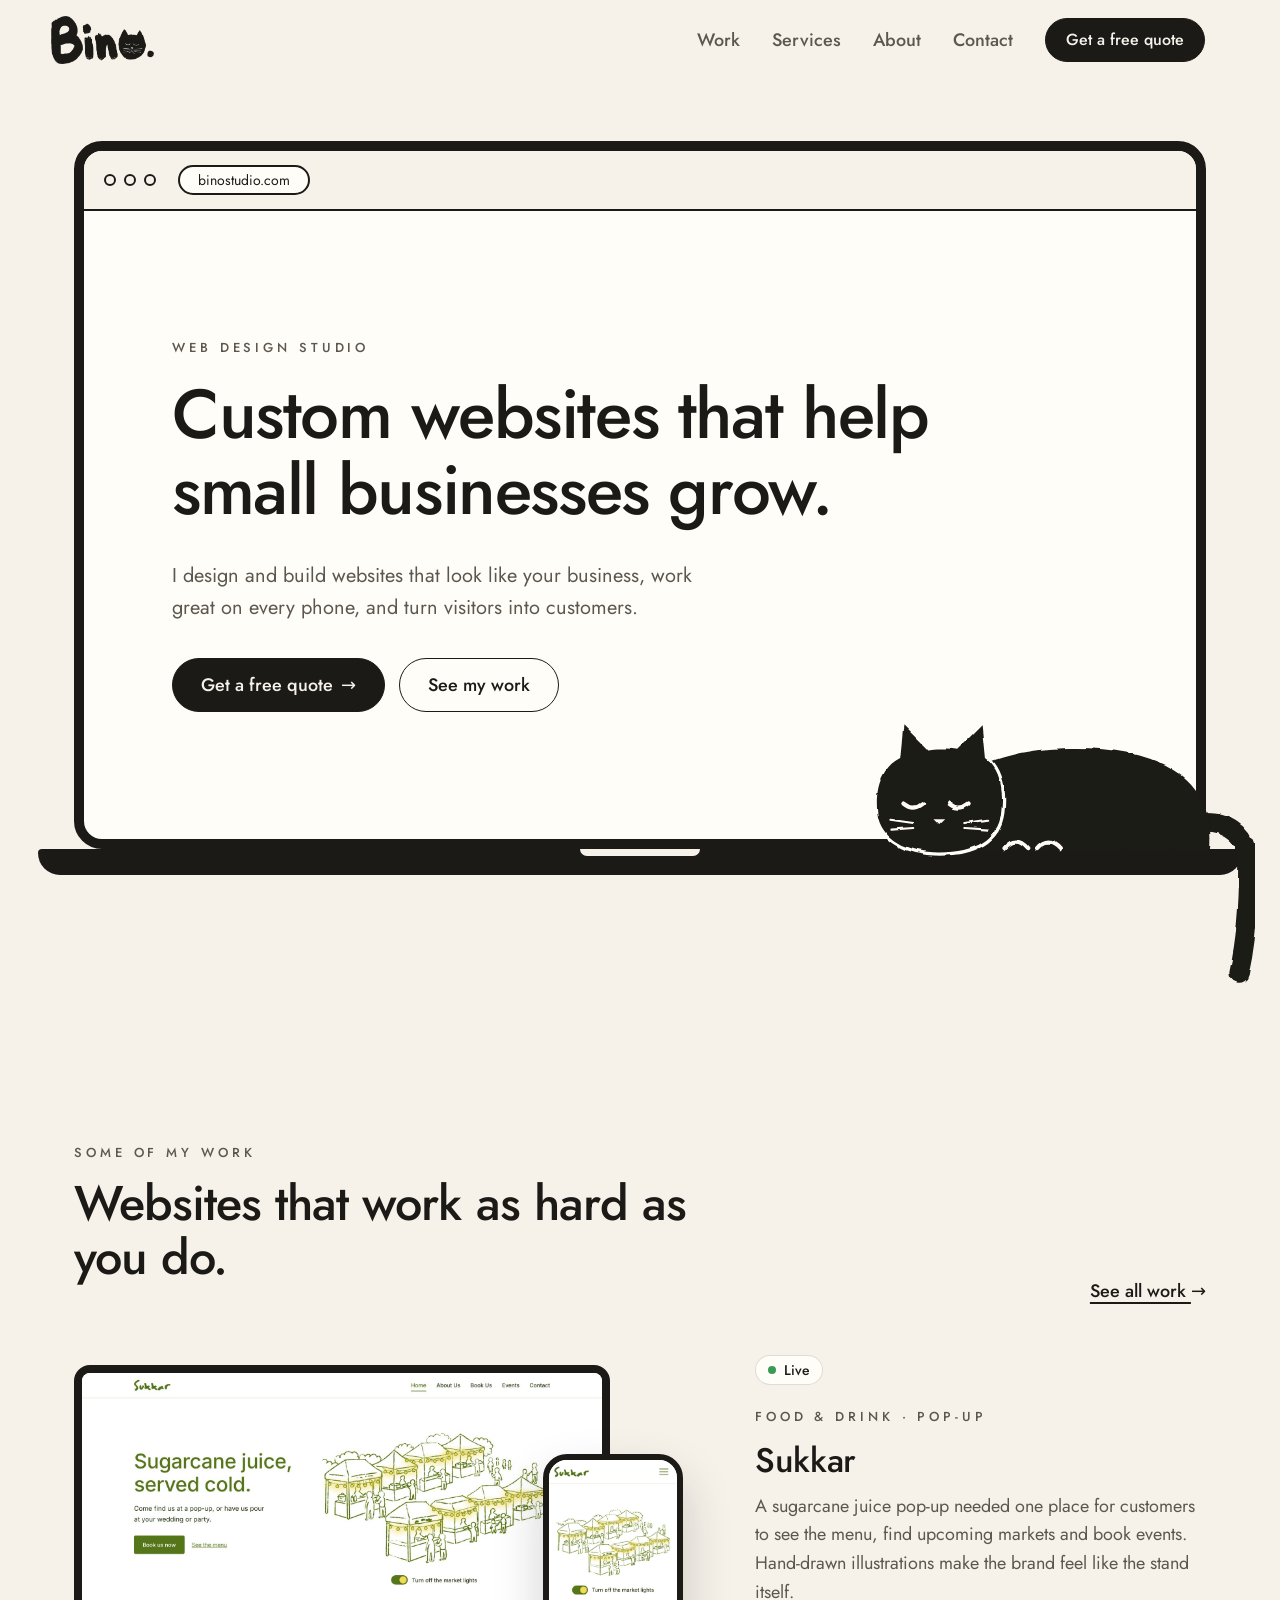
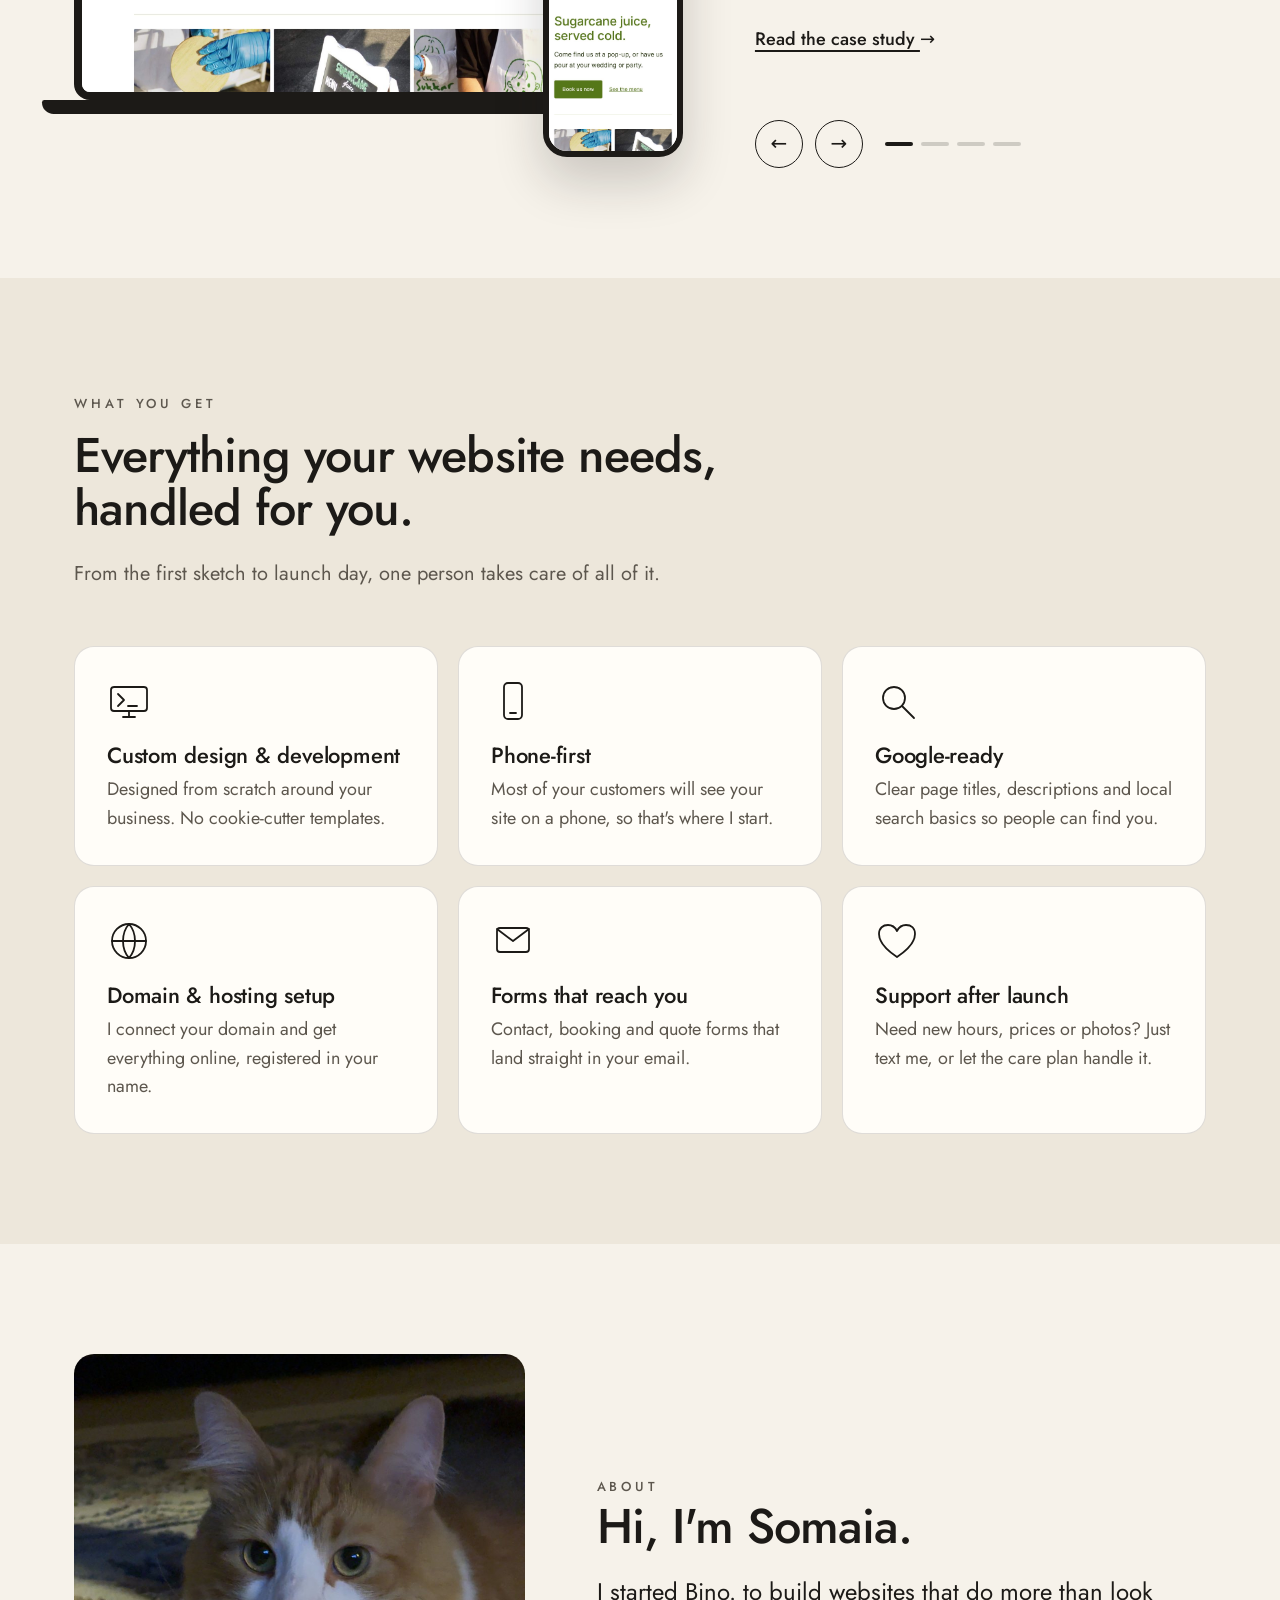
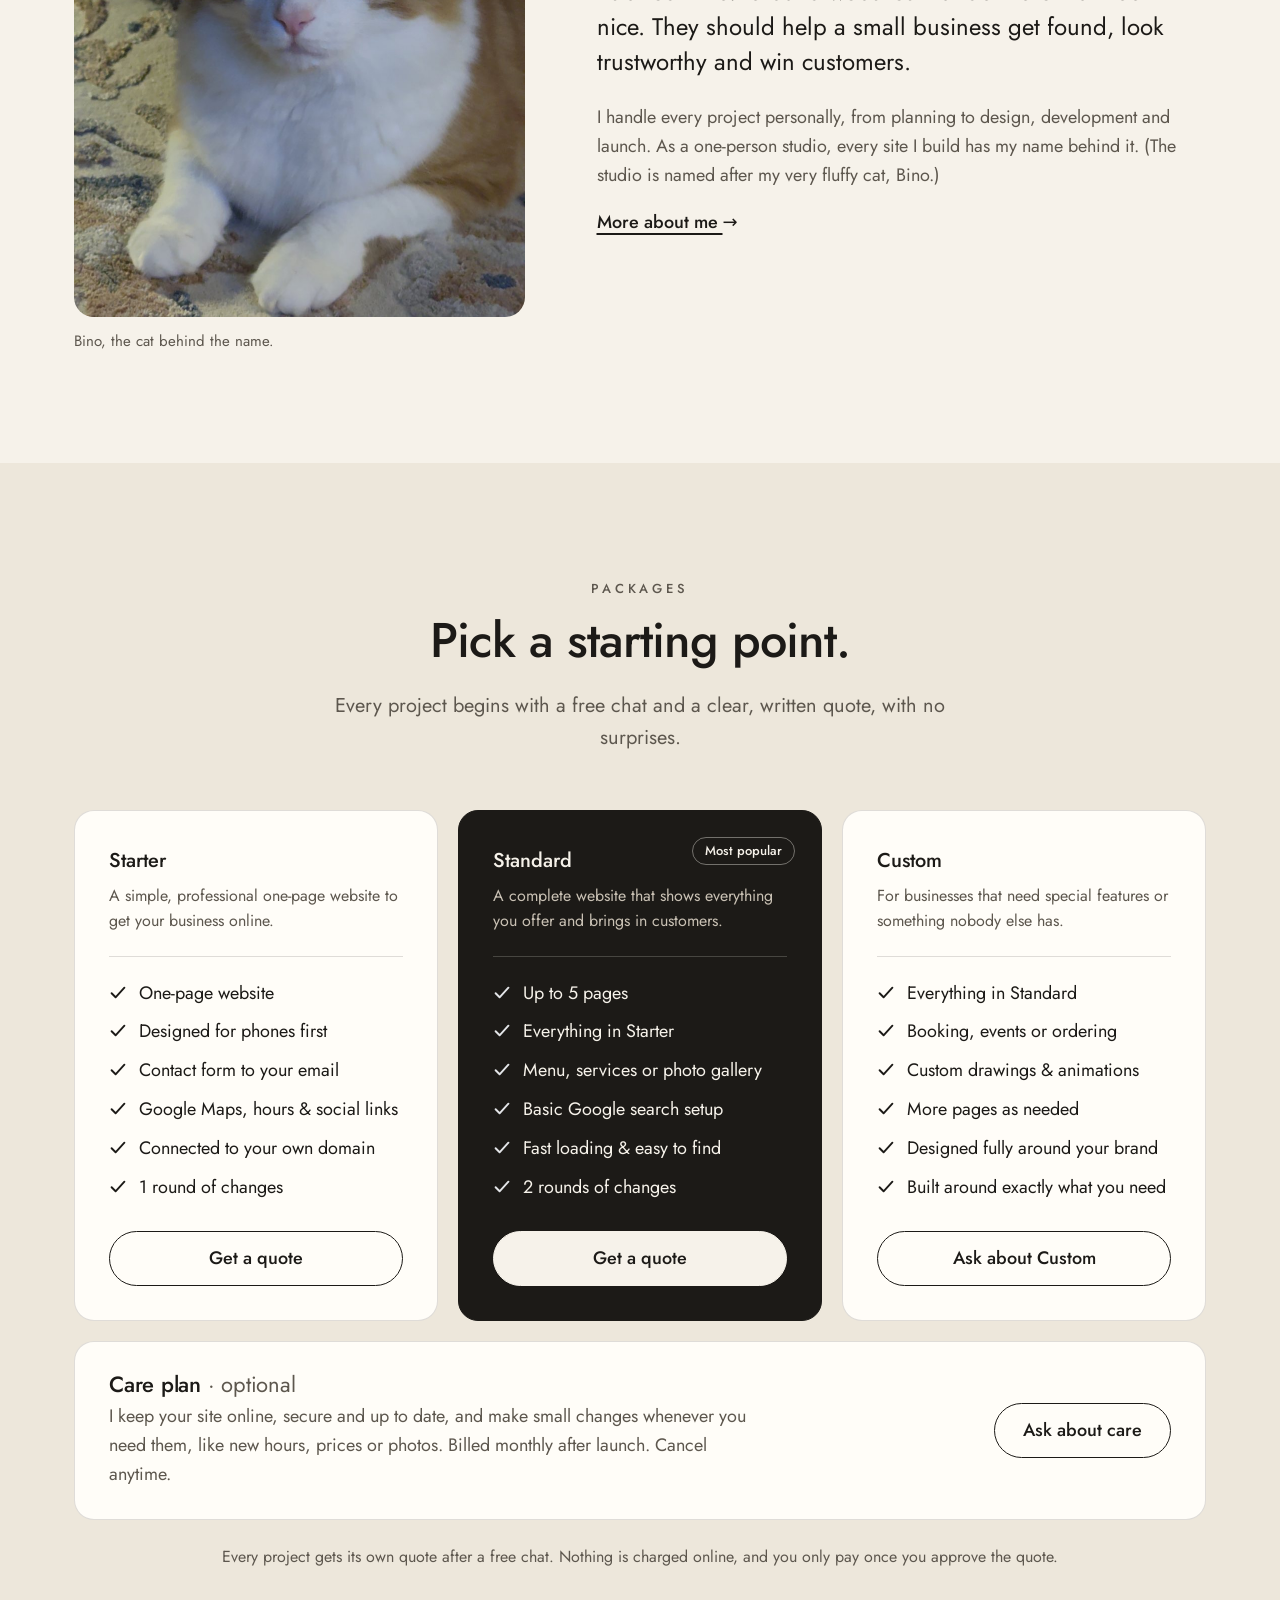
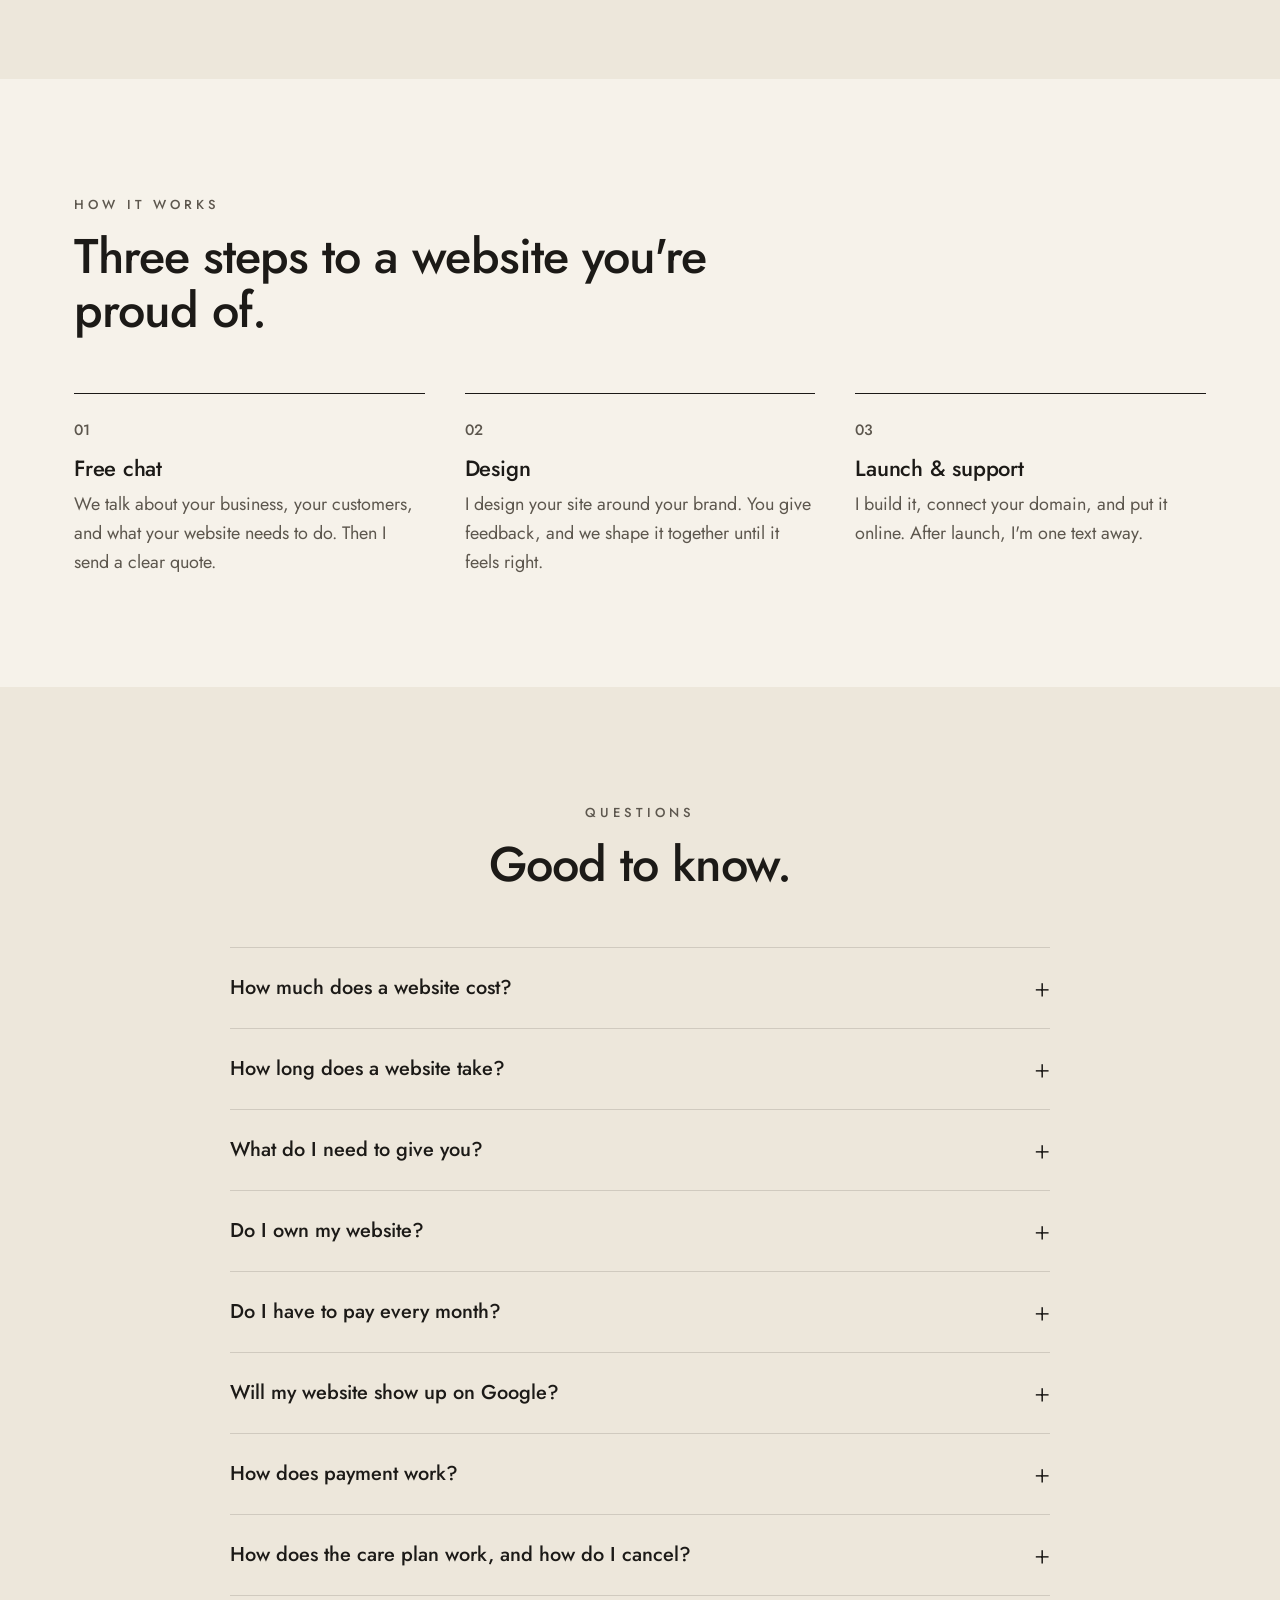
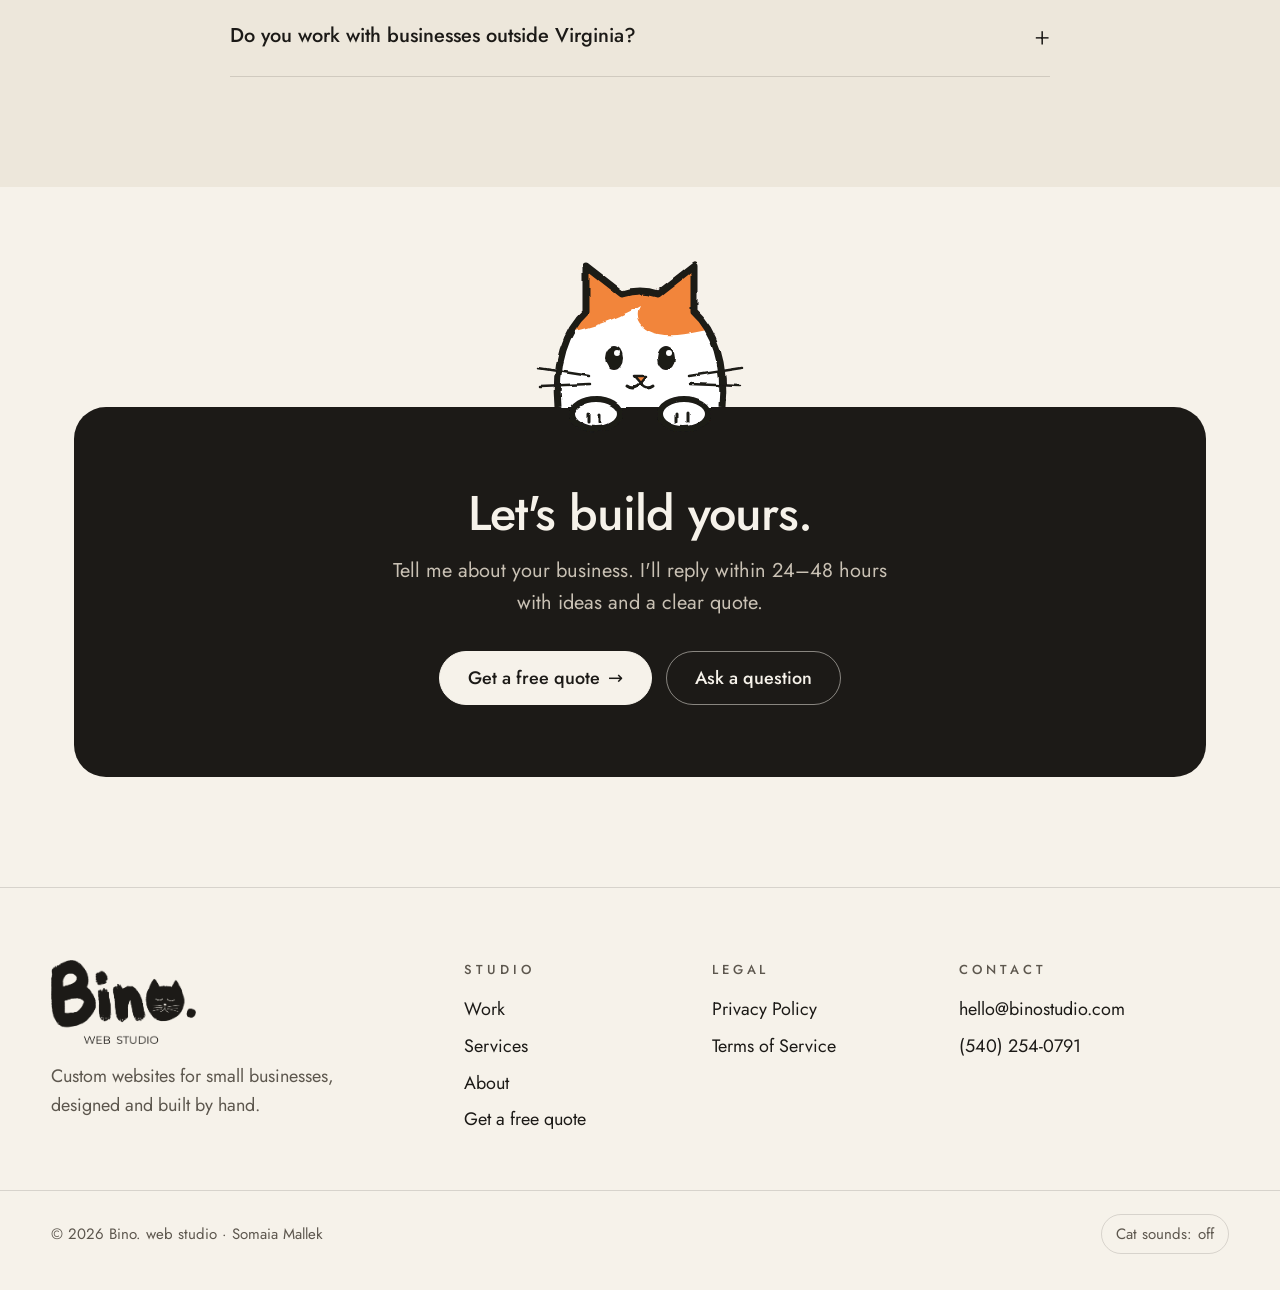
<file: index.html>
<!DOCTYPE html>
<html lang="en">
<head>
  <!-- ====== PAGE SETTINGS (not visible on the page) ====== -->
  <meta charset="UTF-8">
  <meta name="viewport" content="width=device-width, initial-scale=1.0">
  <title>Bino. web studio · Custom websites for small businesses</title>
  <meta name="description" content="Bino. is a one-person web design studio that designs and builds custom websites to help small businesses get found and win customers.">

  <!-- How the page looks when the link is shared -->
  <meta property="og:title" content="Bino. web studio · Custom websites for small businesses">
  <meta property="og:description" content="Bino. is a one-person web design studio that designs and builds custom websites to help small businesses get found and win customers.">
  <meta property="og:image" content="https://binostudio.com/images/social-preview.png">
  <meta name="twitter:card" content="summary_large_image">

  <!-- Tab icon -->
  <link rel="icon" href="images/logo/favicon.png" type="image/png">
  <link rel="apple-touch-icon" href="images/logo/apple-touch-icon.png">

  <!-- The font lives in /fonts. Preloading makes the text show up faster. -->
  <link rel="preload" href="fonts/jost.woff" as="font" type="font/woff" crossorigin>

  <!-- Our styles, in order: foundation → layout → pieces → pages → cats -->
  <link rel="stylesheet" href="css/base.css">
  <link rel="stylesheet" href="css/layout.css">
  <link rel="stylesheet" href="css/components.css">
  <link rel="stylesheet" href="css/pages.css">
  <link rel="stylesheet" href="css/cats.css">

  <!-- Tells the CSS that JavaScript is on (so scroll animations can run) -->
  <script>document.documentElement.classList.add('js');</script>
</head>
<body>

  <!-- ====== HEADER (same on every page) ====== -->
  <header class="site-header">
    <div class="container">
      <a href="index.html" class="logo"><img src="images/logo/bino-logo.png" alt="Bino. home" width="698" height="325"></a>

      <nav class="nav" aria-label="Main">
        <a href="work.html">Work</a>
        <a href="services.html">Services</a>
        <a href="about.html">About</a>
        <a href="contact.html">Contact</a>
        <a href="start.html" class="button button-small">Get a free quote</a>
      </nav>

      <div class="nav-tools">
        <button class="menu-button button button-outline button-small" type="button" aria-expanded="false">Menu</button>
      </div>
    </div>
  </header>


  <main>

    <!-- ====== 1. HERO: a laptop with a sleeping cat on it ======
         The headline and buttons live INSIDE the laptop screen.
         The cat is drawn in code (SVG) so its body, tail and Zzz's can move separately.
         Pet it with your mouse (or tap on a phone) and it purrs. -->
    <section class="hero">
      <div class="container">
        <div class="laptop">

          <div class="sleepy-cat" data-purr>
            <svg viewBox="0 0 270 240" role="img" aria-label="A black cat sleeping on the laptop, tail hanging off the side">
              <defs>
                <filter id="ink" x="-10%" y="-10%" width="120%" height="120%">
                  <feTurbulence type="fractalNoise" baseFrequency="0.07" numOctaves="3" seed="7" result="noise"/>
                  <feDisplacementMap in="SourceGraphic" in2="noise" scale="3" xChannelSelector="R" yChannelSelector="G"/>
                </filter>
              </defs>

              <!-- Tail: swings slowly from where it joins the body -->
              <g class="cat-tail" filter="url(#ink)">
                <path d="M222 124 C244 122 254 134 254 152 C254 178 252 198 248 216" stroke="#1c1a17" stroke-width="12" stroke-linecap="round" fill="none"/>
              </g>

              <!-- Body: grows a tiny bit taller and back down = breathing -->
              <g class="cat-body" filter="url(#ink)">
                <path d="M58 141 C54 100 90 78 148 78 C204 78 234 100 230 141 Z" fill="#1c1a17"/>
                <path d="M104 140 q7 -8 14 0 M124 140 q7 -8 14 0" stroke="#fffaf3" stroke-width="2.5" stroke-linecap="round" fill="none"/>
              </g>

              <!-- Head: rises a little with each breath -->
              <g class="cat-head" filter="url(#ink)">
                <path d="M26 118 C24 98 32 88 40 84 L42 64 L57 79 C62 78 70 78 75 79 L90 64 L92 84 C100 90 104 100 102 118 C100 134 86 142 64 142 C44 142 28 134 26 118 Z" fill="#1c1a17" stroke="#fffdf8" stroke-width="4" paint-order="stroke"/>
                <path d="M42 112 q6 5 12 0 M70 112 q6 5 12 0" stroke="#fffaf3" stroke-width="2.6" stroke-linecap="round" fill="none"/>
                <path d="M61 121 L67 121 L64 124 Z" fill="#fffaf3"/>
                <path d="M34 122 L48 124 M34 128 L48 127 M94 122 L80 124 M94 128 L80 127" stroke="#fffaf3" stroke-width="1.3" stroke-linecap="round"/>
              </g>
            </svg>

            <!-- The Zzz's float up from the cat's head, one after another -->
            <span class="zzz zzz-1" aria-hidden="true">Z</span>
            <span class="zzz zzz-2" aria-hidden="true">Z</span>
            <span class="zzz zzz-3" aria-hidden="true">z</span>
          </div>

          <!-- The screen -->
          <div class="laptop-screen">
            <div class="browser-bar" aria-hidden="true">
              <span class="browser-dot"></span>
              <span class="browser-dot"></span>
              <span class="browser-dot"></span>
              <span class="browser-address">binostudio.com</span>
            </div>

            <div class="screen-content">
              <span class="label">Web design studio</span>
              <h1>Custom websites that help small businesses grow.</h1>
              <p>I design and build websites that look like your business, work great on every phone, and turn visitors into customers.</p>
              <div class="button-row">
                <a href="start.html" class="button">Get a free quote <span class="arrow">→</span></a>
                <a href="#work" class="button button-outline">See my work</a>
              </div>
            </div>
          </div>

          <!-- The keyboard part under the screen -->
          <div class="laptop-base" aria-hidden="true"></div>
        </div>
      </div>
    </section>


    <!-- ====== 2. SOME OF MY WORK (a slideshow) ======
         showcase.js changes the slides. Each slide has 3 parts with the same
         data-slide number: the laptop screenshot, the phone screenshot, and the text. -->
    <section class="section" id="work">
      <div class="container">
        <div class="section-head" data-reveal>
          <div class="section-intro">
            <span class="label">Some of my work</span>
            <h2>Websites that work as hard as you do.</h2>
          </div>
          <a href="work.html" class="text-link">See all work <span class="arrow">→</span></a>
        </div>

        <div class="showcase" data-showcase data-reveal>
          <div class="device-stage">
            <div class="mock-laptop">
              <div class="mock-screen">
                <img class="slide" data-slide="0" src="images/work/sukkar/sukkar-desktop.jpg" alt="Sukkar home page on a laptop" width="1600" height="1000">
                <img class="slide" data-slide="1" src="images/work/sukkar/sukkar-book-desktop.jpg" alt="Sukkar booking page on a laptop" width="1600" height="1000" loading="lazy">
                <img class="slide" data-slide="2" src="images/work/sukkar/sukkar-events-desktop.jpg" alt="Sukkar events calendar on a laptop" width="1600" height="1000" loading="lazy">
                <div class="slide slide-soon" data-slide="3">
                  <svg viewBox="0 0 320 220" role="img" aria-label="Drawing of a Turkish tea glass and a coffee cup">
                <defs>
                  <filter id="ink-cafe111" x="-10%" y="-10%" width="120%" height="120%">
                    <feTurbulence type="fractalNoise" baseFrequency="0.07" numOctaves="3" seed="4" result="noise"/>
                    <feDisplacementMap in="SourceGraphic" in2="noise" scale="3" xChannelSelector="R" yChannelSelector="G"/>
                  </filter>
                  <clipPath id="tea-glass111"><path d="M72 60 C76 92 98 104 98 124 C98 144 88 160 90 184 L130 184 C132 160 122 144 122 124 C122 104 144 92 148 60 Z"/></clipPath>
                </defs>
                <g filter="url(#ink-cafe111)">
                  <!-- steam -->
                  <path d="M100 48 C90 34 112 26 102 10 M122 50 C112 36 132 28 124 14" stroke="#1c1a17" stroke-width="4" stroke-linecap="round" fill="none"/>
                  <path d="M220 100 C210 86 230 78 220 62 M244 100 C234 86 254 76 244 58" stroke="#1c1a17" stroke-width="4" stroke-linecap="round" fill="none"/>
                  <!-- tea glass on a saucer -->
                  <ellipse cx="110" cy="190" rx="66" ry="12" fill="#ffffff" stroke="#1c1a17" stroke-width="5"/>
                  <rect x="60" y="76" width="100" height="112" fill="#1c1a17" clip-path="url(#tea-glass111)"/>
                  <path d="M72 60 C76 92 98 104 98 124 C98 144 88 160 90 184 L130 184 C132 160 122 144 122 124 C122 104 144 92 148 60 Z" fill="none" stroke="#1c1a17" stroke-width="5" stroke-linejoin="round"/>
                  <path d="M84 86 C88 100 100 108 104 120" stroke="#ffffff" stroke-width="4" stroke-linecap="round" fill="none"/>
                  <!-- coffee cup on a saucer -->
                  <ellipse cx="232" cy="190" rx="60" ry="11" fill="#ffffff" stroke="#1c1a17" stroke-width="5"/>
                  <path d="M266 132 C292 128 294 162 262 164" stroke="#1c1a17" stroke-width="8" stroke-linecap="round" fill="none"/>
                  <path d="M192 118 L272 118 C270 158 254 182 232 182 C210 182 194 158 192 118 Z" fill="#1c1a17"/>
                  <path d="M200 138 l8 -7 l8 7 l8 -7 l8 7 l8 -7 l8 7 l8 -7 l8 7" stroke="#ffffff" stroke-width="2.5" stroke-linejoin="round" stroke-linecap="round" fill="none"/>
                </g>
              </svg>
                  <span class="label">Turkish café · In progress</span>
                </div>
              </div>
            </div>
            <div class="mock-phone">
              <img class="slide" data-slide="0" src="images/work/sukkar/sukkar-phone.jpg" alt="" width="780" height="1688">
              <img class="slide" data-slide="1" src="images/work/sukkar/sukkar-book-phone.jpg" alt="" width="780" height="1688" loading="lazy">
              <img class="slide" data-slide="2" src="images/work/sukkar/sukkar-events-phone.jpg" alt="" width="780" height="1688" loading="lazy">
              <div class="slide slide-soon" data-slide="3"><svg viewBox="0 0 320 220" role="img" aria-label="Drawing of a Turkish tea glass and a coffee cup">
                <defs>
                  <filter id="ink-cafe211" x="-10%" y="-10%" width="120%" height="120%">
                    <feTurbulence type="fractalNoise" baseFrequency="0.07" numOctaves="3" seed="4" result="noise"/>
                    <feDisplacementMap in="SourceGraphic" in2="noise" scale="3" xChannelSelector="R" yChannelSelector="G"/>
                  </filter>
                  <clipPath id="tea-glass211"><path d="M72 60 C76 92 98 104 98 124 C98 144 88 160 90 184 L130 184 C132 160 122 144 122 124 C122 104 144 92 148 60 Z"/></clipPath>
                </defs>
                <g filter="url(#ink-cafe211)">
                  <!-- steam -->
                  <path d="M100 48 C90 34 112 26 102 10 M122 50 C112 36 132 28 124 14" stroke="#1c1a17" stroke-width="4" stroke-linecap="round" fill="none"/>
                  <path d="M220 100 C210 86 230 78 220 62 M244 100 C234 86 254 76 244 58" stroke="#1c1a17" stroke-width="4" stroke-linecap="round" fill="none"/>
                  <!-- tea glass on a saucer -->
                  <ellipse cx="110" cy="190" rx="66" ry="12" fill="#ffffff" stroke="#1c1a17" stroke-width="5"/>
                  <rect x="60" y="76" width="100" height="112" fill="#1c1a17" clip-path="url(#tea-glass211)"/>
                  <path d="M72 60 C76 92 98 104 98 124 C98 144 88 160 90 184 L130 184 C132 160 122 144 122 124 C122 104 144 92 148 60 Z" fill="none" stroke="#1c1a17" stroke-width="5" stroke-linejoin="round"/>
                  <path d="M84 86 C88 100 100 108 104 120" stroke="#ffffff" stroke-width="4" stroke-linecap="round" fill="none"/>
                  <!-- coffee cup on a saucer -->
                  <ellipse cx="232" cy="190" rx="60" ry="11" fill="#ffffff" stroke="#1c1a17" stroke-width="5"/>
                  <path d="M266 132 C292 128 294 162 262 164" stroke="#1c1a17" stroke-width="8" stroke-linecap="round" fill="none"/>
                  <path d="M192 118 L272 118 C270 158 254 182 232 182 C210 182 194 158 192 118 Z" fill="#1c1a17"/>
                  <path d="M200 138 l8 -7 l8 7 l8 -7 l8 7 l8 -7 l8 7 l8 -7 l8 7" stroke="#ffffff" stroke-width="2.5" stroke-linejoin="round" stroke-linecap="round" fill="none"/>
                </g>
              </svg></div>
            </div>
          </div>

          <div>
            <div class="showcase-info" aria-live="polite">
              <div class="info" data-slide="0">
                <span class="status">Live</span><br>
                <span class="label">Food &amp; drink · Pop-up</span>
                <h3>Sukkar</h3>
                <p>A sugarcane juice pop-up needed one place for customers to see the menu, find upcoming markets and book events. Hand-drawn illustrations make the brand feel like the stand itself.</p>
                <a href="sukkar.html" class="text-link">Read the case study <span class="arrow">→</span></a>
              </div>
              <div class="info" data-slide="1">
                <span class="status">Live</span><br>
                <span class="label">Sukkar · Booking</span>
                <h3>Event booking, made simple</h3>
                <p>Couples and party hosts fill out one clear form with their date, guest count and event type, so every booking request arrives with everything needed to send a quote.</p>
                <a href="sukkar.html#solution" class="text-link">See how it works <span class="arrow">→</span></a>
              </div>
              <div class="info" data-slide="2">
                <span class="status">Live</span><br>
                <span class="label">Sukkar · Events</span>
                <h3>A calendar customers actually use</h3>
                <p>An events calendar shows where Sukkar pops up next, so regulars can find the stand without digging through social media.</p>
                <a href="https://sukkarcane.com" class="text-link" target="_blank" rel="noopener">Visit sukkarcane.com <span class="arrow">↗</span></a>
              </div>
              <div class="info" data-slide="3">
                <span class="status status-soon">In progress</span><br>
                <span class="label">Café · Prototype</span>
                <h3>Turkish café</h3>
                <p>A warm, easy-to-use website for a local Turkish café, with the menu, photos, hours and events in one place. Launching soon.</p>
                <a href="work.html#turkish-cafe" class="text-link">More about this project <span class="arrow">→</span></a>
              </div>
            </div>

            <div class="showcase-controls">
              <button class="round-button" type="button" data-prev aria-label="Previous project">←</button>
              <button class="round-button" type="button" data-next aria-label="Next project">→</button>
              <div class="dots">
                <button class="dot" type="button" aria-label="Slide 1"></button>
                <button class="dot" type="button" aria-label="Slide 2"></button>
                <button class="dot" type="button" aria-label="Slide 3"></button>
                <button class="dot" type="button" aria-label="Slide 4"></button>
              </div>
            </div>
          </div>
        </div>
      </div>
    </section>


    <!-- ====== 3. WHAT YOU GET ====== -->
    <section class="section section-soft">
      <div class="container">
        <div class="section-intro" data-reveal>
          <span class="label">What you get</span>
          <h2>Everything your website needs, handled for you.</h2>
          <p>From the first sketch to launch day, one person takes care of all of it.</p>
        </div>

        <div class="icon-grid">
          <div class="card" data-reveal><svg class="icon" viewBox="0 0 44 44" aria-hidden="true"><rect x="4" y="8" width="36" height="24" rx="3"/><path d="M16 38 H28 M22 32 V38 M11 15 L17 21 L11 27 M21 27 H30"/></svg><h3>Custom design &amp; development</h3><p>Designed from scratch around your business. No cookie-cutter templates.</p></div>
          <div class="card" data-reveal><svg class="icon" viewBox="0 0 44 44" aria-hidden="true"><rect x="13" y="4" width="18" height="36" rx="4"/><path d="M19 34 H25"/></svg><h3>Phone-first</h3><p>Most of your customers will see your site on a phone, so that's where I start.</p></div>
          <div class="card" data-reveal><svg class="icon" viewBox="0 0 44 44" aria-hidden="true"><circle cx="19" cy="19" r="11"/><path d="M27 27 L39 39"/></svg><h3>Google-ready</h3><p>Clear page titles, descriptions and local search basics so people can find you.</p></div>
          <div class="card" data-reveal><svg class="icon" viewBox="0 0 44 44" aria-hidden="true"><circle cx="22" cy="22" r="17"/><path d="M5 22 H39 M22 5 C14 14 14 30 22 39 M22 5 C30 14 30 30 22 39"/></svg><h3>Domain &amp; hosting setup</h3><p>I connect your domain and get everything online, registered in your name.</p></div>
          <div class="card" data-reveal><svg class="icon" viewBox="0 0 44 44" aria-hidden="true"><path d="M6 10 L22 22 L38 10"/><rect x="6" y="9" width="32" height="24" rx="3"/></svg><h3>Forms that reach you</h3><p>Contact, booking and quote forms that land straight in your email.</p></div>
          <div class="card" data-reveal><svg class="icon" viewBox="0 0 44 44" aria-hidden="true"><path d="M22 38 C10 30 4 23 4 15 C4 9 8 6 13 6 C17 6 20 8 22 12 C24 8 27 6 31 6 C36 6 40 9 40 15 C40 23 34 30 22 38 Z"/></svg><h3>Support after launch</h3><p>Need new hours, prices or photos? Just text me, or let the care plan handle it.</p></div>
        </div>
      </div>
    </section>


    <!-- ====== 4. ABOUT (short) ====== -->
    <section class="section">
      <div class="container about-grid">
        <div data-reveal>
          <figure class="portrait-figure">
            <div class="portrait"><img src="images/about/bino-1.jpg" alt="Bino, a fluffy orange and white cat" width="900" height="1125" loading="lazy"></div>
            <figcaption>Bino, the cat behind the name.</figcaption>
          </figure>
        </div>
        <div data-reveal>
          <span class="label">About</span>
          <h2>Hi, I'm Somaia.</h2>
          <p class="lead">I started Bino. to build websites that do more than look nice. They should help a small business get found, look trustworthy and win customers.</p>
          <p>I handle every project personally, from planning to design, development and launch. As a one-person studio, every site I build has my name behind it. (The studio is named after my very fluffy cat, Bino.)</p>
          <a href="about.html" class="text-link">More about me <span class="arrow">→</span></a>
        </div>
      </div>
    </section>


    <!-- ====== 5. PACKAGES ====== -->
    <section class="section section-soft" id="services">
      <div class="container">
        <div class="section-intro is-centered" data-reveal>
          <span class="label">Packages</span>
          <h2>Pick a starting point.</h2>
          <p>Every project begins with a free chat and a clear, written quote, with no surprises.</p>
        </div>

        <div class="plan-grid">
          <article class="plan-card" data-reveal>
            <span class="plan-name">Starter</span>
            <p class="plan-for">A simple, professional one-page website to get your business online.</p>
            <ul class="check-list">
              <li>One-page website</li>
              <li>Designed for phones first</li>
              <li>Contact form to your email</li>
              <li>Google Maps, hours &amp; social links</li>
              <li>Connected to your own domain</li>
              <li>1 round of changes</li>
            </ul>
            <a href="start.html?package=starter" class="button button-outline">Get a quote</a>
          </article>

          <article class="plan-card plan-card-featured" data-reveal>
            <span class="plan-badge">Most popular</span>
            <span class="plan-name">Standard</span>
            <p class="plan-for">A complete website that shows everything you offer and brings in customers.</p>
            <ul class="check-list">
              <li>Up to 5 pages</li>
              <li>Everything in Starter</li>
              <li>Menu, services or photo gallery</li>
              <li>Basic Google search setup</li>
              <li>Fast loading &amp; easy to find</li>
              <li>2 rounds of changes</li>
            </ul>
            <a href="start.html?package=standard" class="button button-light">Get a quote</a>
          </article>

          <article class="plan-card" data-reveal>
            <span class="plan-name">Custom</span>
            <p class="plan-for">For businesses that need special features or something nobody else has.</p>
            <ul class="check-list">
              <li>Everything in Standard</li>
              <li>Booking, events or ordering</li>
              <li>Custom drawings &amp; animations</li>
              <li>More pages as needed</li>
              <li>Designed fully around your brand</li>
              <li>Built around exactly what you need</li>
            </ul>
            <a href="start.html?package=custom" class="button button-outline">Ask about Custom</a>
          </article>
        </div>

        <div class="care-plan" data-reveal>
          <div>
            <h3>Care plan <span class="optional">· optional</span></h3>
            <p>I keep your site online, secure and up to date, and make small changes whenever you need them, like new hours, prices or photos. Billed monthly after launch. Cancel anytime.</p>
          </div>
          <a href="start.html?package=care" class="button button-outline">Ask about care</a>
        </div>

        <p class="pricing-note">Every project gets its own quote after a free chat. Nothing is charged online, and you only pay once you approve the quote.</p>

      </div>
    </section>


    <!-- ====== 6. HOW IT WORKS ====== -->
    <section class="section">
      <div class="container">
        <div class="section-intro" data-reveal>
          <span class="label">How it works</span>
          <h2>Three steps to a website you're proud of.</h2>
        </div>

        <ol class="steps">
          <li data-reveal>
            <span class="step-number">01</span>
            <h3>Free chat</h3>
            <p>We talk about your business, your customers, and what your website needs to do. Then I send a clear quote.</p>
          </li>
          <li data-reveal>
            <span class="step-number">02</span>
            <h3>Design</h3>
            <p>I design your site around your brand. You give feedback, and we shape it together until it feels right.</p>
          </li>
          <li data-reveal>
            <span class="step-number">03</span>
            <h3>Launch &amp; support</h3>
            <p>I build it, connect your domain, and put it online. After launch, I'm one text away.</p>
          </li>
        </ol>
      </div>
    </section>


    <!-- ====== 7. FAQ ====== -->
    <section class="section section-soft">
      <div class="container">
        <div class="section-intro is-centered" data-reveal>
          <span class="label">Questions</span>
          <h2>Good to know.</h2>
        </div>

        <div class="faq">
          <details>
            <summary>How much does a website cost?</summary>
            <p>It depends on how many pages and features you need. After a short, free chat, I send you a clear written quote with no surprises. You only pay once you approve it.</p>
          </details>
          <details>
            <summary>How long does a website take?</summary>
            <p>Most sites are ready in 1 to 4 weeks. It depends on the size of the site and how quickly I get your photos and text.</p>
          </details>
          <details>
            <summary>What do I need to give you?</summary>
            <p>Your logo, photos, and the details of what you sell. If you don't have everything, that's okay. I'll send you a simple checklist and help with the rest.</p>
          </details>
          <details>
            <summary>Do I own my website?</summary>
            <p>Yes. Once the project is paid in full, the website and its content are yours, and your domain is always registered in your name.</p>
          </details>
          <details>
            <summary>Do I have to pay every month?</summary>
            <p>No. The care plan is optional. Without it, I set up your hosting in your name and hand everything over. You can always ask me for changes later.</p>
          </details>
          <details>
            <summary>Will my website show up on Google?</summary>
            <p>Every Standard and Custom site gets a basic Google setup: clear page titles, descriptions, and a Google Business Profile link. Nobody can promise the #1 spot, but you'll be set up the right way.</p>
          </details>
          <details>
            <summary>How does payment work?</summary>
            <p>Nothing is charged on this website. Choosing a plan just starts a free quote request. After a short chat, I send a written quote. When you're happy with it, you pay a 50% deposit through a secure online invoice (card or bank transfer), and the rest before your site goes live.</p>
          </details>
          <details>
            <summary>How does the care plan work, and how do I cancel?</summary>
            <p>The care plan is optional and only starts after your site launches. It's billed automatically once a month to the card you choose. You can cancel anytime by emailing hello@binostudio.com, or from the billing link in your receipt, and it stops at the end of that month.</p>
          </details>
          <details>
            <summary>Do you work with businesses outside Virginia?</summary>
            <p>Yes. Everything can be done over email, phone and video calls, so it doesn't matter where your business is.</p>
          </details>
        </div>

      </div>
    </section>

    <!-- ====== CALL TO ACTION: Bino peeks over the black box ======
         Bino's eyes follow your mouse. Click him and he meows (if cat sounds are on). -->
    <section class="section">
      <div class="container">
        <div class="cta" data-reveal>
          <button class="peek-cat" type="button" data-meow aria-label="Bino the cat. Click to say hi.">
            <svg viewBox="0 0 220 200" aria-hidden="true">
              <defs>
                <filter id="ink-peek" x="-10%" y="-10%" width="120%" height="120%">
                  <feTurbulence type="fractalNoise" baseFrequency="0.06" numOctaves="3" seed="5" result="noise"/>
                  <feDisplacementMap in="SourceGraphic" in2="noise" scale="3.5" xChannelSelector="R" yChannelSelector="G"/>
                </filter>
                <clipPath id="peek-head"><path d="M28 171 C24 128 36 94 56 76 L56 30 L92 58 C104 54 116 54 128 58 L164 30 L164 76 C184 94 196 128 192 171 Z"/></clipPath>
              </defs>
              <g filter="url(#ink-peek)">
                <!-- head: white with an orange cap, like the real Bino -->
                <path d="M28 171 C24 128 36 94 56 76 L56 30 L92 58 C104 54 116 54 128 58 L164 30 L164 76 C184 94 196 128 192 171 Z" fill="#ffffff"/>
                <path class="peek-ear-left" d="M0 0 H220 V96 C186 84 160 104 128 98 C110 94 104 82 110 70 C96 78 70 90 40 96 C24 99 10 96 0 92 Z" fill="#f2853a" clip-path="url(#peek-head)"/>
                <path d="M28 171 C24 128 36 94 56 76 L56 30 L92 58 C104 54 116 54 128 58 L164 30 L164 76 C184 94 196 128 192 171" fill="none" stroke="#1c1a17" stroke-width="7" stroke-linejoin="round"/>
                <!-- open eyes (they follow your mouse) -->
                <g class="peek-eyes">
                  <g class="peek-pupil">
                    <ellipse cx="84" cy="122" rx="9" ry="12" fill="#1c1a17"/>
                    <ellipse cx="136" cy="122" rx="9" ry="12" fill="#1c1a17"/>
                    <circle cx="87" cy="117" r="3" fill="#ffffff"/>
                    <circle cx="139" cy="117" r="3" fill="#ffffff"/>
                  </g>
                </g>
                <!-- happy eyes ^ ^ (show after a click) -->
                <path class="peek-happy" d="M74 126 Q84 112 94 126 M126 126 Q136 112 146 126" stroke="#1c1a17" stroke-width="5" stroke-linecap="round" fill="none"/>
                <!-- nose, mouth, whiskers -->
                <path d="M104 140 L116 140 L110 147 Z" fill="#f2853a" stroke="#1c1a17" stroke-width="2.5" stroke-linejoin="round"/>
                <path d="M110 147 q-6 8 -13 3 M110 147 q6 8 13 3" stroke="#1c1a17" stroke-width="3" stroke-linecap="round" fill="none"/>
                <path d="M8 132 L60 140 M10 150 L60 148 M212 132 L160 140 M210 150 L160 148" stroke="#1c1a17" stroke-width="2.5" stroke-linecap="round"/>
                <!-- paws resting on the edge of the box -->
                <g fill="#ffffff" stroke="#1c1a17" stroke-width="6">
                  <ellipse cx="66" cy="178" rx="24" ry="15"/>
                  <ellipse cx="154" cy="178" rx="24" ry="15"/>
                </g>
                <path d="M58 186 v-8 M70 186 v-8 M146 186 v-8 M158 186 v-8" stroke="#1c1a17" stroke-width="3" stroke-linecap="round"/>
              </g>
            </svg>
          </button>

          <h2>Let's build yours.</h2>
          <p>Tell me about your business. I'll reply within 24–48 hours with ideas and a clear quote.</p>
          <div class="button-row">
            <a href="start.html" class="button button-light">Get a free quote <span class="arrow">→</span></a>
            <a href="contact.html" class="button button-outline">Ask a question</a>
          </div>
        </div>
      </div>
    </section>

  </main>

  <!-- ====== FOOTER (same on every page) ====== -->
  <footer class="site-footer">
    <div class="container">
      <div class="footer-grid">
        <div>
          <a href="index.html" class="logo logo-footer"><img src="images/logo/bino-logo-full.png" alt="Bino. web studio home" width="698" height="406"></a>
          <p class="footer-tagline">Custom websites for small businesses, designed and built by hand.</p>
        </div>
        <div>
          <span class="label footer-title">Studio</span>
          <ul>
            <li><a href="work.html">Work</a></li>
            <li><a href="services.html">Services</a></li>
            <li><a href="about.html">About</a></li>
            <li><a href="start.html">Get a free quote</a></li>
          </ul>
        </div>
        <div>
          <span class="label footer-title">Legal</span>
          <ul>
            <li><a href="privacy.html">Privacy Policy</a></li>
            <li><a href="terms.html">Terms of Service</a></li>
          </ul>
        </div>
        <div>
          <span class="label footer-title">Contact</span>
          <ul>
            <li><a href="mailto:hello@binostudio.com">hello@binostudio.com</a></li>
            <li><a href="tel:+15402540791">(540) 254-0791</a></li>
          </ul>
        </div>
      </div>
      <p class="footer-bottom">
        <span>© <span class="year">2026</span> Bino. web studio · Somaia Mallek</span>
        <button class="sound-toggle" type="button" aria-pressed="false">Cat sounds: <span class="sound-state">off</span></button>
      </p>
    </div>
  </footer>


  <!-- Scripts go at the end so the page shows up first -->
  <script src="js/main.js"></script>
  <script src="js/sound.js"></script>
  <script src="js/cats.js"></script>
  <script src="js/showcase.js"></script>
</body>
</html>
</file>
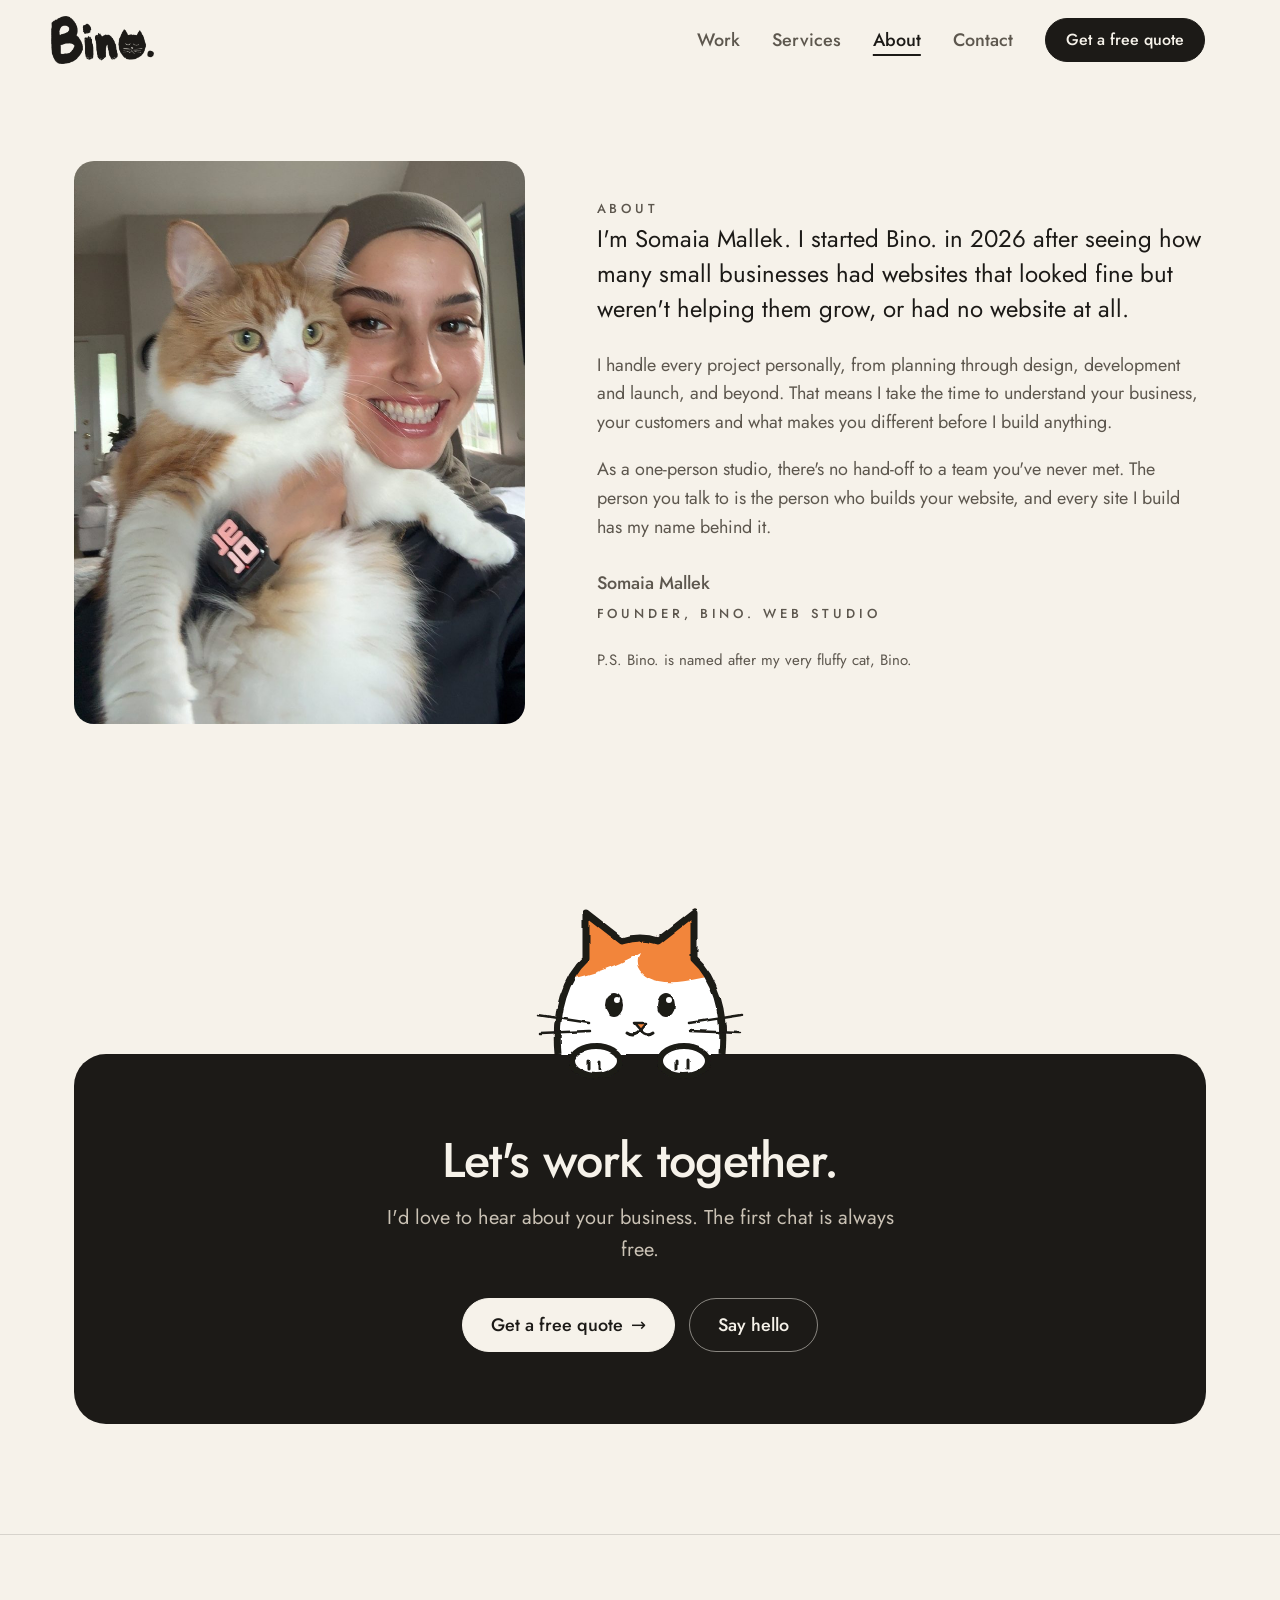
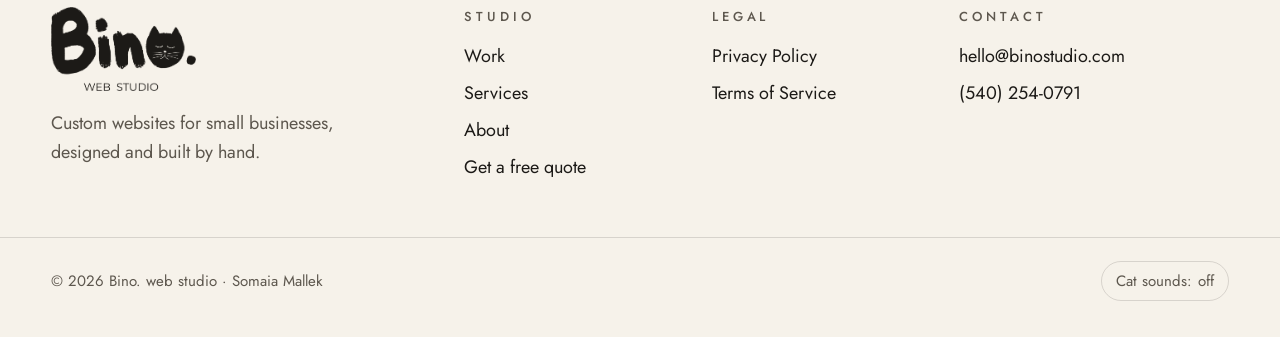
<file: about.html>
<!DOCTYPE html>
<html lang="en">
<head>
  <!-- ====== PAGE SETTINGS (not visible on the page) ====== -->
  <meta charset="UTF-8">
  <meta name="viewport" content="width=device-width, initial-scale=1.0">
  <title>About · Bino. web studio</title>
  <meta name="description" content="Somaia Mallek is the founder of Bino., a one-person web design studio.">

  <!-- How the page looks when the link is shared -->
  <meta property="og:title" content="About · Bino. web studio">
  <meta property="og:description" content="Somaia Mallek is the founder of Bino., a one-person web design studio.">
  <meta property="og:image" content="https://binostudio.com/images/social-preview.png">
  <meta name="twitter:card" content="summary_large_image">

  <!-- Tab icon -->
  <link rel="icon" href="images/logo/favicon.png" type="image/png">
  <link rel="apple-touch-icon" href="images/logo/apple-touch-icon.png">

  <!-- The font lives in /fonts. Preloading makes the text show up faster. -->
  <link rel="preload" href="fonts/jost.woff" as="font" type="font/woff" crossorigin>

  <!-- Our styles, in order: foundation → layout → pieces → pages → cats -->
  <link rel="stylesheet" href="css/base.css">
  <link rel="stylesheet" href="css/layout.css">
  <link rel="stylesheet" href="css/components.css">
  <link rel="stylesheet" href="css/pages.css">
  <link rel="stylesheet" href="css/cats.css">

  <!-- Tells the CSS that JavaScript is on (so scroll animations can run) -->
  <script>document.documentElement.classList.add('js');</script>
</head>
<body>

  <!-- ====== HEADER (same on every page) ====== -->
  <header class="site-header">
    <div class="container">
      <a href="index.html" class="logo"><img src="images/logo/bino-logo.png" alt="Bino. home" width="698" height="325"></a>

      <nav class="nav" aria-label="Main">
        <a href="work.html">Work</a>
        <a href="services.html">Services</a>
        <a href="about.html" aria-current="page">About</a>
        <a href="contact.html">Contact</a>
        <a href="start.html" class="button button-small">Get a free quote</a>
      </nav>

      <div class="nav-tools">
        <button class="menu-button button button-outline button-small" type="button" aria-expanded="false">Menu</button>
      </div>
    </div>
  </header>


  <main>

    <section class="section" style="padding-top: 80px">
      <div class="container about-grid">
        <div data-reveal>
          <figure class="portrait-figure">
            <div class="portrait"><img src="images/about/me-and-bino.jpg" alt="Somaia Mallek smiling and holding Bino, her fluffy orange and white cat" width="900" height="1125" loading="lazy"></div>
          </figure>
        </div>
        <div data-reveal>
          <span class="label">About</span>
          <h1 class="sr-only">About Somaia Mallek</h1>
          <p class="lead">I'm Somaia Mallek. I started Bino. in 2026 after seeing how many small businesses had websites that looked fine but weren't helping them grow, or had no website at all.</p>
          <p>I handle every project personally, from planning through design, development and launch, and beyond. That means I take the time to understand your business, your customers and what makes you different before I build anything.</p>
          <p>As a one-person studio, there's no hand-off to a team you've never met. The person you talk to is the person who builds your website, and every site I build has my name behind it.</p>
          <p class="signature">Somaia Mallek<br><span class="label">Founder, Bino. web studio</span></p>
          <p><small>P.S. Bino. is named after my very fluffy cat, Bino.</small></p>
        </div>
      </div>
    </section>

    <!-- ====== CALL TO ACTION: Bino peeks over the black box ======
         Bino's eyes follow your mouse. Click him and he meows (if cat sounds are on). -->
    <section class="section">
      <div class="container">
        <div class="cta" data-reveal>
          <button class="peek-cat" type="button" data-meow aria-label="Bino the cat. Click to say hi.">
            <svg viewBox="0 0 220 200" aria-hidden="true">
              <defs>
                <filter id="ink-peek" x="-10%" y="-10%" width="120%" height="120%">
                  <feTurbulence type="fractalNoise" baseFrequency="0.06" numOctaves="3" seed="5" result="noise"/>
                  <feDisplacementMap in="SourceGraphic" in2="noise" scale="3.5" xChannelSelector="R" yChannelSelector="G"/>
                </filter>
                <clipPath id="peek-head"><path d="M28 171 C24 128 36 94 56 76 L56 30 L92 58 C104 54 116 54 128 58 L164 30 L164 76 C184 94 196 128 192 171 Z"/></clipPath>
              </defs>
              <g filter="url(#ink-peek)">
                <!-- head: white with an orange cap, like the real Bino -->
                <path d="M28 171 C24 128 36 94 56 76 L56 30 L92 58 C104 54 116 54 128 58 L164 30 L164 76 C184 94 196 128 192 171 Z" fill="#ffffff"/>
                <path class="peek-ear-left" d="M0 0 H220 V96 C186 84 160 104 128 98 C110 94 104 82 110 70 C96 78 70 90 40 96 C24 99 10 96 0 92 Z" fill="#f2853a" clip-path="url(#peek-head)"/>
                <path d="M28 171 C24 128 36 94 56 76 L56 30 L92 58 C104 54 116 54 128 58 L164 30 L164 76 C184 94 196 128 192 171" fill="none" stroke="#1c1a17" stroke-width="7" stroke-linejoin="round"/>
                <!-- open eyes (they follow your mouse) -->
                <g class="peek-eyes">
                  <g class="peek-pupil">
                    <ellipse cx="84" cy="122" rx="9" ry="12" fill="#1c1a17"/>
                    <ellipse cx="136" cy="122" rx="9" ry="12" fill="#1c1a17"/>
                    <circle cx="87" cy="117" r="3" fill="#ffffff"/>
                    <circle cx="139" cy="117" r="3" fill="#ffffff"/>
                  </g>
                </g>
                <!-- happy eyes ^ ^ (show after a click) -->
                <path class="peek-happy" d="M74 126 Q84 112 94 126 M126 126 Q136 112 146 126" stroke="#1c1a17" stroke-width="5" stroke-linecap="round" fill="none"/>
                <!-- nose, mouth, whiskers -->
                <path d="M104 140 L116 140 L110 147 Z" fill="#f2853a" stroke="#1c1a17" stroke-width="2.5" stroke-linejoin="round"/>
                <path d="M110 147 q-6 8 -13 3 M110 147 q6 8 13 3" stroke="#1c1a17" stroke-width="3" stroke-linecap="round" fill="none"/>
                <path d="M8 132 L60 140 M10 150 L60 148 M212 132 L160 140 M210 150 L160 148" stroke="#1c1a17" stroke-width="2.5" stroke-linecap="round"/>
                <!-- paws resting on the edge of the box -->
                <g fill="#ffffff" stroke="#1c1a17" stroke-width="6">
                  <ellipse cx="66" cy="178" rx="24" ry="15"/>
                  <ellipse cx="154" cy="178" rx="24" ry="15"/>
                </g>
                <path d="M58 186 v-8 M70 186 v-8 M146 186 v-8 M158 186 v-8" stroke="#1c1a17" stroke-width="3" stroke-linecap="round"/>
              </g>
            </svg>
          </button>

          <h2>Let's work together.</h2>
          <p>I'd love to hear about your business. The first chat is always free.</p>
          <div class="button-row">
            <a href="start.html" class="button button-light">Get a free quote <span class="arrow">→</span></a>
            <a href="contact.html" class="button button-outline">Say hello</a>
          </div>
        </div>
      </div>
    </section>

  </main>

  <!-- ====== FOOTER (same on every page) ====== -->
  <footer class="site-footer">
    <div class="container">
      <div class="footer-grid">
        <div>
          <a href="index.html" class="logo logo-footer"><img src="images/logo/bino-logo-full.png" alt="Bino. web studio home" width="698" height="406"></a>
          <p class="footer-tagline">Custom websites for small businesses, designed and built by hand.</p>
        </div>
        <div>
          <span class="label footer-title">Studio</span>
          <ul>
            <li><a href="work.html">Work</a></li>
            <li><a href="services.html">Services</a></li>
            <li><a href="about.html">About</a></li>
            <li><a href="start.html">Get a free quote</a></li>
          </ul>
        </div>
        <div>
          <span class="label footer-title">Legal</span>
          <ul>
            <li><a href="privacy.html">Privacy Policy</a></li>
            <li><a href="terms.html">Terms of Service</a></li>
          </ul>
        </div>
        <div>
          <span class="label footer-title">Contact</span>
          <ul>
            <li><a href="mailto:hello@binostudio.com">hello@binostudio.com</a></li>
            <li><a href="tel:+15402540791">(540) 254-0791</a></li>
          </ul>
        </div>
      </div>
      <p class="footer-bottom">
        <span>© <span class="year">2026</span> Bino. web studio · Somaia Mallek</span>
        <button class="sound-toggle" type="button" aria-pressed="false">Cat sounds: <span class="sound-state">off</span></button>
      </p>
    </div>
  </footer>


  <!-- Scripts go at the end so the page shows up first -->
  <script src="js/main.js"></script>
  <script src="js/sound.js"></script>
  <script src="js/cats.js"></script>
</body>
</html>
</file>
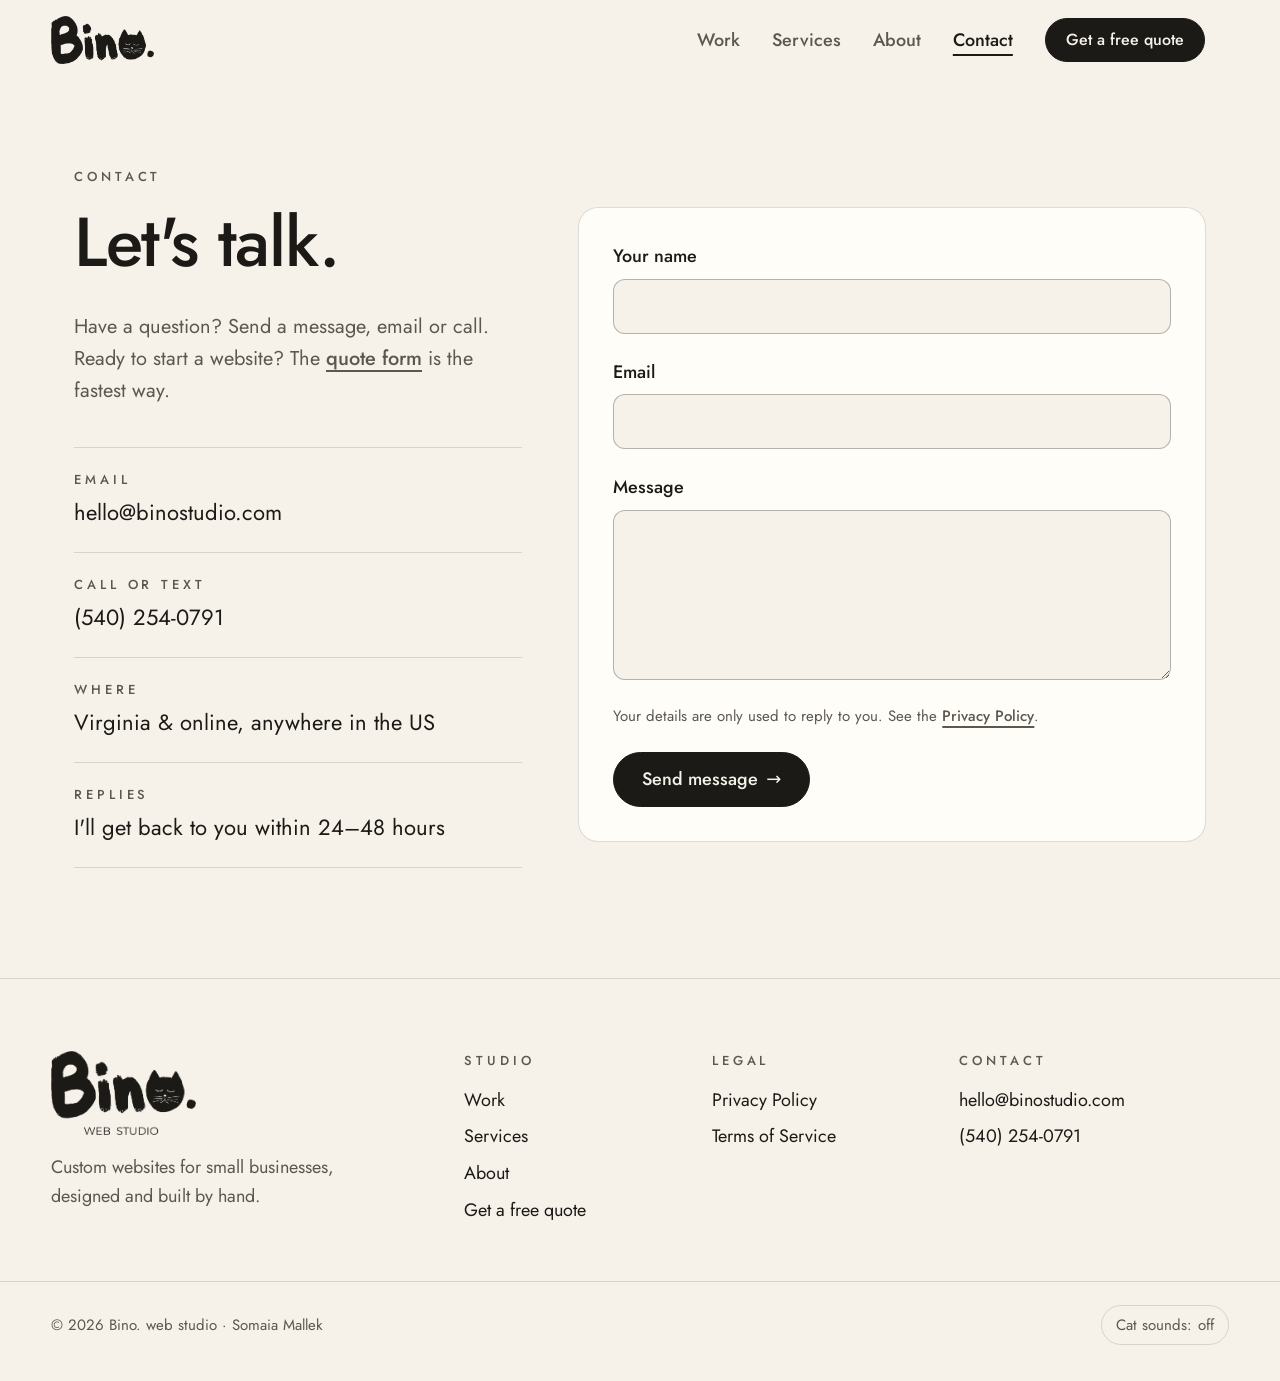
<file: contact.html>
<!DOCTYPE html>
<html lang="en">
<head>
  <!-- ====== PAGE SETTINGS (not visible on the page) ====== -->
  <meta charset="UTF-8">
  <meta name="viewport" content="width=device-width, initial-scale=1.0">
  <title>Contact · Bino. web studio</title>
  <meta name="description" content="Contact Bino. web studio: hello@binostudio.com or (540) 254-0791.">

  <!-- How the page looks when the link is shared -->
  <meta property="og:title" content="Contact · Bino. web studio">
  <meta property="og:description" content="Contact Bino. web studio: hello@binostudio.com or (540) 254-0791.">
  <meta property="og:image" content="https://binostudio.com/images/social-preview.png">
  <meta name="twitter:card" content="summary_large_image">

  <!-- Tab icon -->
  <link rel="icon" href="images/logo/favicon.png" type="image/png">
  <link rel="apple-touch-icon" href="images/logo/apple-touch-icon.png">

  <!-- The font lives in /fonts. Preloading makes the text show up faster. -->
  <link rel="preload" href="fonts/jost.woff" as="font" type="font/woff" crossorigin>

  <!-- Our styles, in order: foundation → layout → pieces → pages → cats -->
  <link rel="stylesheet" href="css/base.css">
  <link rel="stylesheet" href="css/layout.css">
  <link rel="stylesheet" href="css/components.css">
  <link rel="stylesheet" href="css/pages.css">
  <link rel="stylesheet" href="css/cats.css">

  <!-- Tells the CSS that JavaScript is on (so scroll animations can run) -->
  <script>document.documentElement.classList.add('js');</script>
</head>
<body>

  <!-- ====== HEADER (same on every page) ====== -->
  <header class="site-header">
    <div class="container">
      <a href="index.html" class="logo"><img src="images/logo/bino-logo.png" alt="Bino. home" width="698" height="325"></a>

      <nav class="nav" aria-label="Main">
        <a href="work.html">Work</a>
        <a href="services.html">Services</a>
        <a href="about.html">About</a>
        <a href="contact.html" aria-current="page">Contact</a>
        <a href="start.html" class="button button-small">Get a free quote</a>
      </nav>

      <div class="nav-tools">
        <button class="menu-button button button-outline button-small" type="button" aria-expanded="false">Menu</button>
      </div>
    </div>
  </header>


  <main>





    <!-- ====== INTRO + CONTACT DETAILS (left) + SHORT FORM (right) ====== -->
    <section class="section form-section contact-section">
      <div class="container contact-grid">

        <!-- Left: intro, then ways to reach Bino. -->
        <div class="contact-left">
        <div class="contact-intro">
          <span class="label">Contact</span>
          <h1>Let's talk.</h1>
          <p>Have a question? Send a message, email or call. Ready to start a website? The <a href="start.html" class="text-link">quote form</a> is the fastest way.</p>
        </div>
        <div class="contact-details">
          <div class="contact-item">
            <span class="label">Email</span>
            <p><a href="mailto:hello@binostudio.com">hello@binostudio.com</a></p>
          </div>
          <div class="contact-item">
            <span class="label">Call or text</span>
            <p><a href="tel:+15402540791">(540) 254-0791</a></p>
          </div>
          <div class="contact-item">
            <span class="label">Where</span>
            <p>Virginia &amp; online, anywhere in the US</p>
          </div>
          <div class="contact-item">
            <span class="label">Replies</span>
            <p>I'll get back to you within 24–48 hours</p>
          </div>
        </div>
        </div>

        <!-- Right: the short contact form (works the same way as the project form) -->
        <form class="form" name="contact" method="POST" action="thanks.html" data-netlify="true" netlify-honeypot="bot-field">
          <input type="hidden" name="form-name" value="contact">
          <p class="sr-only"><label>Don't fill this out: <input name="bot-field"></label></p>

          <div class="field">
            <label for="c-name">Your name</label>
            <input id="c-name" name="name" type="text" autocomplete="name" required>
          </div>
          <div class="field">
            <label for="c-email">Email</label>
            <input id="c-email" name="email" type="email" autocomplete="email" required>
          </div>
          <div class="field">
            <label for="c-message">Message</label>
            <textarea id="c-message" name="message" rows="5" required></textarea>
          </div>
          <p class="form-note">Your details are only used to reply to you. See the <a href="privacy.html" class="text-link">Privacy Policy</a>.</p>
          <button type="submit" class="button">Send message <span class="arrow">→</span></button>
        </form>

      </div>
    </section>

  
  
  
  
  </main>

  <!-- ====== FOOTER (same on every page) ====== -->
  <footer class="site-footer">
    <div class="container">
      <div class="footer-grid">
        <div>
          <a href="index.html" class="logo logo-footer"><img src="images/logo/bino-logo-full.png" alt="Bino. web studio home" width="698" height="406"></a>
          <p class="footer-tagline">Custom websites for small businesses, designed and built by hand.</p>
        </div>
        <div>
          <span class="label footer-title">Studio</span>
          <ul>
            <li><a href="work.html">Work</a></li>
            <li><a href="services.html">Services</a></li>
            <li><a href="about.html">About</a></li>
            <li><a href="start.html">Get a free quote</a></li>
          </ul>
        </div>
        <div>
          <span class="label footer-title">Legal</span>
          <ul>
            <li><a href="privacy.html">Privacy Policy</a></li>
            <li><a href="terms.html">Terms of Service</a></li>
          </ul>
        </div>
        <div>
          <span class="label footer-title">Contact</span>
          <ul>
            <li><a href="mailto:hello@binostudio.com">hello@binostudio.com</a></li>
            <li><a href="tel:+15402540791">(540) 254-0791</a></li>
          </ul>
        </div>
      </div>
      <p class="footer-bottom">
        <span>© <span class="year">2026</span> Bino. web studio · Somaia Mallek</span>
        <button class="sound-toggle" type="button" aria-pressed="false">Cat sounds: <span class="sound-state">off</span></button>
      </p>
    </div>
  </footer>


  <!-- Scripts go at the end so the page shows up first -->
  <script src="js/main.js"></script>
  <script src="js/sound.js"></script>
  <script src="js/cats.js"></script>
</body>
</html>
</file>
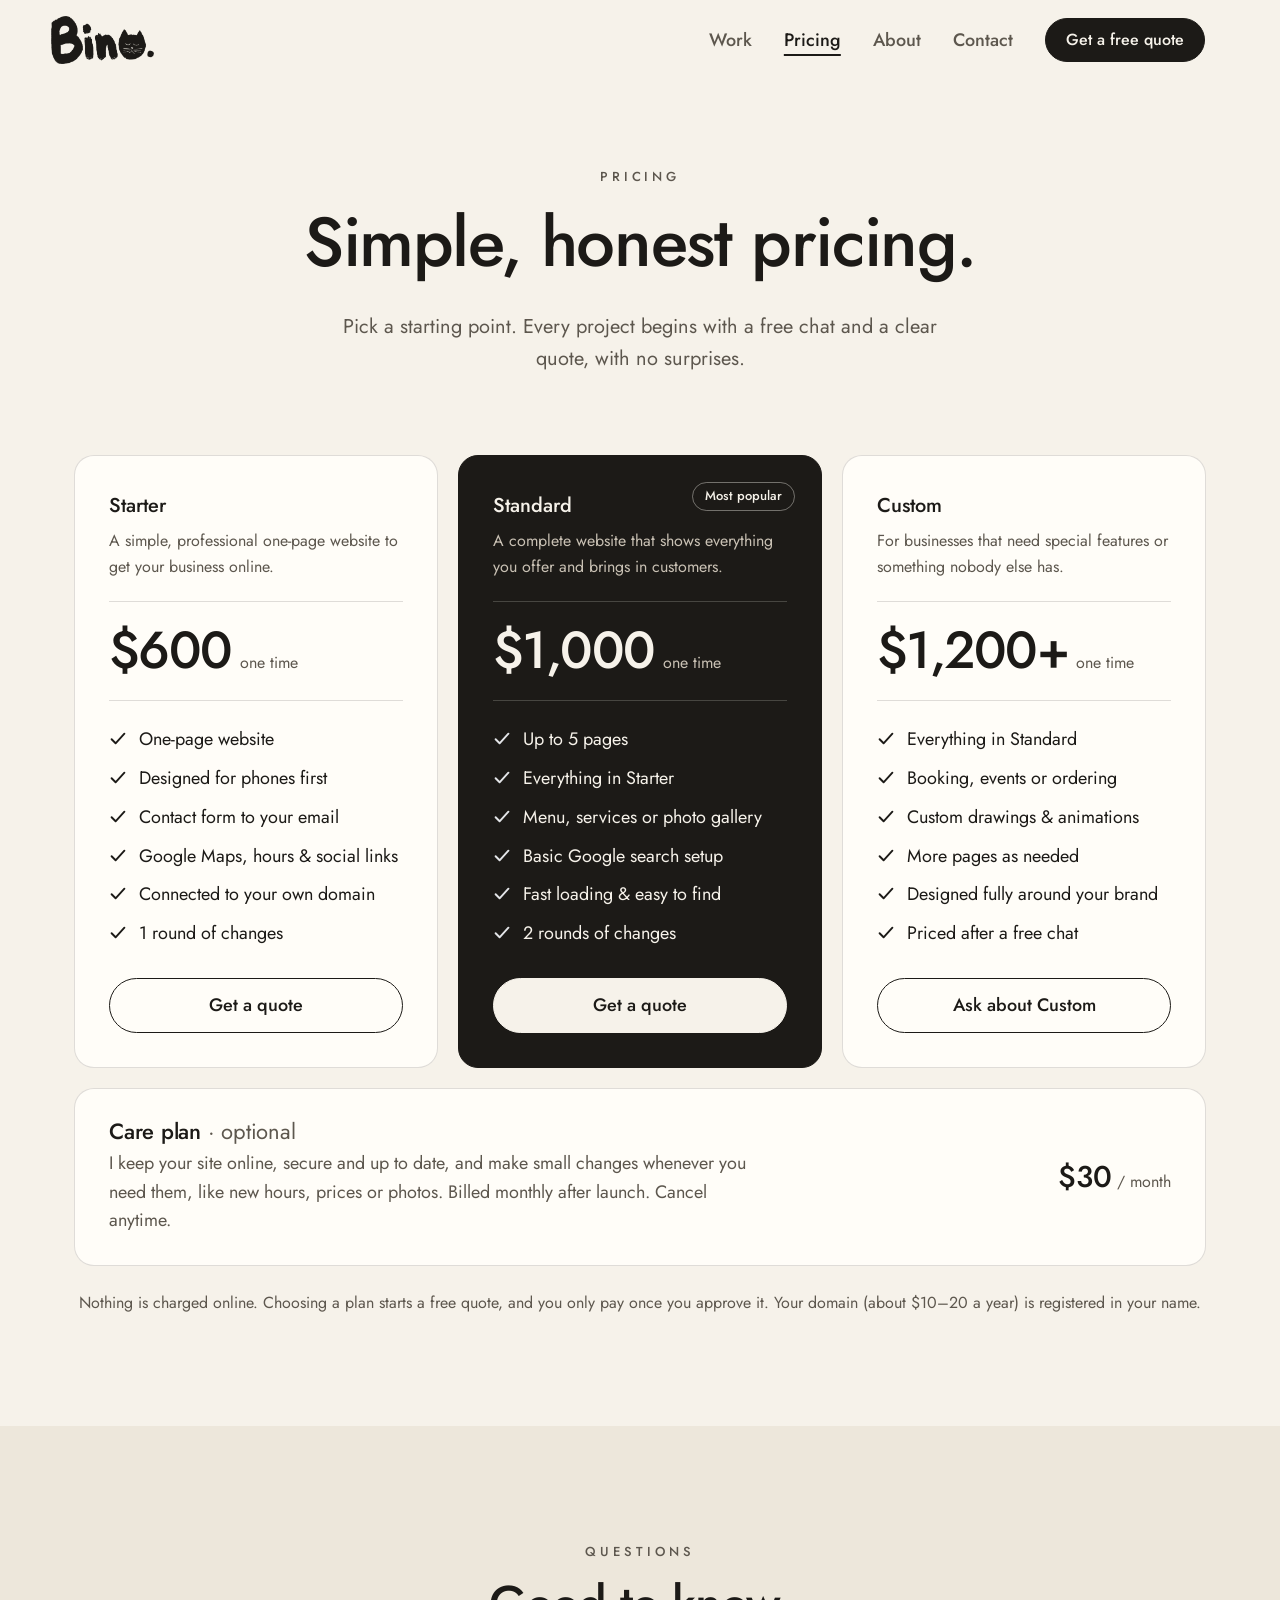
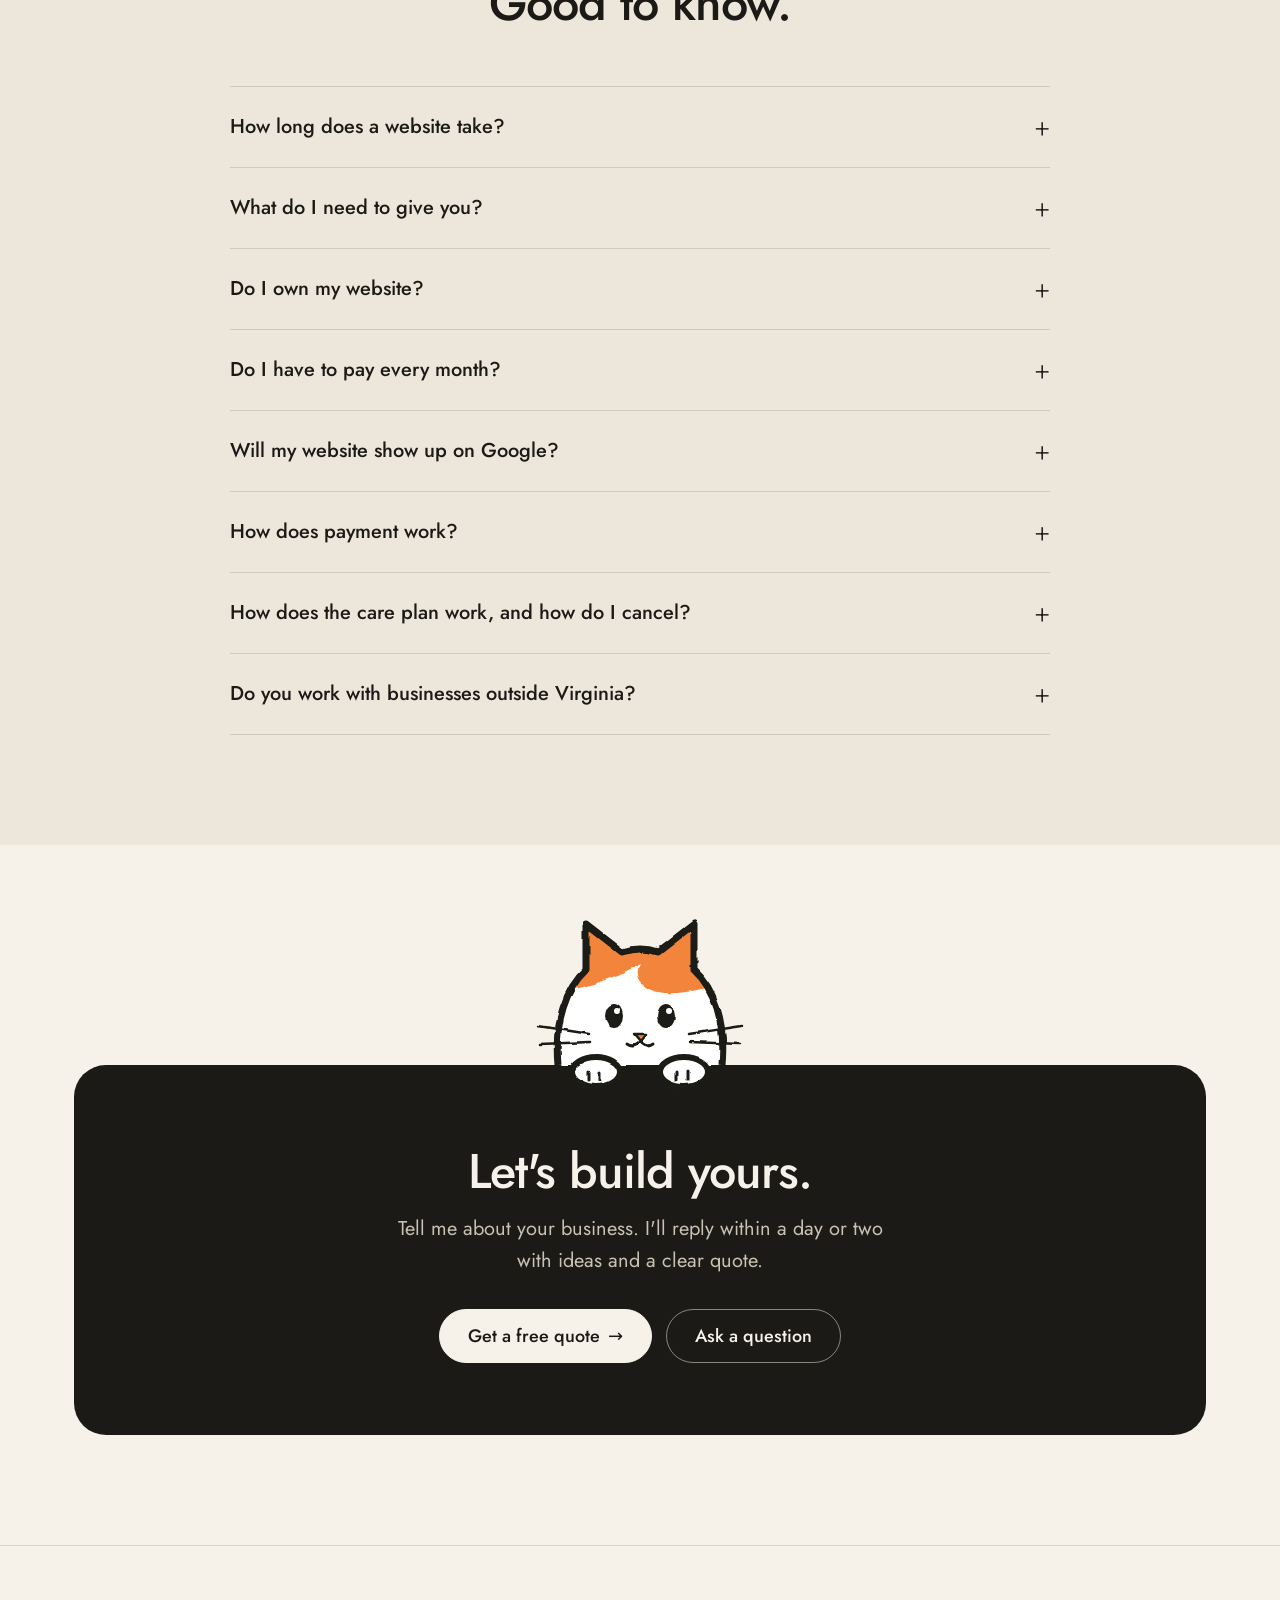
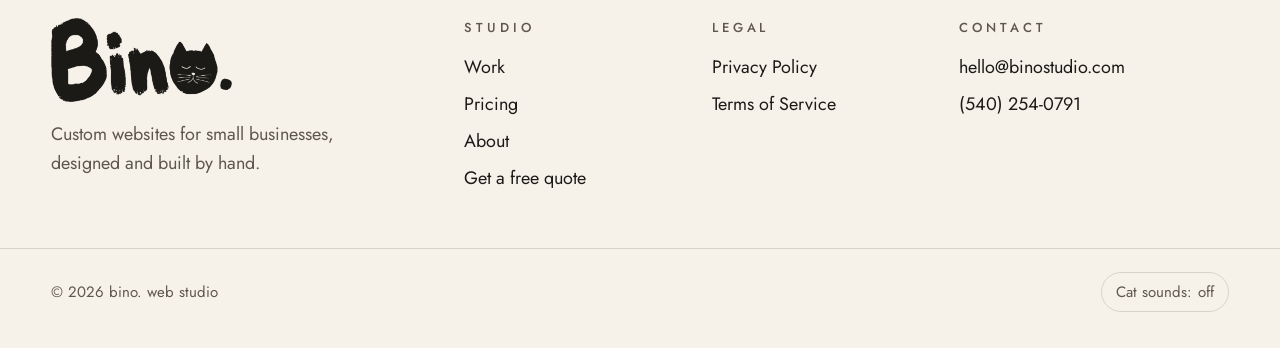
<file: pricing.html>
<!DOCTYPE html>
<html lang="en">
<head>
  <!-- ====== PAGE SETTINGS (not visible on the page) ====== -->
  <meta charset="UTF-8">
  <meta name="viewport" content="width=device-width, initial-scale=1.0">
  <title>Pricing · bino. web studio</title>
  <meta name="description" content="Website pricing for small businesses: Starter $600, Standard $1,000, Custom from $1,200, and an optional $30/month care plan.">

  <!-- How the page looks when the link is shared -->
  <meta property="og:title" content="Pricing · bino. web studio">
  <meta property="og:description" content="Website pricing for small businesses: Starter $600, Standard $1,000, Custom from $1,200, and an optional $30/month care plan.">
  <meta property="og:image" content="https://binostudio.com/images/social-preview.png">
  <meta name="twitter:card" content="summary_large_image">

  <!-- Tab icon -->
  <link rel="icon" href="images/logo/favicon.png" type="image/png">
  <link rel="apple-touch-icon" href="images/logo/apple-touch-icon.png">

  <!-- The font lives in /fonts. Preloading makes the text show up faster. -->
  <link rel="preload" href="fonts/jost.woff" as="font" type="font/woff" crossorigin>

  <!-- Our styles, in order: foundation → layout → pieces → pages → cats -->
  <link rel="stylesheet" href="css/base.css">
  <link rel="stylesheet" href="css/layout.css">
  <link rel="stylesheet" href="css/components.css">
  <link rel="stylesheet" href="css/pages.css">
  <link rel="stylesheet" href="css/cats.css">

  <!-- Tells the CSS that JavaScript is on (so scroll animations can run) -->
  <script>document.documentElement.classList.add('js');</script>
</head>
<body>

  <!-- ====== HEADER (same on every page) ====== -->
  <header class="site-header">
    <div class="container">
      <a href="index.html" class="logo"><img src="images/logo/bino-logo.png" alt="bino. home" width="851" height="367"></a>

      <nav class="nav" aria-label="Main">
        <a href="work.html">Work</a>
        <a href="pricing.html" aria-current="page">Pricing</a>
        <a href="about.html">About</a>
        <a href="contact.html">Contact</a>
        <a href="start.html" class="button button-small">Get a free quote</a>
      </nav>

      <div class="nav-tools">
        <button class="menu-button button button-outline button-small" type="button" aria-expanded="false">Menu</button>
      </div>
    </div>
  </header>


  <main>

    <!-- ====== 1. INTRO ====== -->
    <section class="page-header is-centered">
      <div class="container">
        <span class="label">Pricing</span>
        <h1>Simple, honest pricing.</h1>
        <p>Pick a starting point. Every project begins with a free chat and a clear quote, with no surprises.</p>
      </div>
    </section>


    <!-- ====== 2. PLANS ====== -->
    <section class="section" style="padding-top: 20px">
      <div class="container">

        <div class="plan-grid">
          <article class="plan-card" data-reveal>
            <span class="plan-name">Starter</span>
            <p class="plan-for">A simple, professional one-page website to get your business online.</p>
            <div class="price"><strong>$600</strong><span>one time</span></div>
            <ul class="check-list">
              <li>One-page website</li>
              <li>Designed for phones first</li>
              <li>Contact form to your email</li>
              <li>Google Maps, hours &amp; social links</li>
              <li>Connected to your own domain</li>
              <li>1 round of changes</li>
            </ul>
            <a href="start.html?package=starter" class="button button-outline">Get a quote</a>
          </article>

          <article class="plan-card plan-card-featured" data-reveal>
            <span class="plan-badge">Most popular</span>
            <span class="plan-name">Standard</span>
            <p class="plan-for">A complete website that shows everything you offer and brings in customers.</p>
            <div class="price"><strong>$1,000</strong><span>one time</span></div>
            <ul class="check-list">
              <li>Up to 5 pages</li>
              <li>Everything in Starter</li>
              <li>Menu, services or photo gallery</li>
              <li>Basic Google search setup</li>
              <li>Fast loading &amp; easy to find</li>
              <li>2 rounds of changes</li>
            </ul>
            <a href="start.html?package=standard" class="button button-light">Get a quote</a>
          </article>

          <article class="plan-card" data-reveal>
            <span class="plan-name">Custom</span>
            <p class="plan-for">For businesses that need special features or something nobody else has.</p>
            <div class="price"><strong>$1,200+</strong><span>one time</span></div>
            <ul class="check-list">
              <li>Everything in Standard</li>
              <li>Booking, events or ordering</li>
              <li>Custom drawings &amp; animations</li>
              <li>More pages as needed</li>
              <li>Designed fully around your brand</li>
              <li>Priced after a free chat</li>
            </ul>
            <a href="start.html?package=custom" class="button button-outline">Ask about Custom</a>
          </article>
        </div>

        <div class="care-plan" data-reveal>
          <div>
            <h3>Care plan <span class="optional">· optional</span></h3>
            <p>I keep your site online, secure and up to date, and make small changes whenever you need them, like new hours, prices or photos. Billed monthly after launch. Cancel anytime.</p>
          </div>
          <div class="care-price">$30<span> / month</span></div>
        </div>

        <p class="pricing-note">Nothing is charged online. Choosing a plan starts a free quote, and you only pay once you approve it. Your domain (about $10–20 a year) is registered in your name.</p>

      </div>
    </section>


    <!-- ====== 3. FAQ ====== -->
    <section class="section section-soft">
      <div class="container">
        <div class="section-intro is-centered" data-reveal>
          <span class="label">Questions</span>
          <h2>Good to know.</h2>
        </div>

        <div class="faq">
          <details>
            <summary>How long does a website take?</summary>
            <p>Most sites are ready in 1 to 4 weeks. It depends on the size of the site and how quickly I get your photos and text.</p>
          </details>
          <details>
            <summary>What do I need to give you?</summary>
            <p>Your logo, photos, and the details of what you sell. If you don't have everything, that's okay. I'll send you a simple checklist and help with the rest.</p>
          </details>
          <details>
            <summary>Do I own my website?</summary>
            <p>Yes. Once the project is paid in full, the website and its content are yours, and your domain is always registered in your name.</p>
          </details>
          <details>
            <summary>Do I have to pay every month?</summary>
            <p>No. The care plan is optional. Without it, I set up your hosting in your name and hand everything over. You can always ask me for changes later.</p>
          </details>
          <details>
            <summary>Will my website show up on Google?</summary>
            <p>Every Standard and Custom site gets a basic Google setup: clear page titles, descriptions, and a Google Business Profile link. Nobody can promise the #1 spot, but you'll be set up the right way.</p>
          </details>
          <details>
            <summary>How does payment work?</summary>
            <p>Nothing is charged on this website. Choosing a plan just starts a free quote request. After a short chat, I send a written quote. When you're happy with it, you pay a 50% deposit through a secure online invoice (card or bank transfer), and the rest before your site goes live.</p>
          </details>
          <details>
            <summary>How does the care plan work, and how do I cancel?</summary>
            <p>The care plan is optional and only starts after your site launches. It's billed automatically once a month to the card you choose. You can cancel anytime by emailing hello@binostudio.com, or from the billing link in your receipt, and it stops at the end of that month.</p>
          </details>
          <details>
            <summary>Do you work with businesses outside Virginia?</summary>
            <p>Yes. Everything can be done over email, phone and video calls, so it doesn't matter where your business is.</p>
          </details>
        </div>

      </div>
    </section>

    <!-- ====== CALL TO ACTION: Bino peeks over the black box ======
         Bino's eyes follow your mouse. Click him and he meows (if cat sounds are on). -->
    <section class="section">
      <div class="container">
        <div class="cta" data-reveal>
          <button class="peek-cat" type="button" data-meow aria-label="Bino the cat. Click to say hi.">
            <svg viewBox="0 0 220 200" aria-hidden="true">
              <defs>
                <filter id="ink-peek" x="-10%" y="-10%" width="120%" height="120%">
                  <feTurbulence type="fractalNoise" baseFrequency="0.06" numOctaves="3" seed="5" result="noise"/>
                  <feDisplacementMap in="SourceGraphic" in2="noise" scale="3.5" xChannelSelector="R" yChannelSelector="G"/>
                </filter>
                <clipPath id="peek-head"><path d="M28 171 C24 128 36 94 56 76 L56 30 L92 58 C104 54 116 54 128 58 L164 30 L164 76 C184 94 196 128 192 171 Z"/></clipPath>
              </defs>
              <g filter="url(#ink-peek)">
                <!-- head: white with an orange cap, like the real Bino -->
                <path d="M28 171 C24 128 36 94 56 76 L56 30 L92 58 C104 54 116 54 128 58 L164 30 L164 76 C184 94 196 128 192 171 Z" fill="#ffffff"/>
                <path class="peek-ear-left" d="M0 0 H220 V96 C186 84 160 104 128 98 C110 94 104 82 110 70 C96 78 70 90 40 96 C24 99 10 96 0 92 Z" fill="#f2853a" clip-path="url(#peek-head)"/>
                <path d="M28 171 C24 128 36 94 56 76 L56 30 L92 58 C104 54 116 54 128 58 L164 30 L164 76 C184 94 196 128 192 171" fill="none" stroke="#1c1a17" stroke-width="7" stroke-linejoin="round"/>
                <!-- open eyes (they follow your mouse) -->
                <g class="peek-eyes">
                  <g class="peek-pupil">
                    <ellipse cx="84" cy="122" rx="9" ry="12" fill="#1c1a17"/>
                    <ellipse cx="136" cy="122" rx="9" ry="12" fill="#1c1a17"/>
                    <circle cx="87" cy="117" r="3" fill="#ffffff"/>
                    <circle cx="139" cy="117" r="3" fill="#ffffff"/>
                  </g>
                </g>
                <!-- happy eyes ^ ^ (show after a click) -->
                <path class="peek-happy" d="M74 126 Q84 112 94 126 M126 126 Q136 112 146 126" stroke="#1c1a17" stroke-width="5" stroke-linecap="round" fill="none"/>
                <!-- nose, mouth, whiskers -->
                <path d="M104 140 L116 140 L110 147 Z" fill="#f2853a" stroke="#1c1a17" stroke-width="2.5" stroke-linejoin="round"/>
                <path d="M110 147 q-6 8 -13 3 M110 147 q6 8 13 3" stroke="#1c1a17" stroke-width="3" stroke-linecap="round" fill="none"/>
                <path d="M8 132 L60 140 M10 150 L60 148 M212 132 L160 140 M210 150 L160 148" stroke="#1c1a17" stroke-width="2.5" stroke-linecap="round"/>
                <!-- paws resting on the edge of the box -->
                <g fill="#ffffff" stroke="#1c1a17" stroke-width="6">
                  <ellipse cx="66" cy="178" rx="24" ry="15"/>
                  <ellipse cx="154" cy="178" rx="24" ry="15"/>
                </g>
                <path d="M58 186 v-8 M70 186 v-8 M146 186 v-8 M158 186 v-8" stroke="#1c1a17" stroke-width="3" stroke-linecap="round"/>
              </g>
            </svg>
          </button>

          <h2>Let's build yours.</h2>
          <p>Tell me about your business. I'll reply within a day or two with ideas and a clear quote.</p>
          <div class="button-row">
            <a href="start.html" class="button button-light">Get a free quote <span class="arrow">→</span></a>
            <a href="contact.html" class="button button-outline">Ask a question</a>
          </div>
        </div>
      </div>
    </section>

  </main>

  <!-- ====== FOOTER (same on every page) ====== -->
  <footer class="site-footer">
    <div class="container">
      <div class="footer-grid">
        <div>
          <a href="index.html" class="logo logo-footer"><img src="images/logo/bino-logo.png" alt="bino. home" width="851" height="367"></a>
          <p class="footer-tagline">Custom websites for small businesses, designed and built by hand.</p>
        </div>
        <div>
          <span class="label footer-title">Studio</span>
          <ul>
            <li><a href="work.html">Work</a></li>
            <li><a href="pricing.html">Pricing</a></li>
            <li><a href="about.html">About</a></li>
            <li><a href="start.html">Get a free quote</a></li>
          </ul>
        </div>
        <div>
          <span class="label footer-title">Legal</span>
          <ul>
            <li><a href="privacy.html">Privacy Policy</a></li>
            <li><a href="terms.html">Terms of Service</a></li>
          </ul>
        </div>
        <div>
          <span class="label footer-title">Contact</span>
          <ul>
            <li><a href="mailto:hello@binostudio.com">hello@binostudio.com</a></li>
            <li><a href="tel:+15402540791">(540) 254-0791</a></li>
          </ul>
        </div>
      </div>
      <p class="footer-bottom">
        <span>© <span class="year">2026</span> bino. web studio</span>
        <button class="sound-toggle" type="button" aria-pressed="false">Cat sounds: <span class="sound-state">off</span></button>
      </p>
    </div>
  </footer>


  <!-- Scripts go at the end so the page shows up first -->
  <script src="js/main.js"></script>
  <script src="js/sound.js"></script>
  <script src="js/cats.js"></script>
</body>
</html>
</file>
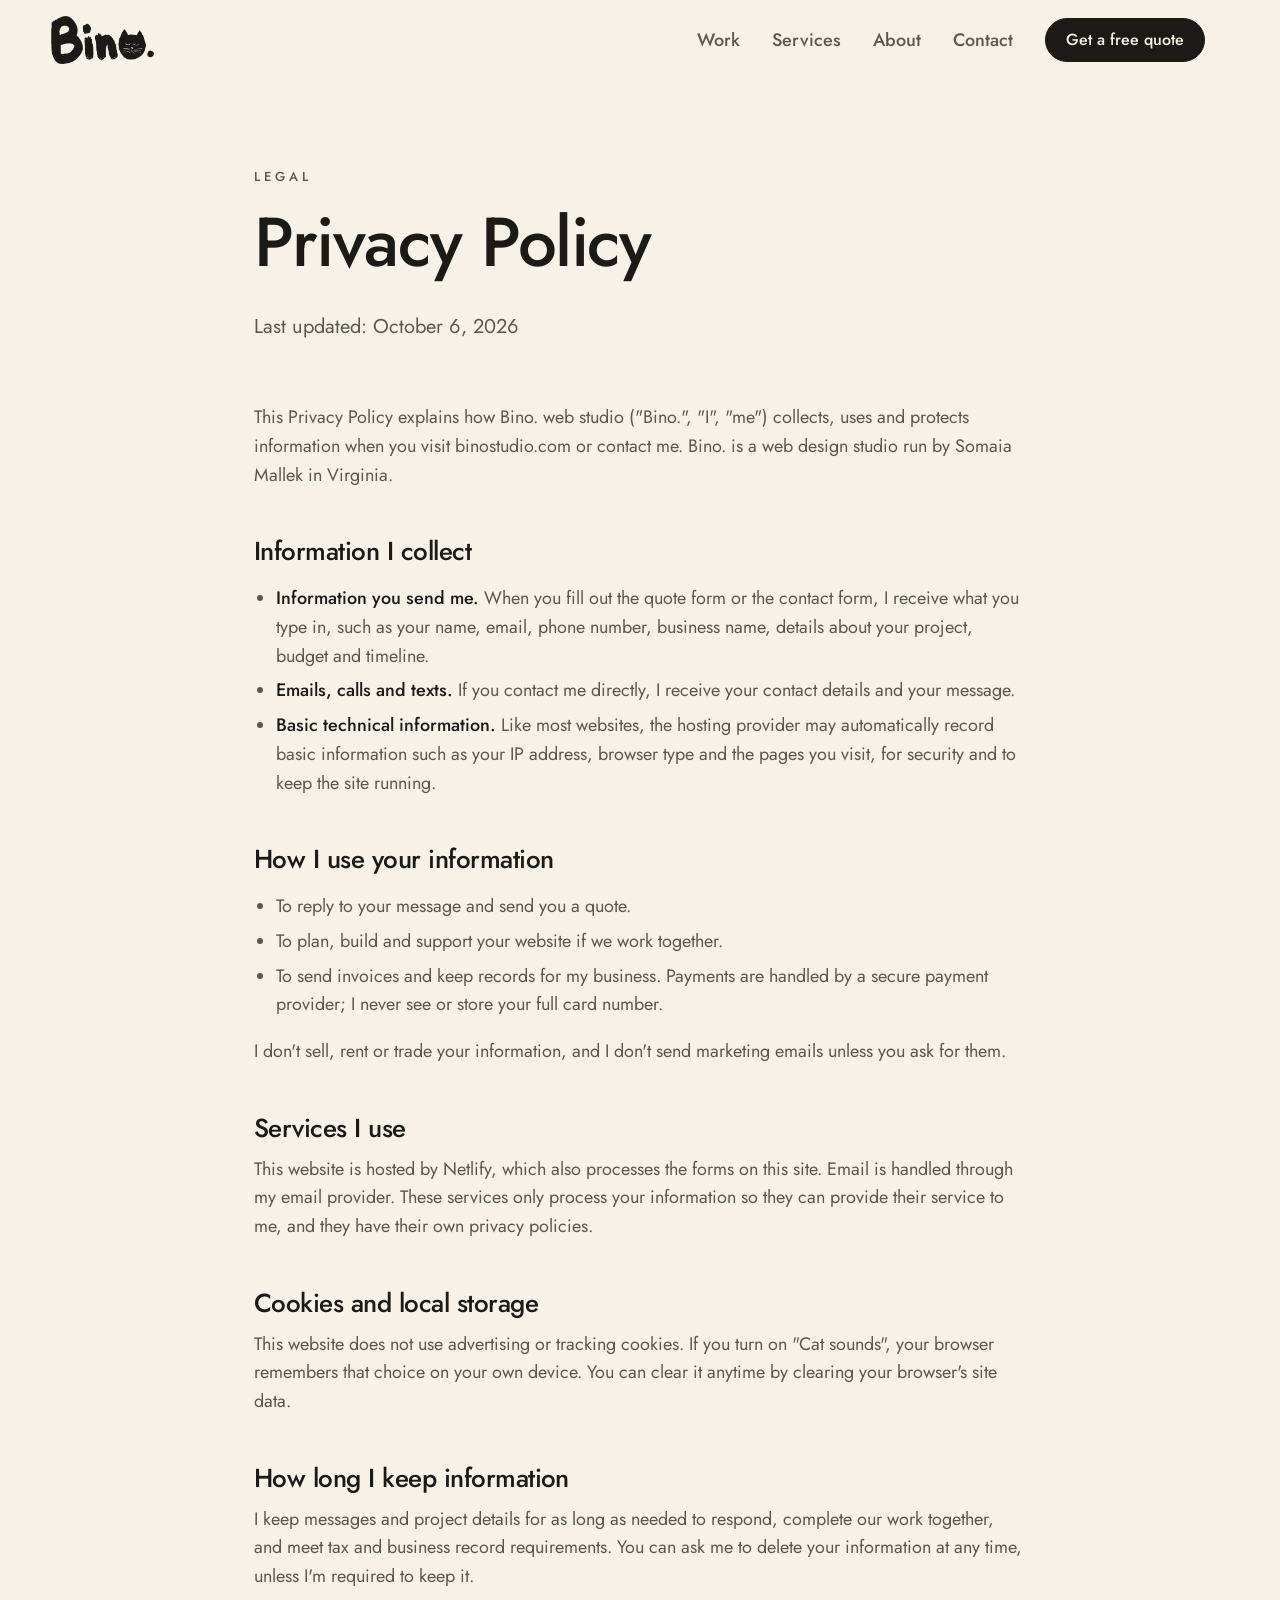
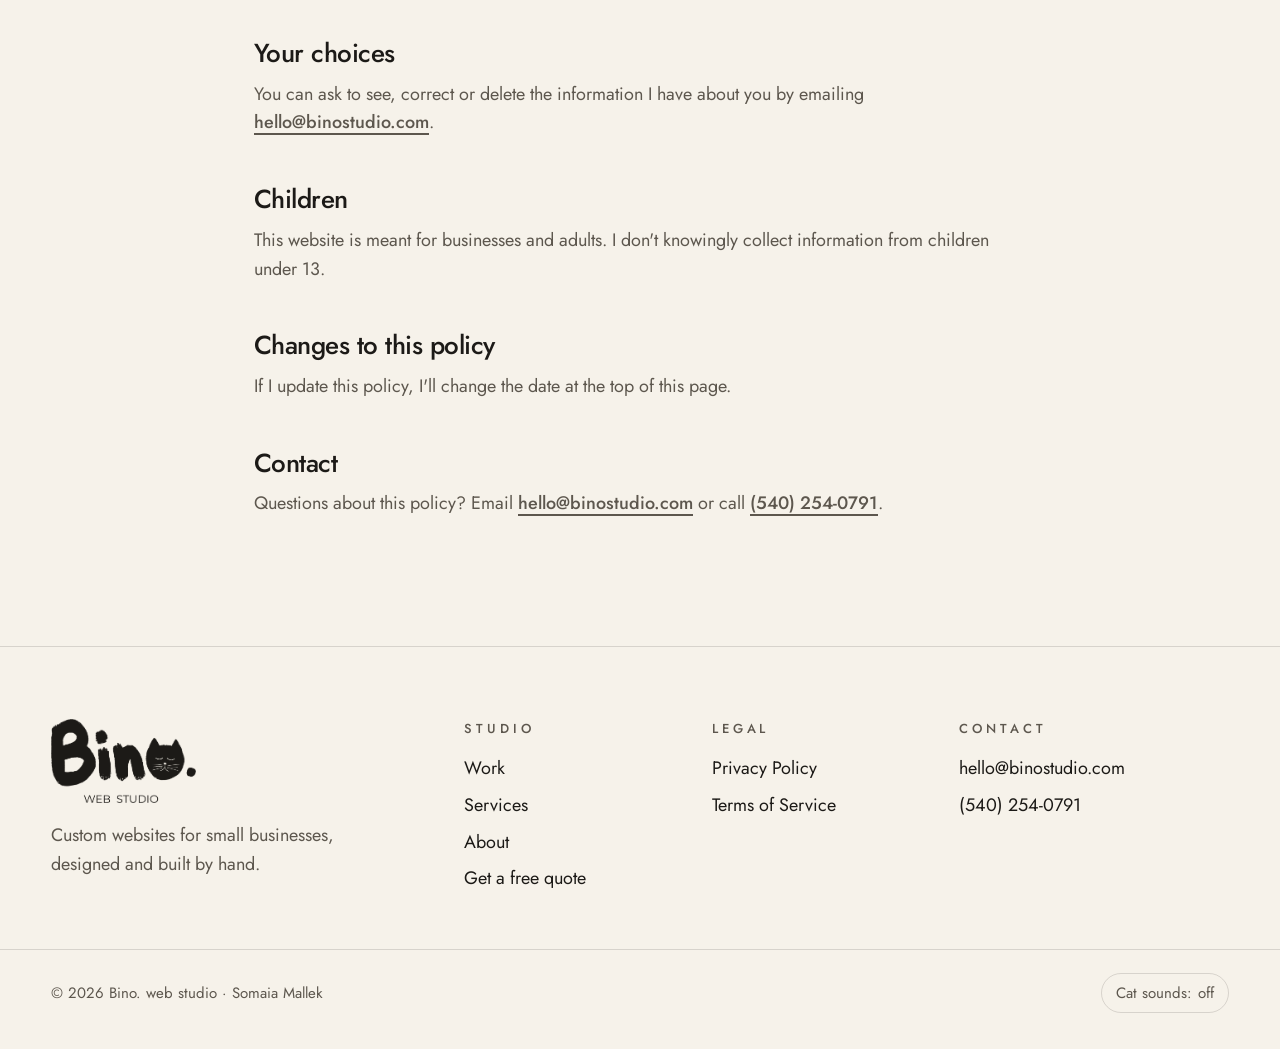
<file: privacy.html>
<!DOCTYPE html>
<html lang="en">
<head>
  <!-- ====== PAGE SETTINGS (not visible on the page) ====== -->
  <meta charset="UTF-8">
  <meta name="viewport" content="width=device-width, initial-scale=1.0">
  <title>Privacy Policy · Bino. web studio</title>
  <meta name="description" content="How Bino. web studio collects, uses and protects your information.">

  <!-- How the page looks when the link is shared -->
  <meta property="og:title" content="Privacy Policy · Bino. web studio">
  <meta property="og:description" content="How Bino. web studio collects, uses and protects your information.">
  <meta property="og:image" content="https://binostudio.com/images/social-preview.png">
  <meta name="twitter:card" content="summary_large_image">

  <!-- Tab icon -->
  <link rel="icon" href="images/logo/favicon.png" type="image/png">
  <link rel="apple-touch-icon" href="images/logo/apple-touch-icon.png">

  <!-- The font lives in /fonts. Preloading makes the text show up faster. -->
  <link rel="preload" href="fonts/jost.woff" as="font" type="font/woff" crossorigin>

  <!-- Our styles, in order: foundation → layout → pieces → pages → cats -->
  <link rel="stylesheet" href="css/base.css">
  <link rel="stylesheet" href="css/layout.css">
  <link rel="stylesheet" href="css/components.css">
  <link rel="stylesheet" href="css/pages.css">
  <link rel="stylesheet" href="css/cats.css">

  <!-- Tells the CSS that JavaScript is on (so scroll animations can run) -->
  <script>document.documentElement.classList.add('js');</script>
</head>
<body>

  <!-- ====== HEADER (same on every page) ====== -->
  <header class="site-header">
    <div class="container">
      <a href="index.html" class="logo"><img src="images/logo/bino-logo.png" alt="Bino. home" width="698" height="325"></a>

      <nav class="nav" aria-label="Main">
        <a href="work.html">Work</a>
        <a href="services.html">Services</a>
        <a href="about.html">About</a>
        <a href="contact.html">Contact</a>
        <a href="start.html" class="button button-small">Get a free quote</a>
      </nav>

      <div class="nav-tools">
        <button class="menu-button button button-outline button-small" type="button" aria-expanded="false">Menu</button>
      </div>
    </div>
  </header>


  <main>

    <section class="page-header">
      <div class="container container-narrow">
        <span class="label">Legal</span>
        <h1>Privacy Policy</h1>
        <p class="legal-updated">Last updated: October 6, 2026</p>
      </div>
    </section>

    <section class="legal">
      <div class="container container-narrow">
        <p>This Privacy Policy explains how Bino. web studio ("Bino.", "I", "me") collects, uses and protects information when you visit binostudio.com or contact me. Bino. is a web design studio run by Somaia Mallek in Virginia.</p>

        <h2>Information I collect</h2>
        <ul>
          <li><strong>Information you send me.</strong> When you fill out the quote form or the contact form, I receive what you type in, such as your name, email, phone number, business name, details about your project, budget and timeline.</li>
          <li><strong>Emails, calls and texts.</strong> If you contact me directly, I receive your contact details and your message.</li>
          <li><strong>Basic technical information.</strong> Like most websites, the hosting provider may automatically record basic information such as your IP address, browser type and the pages you visit, for security and to keep the site running.</li>
        </ul>

        <h2>How I use your information</h2>
        <ul>
          <li>To reply to your message and send you a quote.</li>
          <li>To plan, build and support your website if we work together.</li>
          <li>To send invoices and keep records for my business. Payments are handled by a secure payment provider; I never see or store your full card number.</li>
        </ul>
        <p>I don't sell, rent or trade your information, and I don't send marketing emails unless you ask for them.</p>

        <h2>Services I use</h2>
        <p>This website is hosted by Netlify, which also processes the forms on this site. Email is handled through my email provider. These services only process your information so they can provide their service to me, and they have their own privacy policies.</p>

        <h2>Cookies and local storage</h2>
        <p>This website does not use advertising or tracking cookies. If you turn on "Cat sounds", your browser remembers that choice on your own device. You can clear it anytime by clearing your browser's site data.</p>

        <h2>How long I keep information</h2>
        <p>I keep messages and project details for as long as needed to respond, complete our work together, and meet tax and business record requirements. You can ask me to delete your information at any time, unless I'm required to keep it.</p>

        <h2>Your choices</h2>
        <p>You can ask to see, correct or delete the information I have about you by emailing <a href="mailto:hello@binostudio.com" class="text-link">hello@binostudio.com</a>.</p>

        <h2>Children</h2>
        <p>This website is meant for businesses and adults. I don't knowingly collect information from children under 13.</p>

        <h2>Changes to this policy</h2>
        <p>If I update this policy, I'll change the date at the top of this page.</p>

        <h2>Contact</h2>
        <p>Questions about this policy? Email <a href="mailto:hello@binostudio.com" class="text-link">hello@binostudio.com</a> or call <a href="tel:+15402540791" class="text-link">(540) 254-0791</a>.</p>
      </div>
    </section>

  </main>

  <!-- ====== FOOTER (same on every page) ====== -->
  <footer class="site-footer">
    <div class="container">
      <div class="footer-grid">
        <div>
          <a href="index.html" class="logo logo-footer"><img src="images/logo/bino-logo-full.png" alt="Bino. web studio home" width="698" height="406"></a>
          <p class="footer-tagline">Custom websites for small businesses, designed and built by hand.</p>
        </div>
        <div>
          <span class="label footer-title">Studio</span>
          <ul>
            <li><a href="work.html">Work</a></li>
            <li><a href="services.html">Services</a></li>
            <li><a href="about.html">About</a></li>
            <li><a href="start.html">Get a free quote</a></li>
          </ul>
        </div>
        <div>
          <span class="label footer-title">Legal</span>
          <ul>
            <li><a href="privacy.html">Privacy Policy</a></li>
            <li><a href="terms.html">Terms of Service</a></li>
          </ul>
        </div>
        <div>
          <span class="label footer-title">Contact</span>
          <ul>
            <li><a href="mailto:hello@binostudio.com">hello@binostudio.com</a></li>
            <li><a href="tel:+15402540791">(540) 254-0791</a></li>
          </ul>
        </div>
      </div>
      <p class="footer-bottom">
        <span>© <span class="year">2026</span> Bino. web studio · Somaia Mallek</span>
        <button class="sound-toggle" type="button" aria-pressed="false">Cat sounds: <span class="sound-state">off</span></button>
      </p>
    </div>
  </footer>


  <!-- Scripts go at the end so the page shows up first -->
  <script src="js/main.js"></script>
  <script src="js/sound.js"></script>
  <script src="js/cats.js"></script>
</body>
</html>
</file>
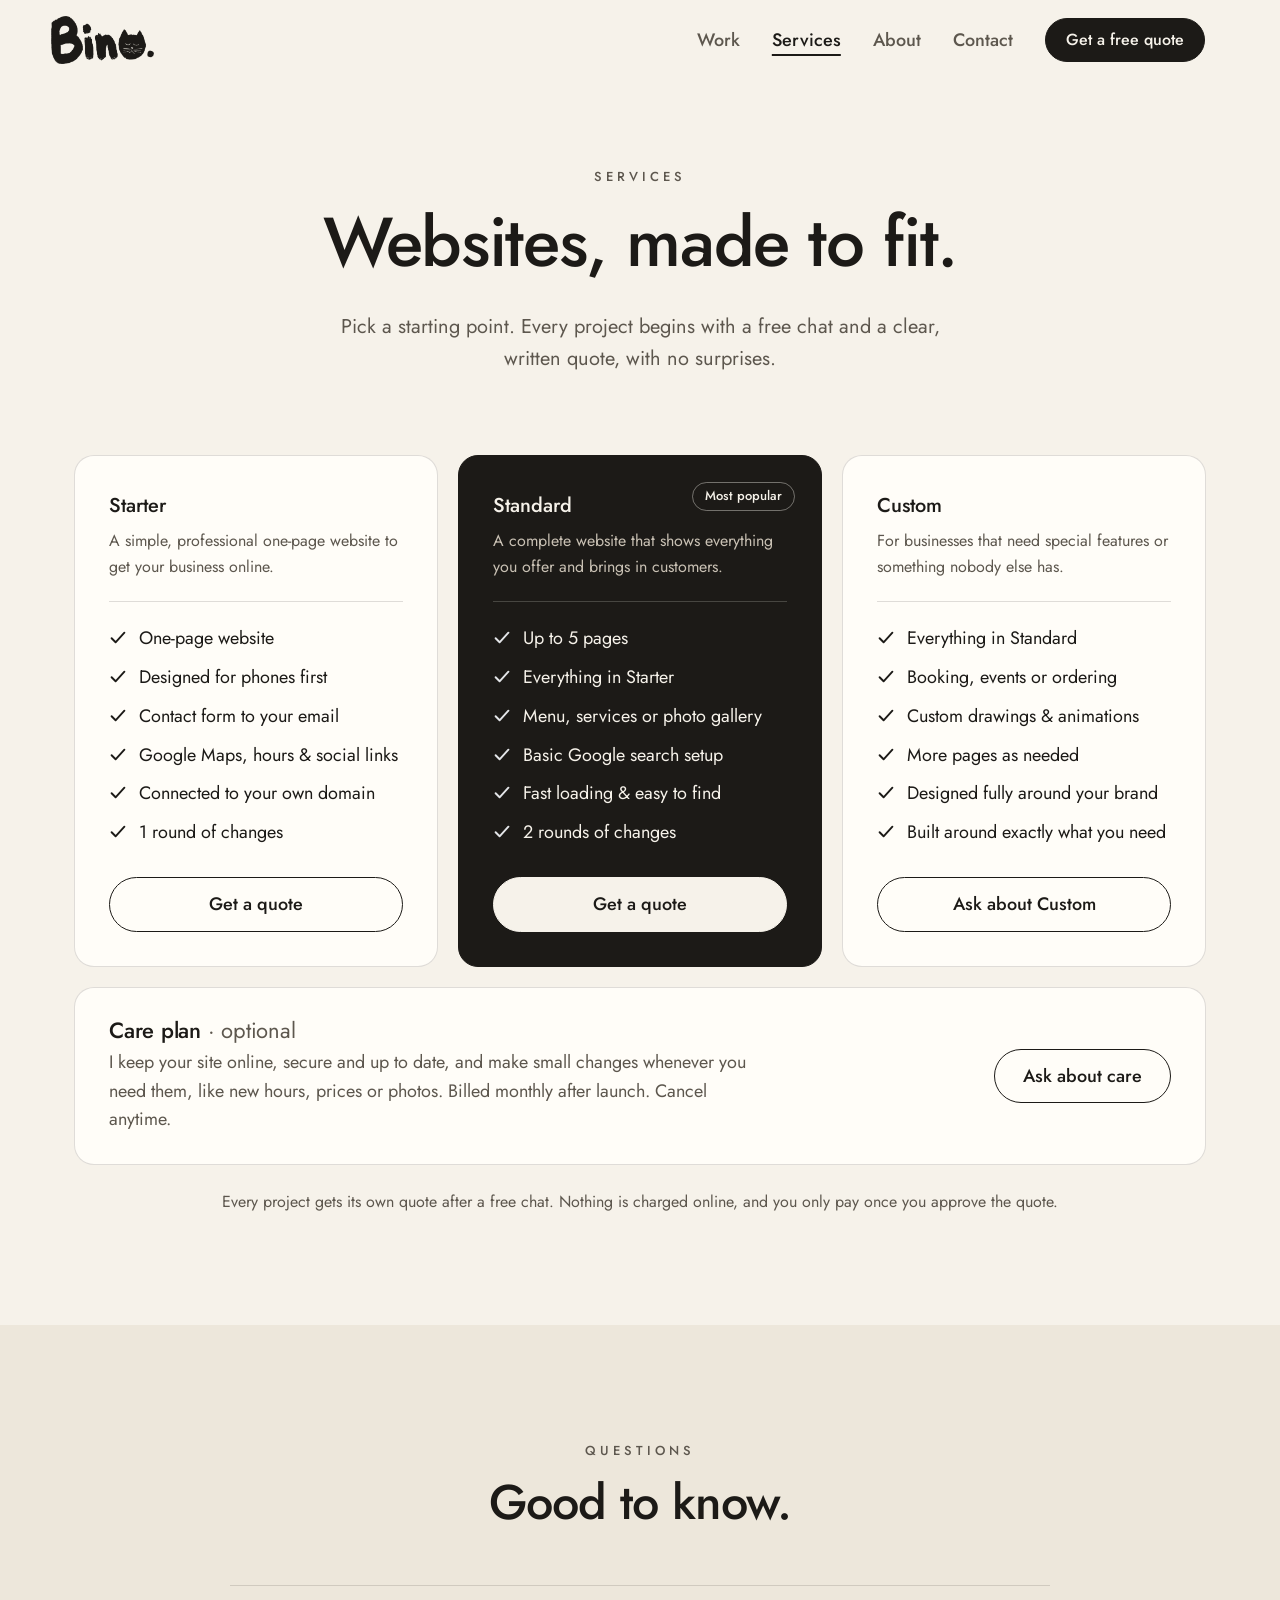
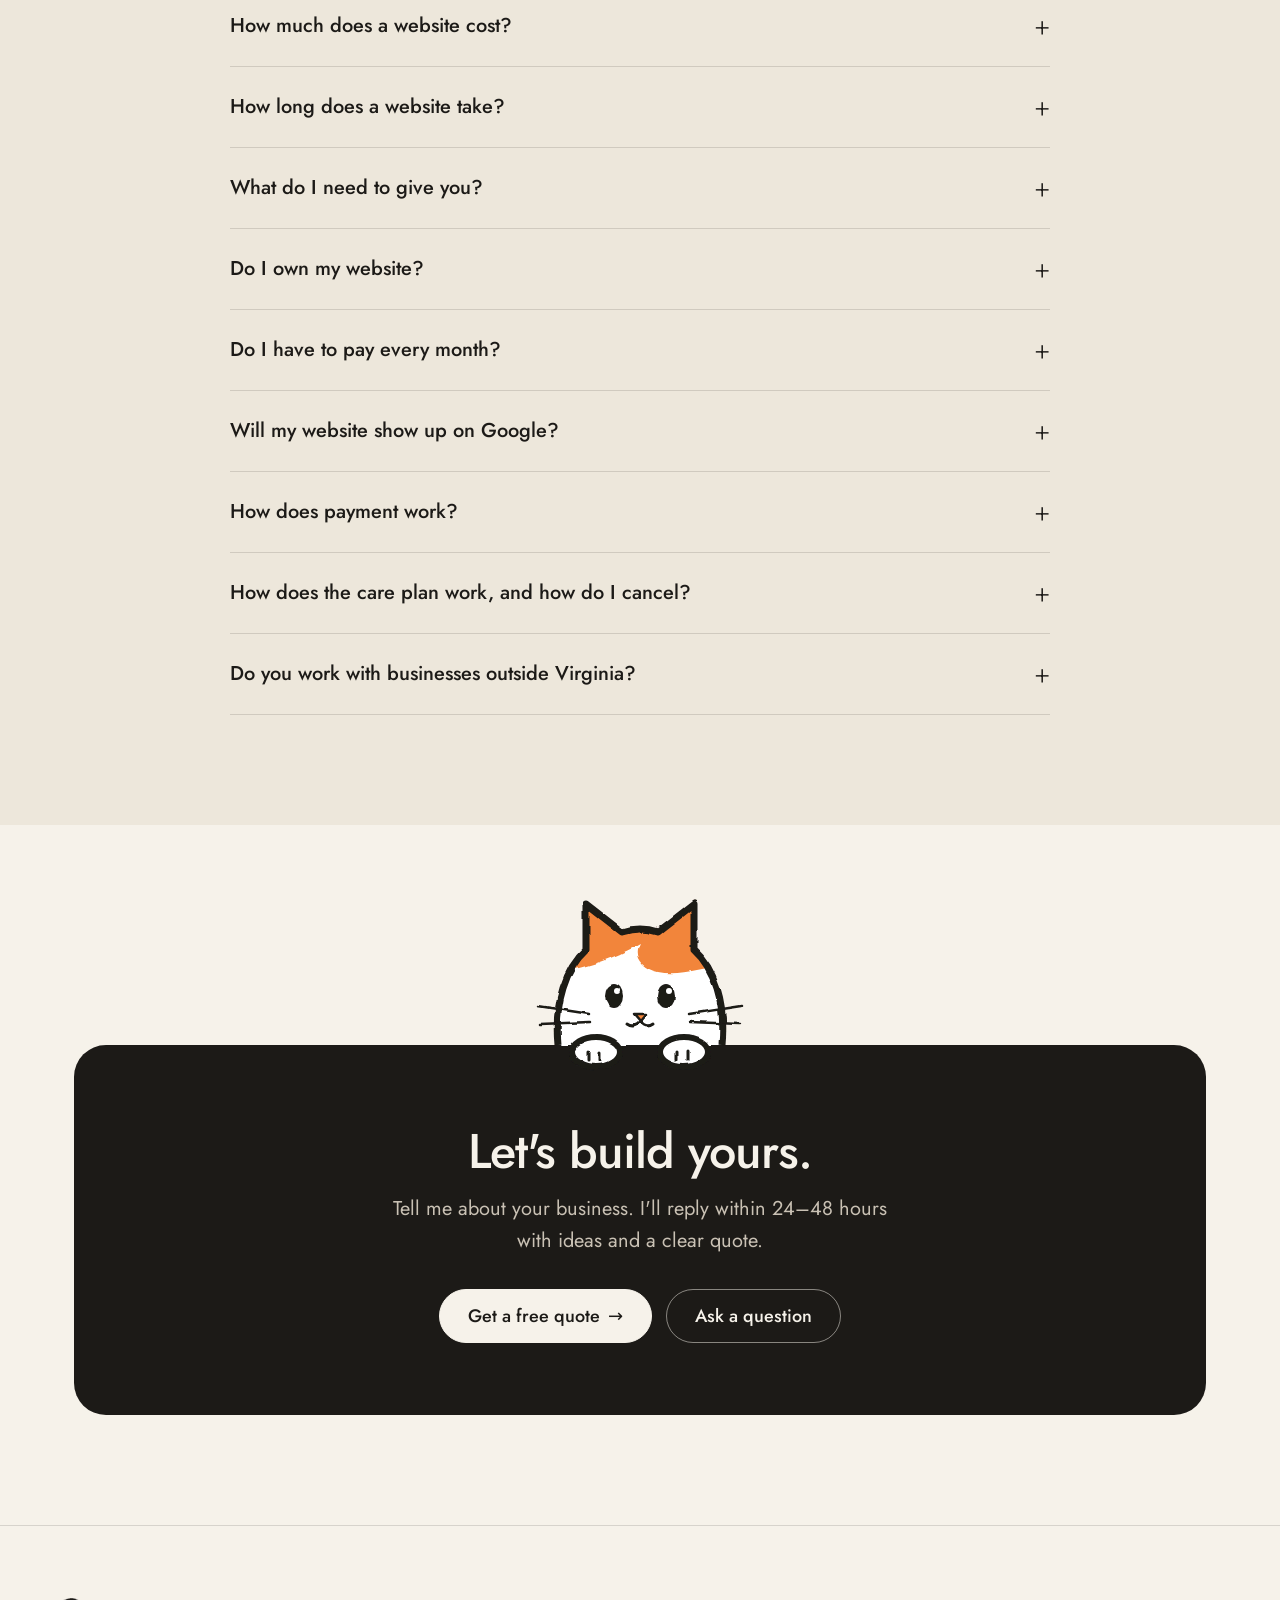
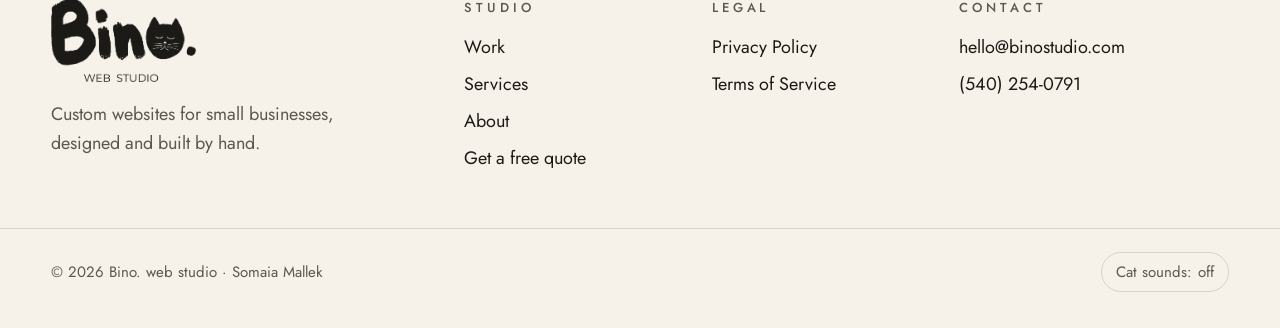
<file: services.html>
<!DOCTYPE html>
<html lang="en">
<head>
  <!-- ====== PAGE SETTINGS (not visible on the page) ====== -->
  <meta charset="UTF-8">
  <meta name="viewport" content="width=device-width, initial-scale=1.0">
  <title>Services · Bino. web studio</title>
  <meta name="description" content="Website packages for small businesses: Starter, Standard and Custom websites, plus an optional monthly care plan. Free quote after a short chat.">

  <!-- How the page looks when the link is shared -->
  <meta property="og:title" content="Services · Bino. web studio">
  <meta property="og:description" content="Website packages for small businesses: Starter, Standard and Custom websites, plus an optional monthly care plan. Free quote after a short chat.">
  <meta property="og:image" content="https://binostudio.com/images/social-preview.png">
  <meta name="twitter:card" content="summary_large_image">

  <!-- Tab icon -->
  <link rel="icon" href="images/logo/favicon.png" type="image/png">
  <link rel="apple-touch-icon" href="images/logo/apple-touch-icon.png">

  <!-- The font lives in /fonts. Preloading makes the text show up faster. -->
  <link rel="preload" href="fonts/jost.woff" as="font" type="font/woff" crossorigin>

  <!-- Our styles, in order: foundation → layout → pieces → pages → cats -->
  <link rel="stylesheet" href="css/base.css">
  <link rel="stylesheet" href="css/layout.css">
  <link rel="stylesheet" href="css/components.css">
  <link rel="stylesheet" href="css/pages.css">
  <link rel="stylesheet" href="css/cats.css">

  <!-- Tells the CSS that JavaScript is on (so scroll animations can run) -->
  <script>document.documentElement.classList.add('js');</script>
</head>
<body>

  <!-- ====== HEADER (same on every page) ====== -->
  <header class="site-header">
    <div class="container">
      <a href="index.html" class="logo"><img src="images/logo/bino-logo.png" alt="Bino. home" width="698" height="325"></a>

      <nav class="nav" aria-label="Main">
        <a href="work.html">Work</a>
        <a href="services.html" aria-current="page">Services</a>
        <a href="about.html">About</a>
        <a href="contact.html">Contact</a>
        <a href="start.html" class="button button-small">Get a free quote</a>
      </nav>

      <div class="nav-tools">
        <button class="menu-button button button-outline button-small" type="button" aria-expanded="false">Menu</button>
      </div>
    </div>
  </header>


  <main>

    <!-- ====== 1. INTRO ====== -->
    <section class="page-header is-centered">
      <div class="container">
        <span class="label">Services</span>
        <h1>Websites, made to fit.</h1>
        <p>Pick a starting point. Every project begins with a free chat and a clear, written quote, with no surprises.</p>
      </div>
    </section>


    <!-- ====== 2. PLANS ====== -->
    <section class="section" style="padding-top: 20px">
      <div class="container">

        <div class="plan-grid">
          <article class="plan-card" data-reveal>
            <span class="plan-name">Starter</span>
            <p class="plan-for">A simple, professional one-page website to get your business online.</p>
            <ul class="check-list">
              <li>One-page website</li>
              <li>Designed for phones first</li>
              <li>Contact form to your email</li>
              <li>Google Maps, hours &amp; social links</li>
              <li>Connected to your own domain</li>
              <li>1 round of changes</li>
            </ul>
            <a href="start.html?package=starter" class="button button-outline">Get a quote</a>
          </article>

          <article class="plan-card plan-card-featured" data-reveal>
            <span class="plan-badge">Most popular</span>
            <span class="plan-name">Standard</span>
            <p class="plan-for">A complete website that shows everything you offer and brings in customers.</p>
            <ul class="check-list">
              <li>Up to 5 pages</li>
              <li>Everything in Starter</li>
              <li>Menu, services or photo gallery</li>
              <li>Basic Google search setup</li>
              <li>Fast loading &amp; easy to find</li>
              <li>2 rounds of changes</li>
            </ul>
            <a href="start.html?package=standard" class="button button-light">Get a quote</a>
          </article>

          <article class="plan-card" data-reveal>
            <span class="plan-name">Custom</span>
            <p class="plan-for">For businesses that need special features or something nobody else has.</p>
            <ul class="check-list">
              <li>Everything in Standard</li>
              <li>Booking, events or ordering</li>
              <li>Custom drawings &amp; animations</li>
              <li>More pages as needed</li>
              <li>Designed fully around your brand</li>
              <li>Built around exactly what you need</li>
            </ul>
            <a href="start.html?package=custom" class="button button-outline">Ask about Custom</a>
          </article>
        </div>

        <div class="care-plan" data-reveal>
          <div>
            <h3>Care plan <span class="optional">· optional</span></h3>
            <p>I keep your site online, secure and up to date, and make small changes whenever you need them, like new hours, prices or photos. Billed monthly after launch. Cancel anytime.</p>
          </div>
          <a href="start.html?package=care" class="button button-outline">Ask about care</a>
        </div>

        <p class="pricing-note">Every project gets its own quote after a free chat. Nothing is charged online, and you only pay once you approve the quote.</p>

      </div>
    </section>


    <!-- ====== 3. FAQ ====== -->
    <section class="section section-soft">
      <div class="container">
        <div class="section-intro is-centered" data-reveal>
          <span class="label">Questions</span>
          <h2>Good to know.</h2>
        </div>

        <div class="faq">
          <details>
            <summary>How much does a website cost?</summary>
            <p>It depends on how many pages and features you need. After a short, free chat, I send you a clear written quote with no surprises. You only pay once you approve it.</p>
          </details>
          <details>
            <summary>How long does a website take?</summary>
            <p>Most sites are ready in 1 to 4 weeks. It depends on the size of the site and how quickly I get your photos and text.</p>
          </details>
          <details>
            <summary>What do I need to give you?</summary>
            <p>Your logo, photos, and the details of what you sell. If you don't have everything, that's okay. I'll send you a simple checklist and help with the rest.</p>
          </details>
          <details>
            <summary>Do I own my website?</summary>
            <p>Yes. Once the project is paid in full, the website and its content are yours, and your domain is always registered in your name.</p>
          </details>
          <details>
            <summary>Do I have to pay every month?</summary>
            <p>No. The care plan is optional. Without it, I set up your hosting in your name and hand everything over. You can always ask me for changes later.</p>
          </details>
          <details>
            <summary>Will my website show up on Google?</summary>
            <p>Every Standard and Custom site gets a basic Google setup: clear page titles, descriptions, and a Google Business Profile link. Nobody can promise the #1 spot, but you'll be set up the right way.</p>
          </details>
          <details>
            <summary>How does payment work?</summary>
            <p>Nothing is charged on this website. Choosing a plan just starts a free quote request. After a short chat, I send a written quote. When you're happy with it, you pay a 50% deposit through a secure online invoice (card or bank transfer), and the rest before your site goes live.</p>
          </details>
          <details>
            <summary>How does the care plan work, and how do I cancel?</summary>
            <p>The care plan is optional and only starts after your site launches. It's billed automatically once a month to the card you choose. You can cancel anytime by emailing hello@binostudio.com, or from the billing link in your receipt, and it stops at the end of that month.</p>
          </details>
          <details>
            <summary>Do you work with businesses outside Virginia?</summary>
            <p>Yes. Everything can be done over email, phone and video calls, so it doesn't matter where your business is.</p>
          </details>
        </div>

      </div>
    </section>

    <!-- ====== CALL TO ACTION: Bino peeks over the black box ======
         Bino's eyes follow your mouse. Click him and he meows (if cat sounds are on). -->
    <section class="section">
      <div class="container">
        <div class="cta" data-reveal>
          <button class="peek-cat" type="button" data-meow aria-label="Bino the cat. Click to say hi.">
            <svg viewBox="0 0 220 200" aria-hidden="true">
              <defs>
                <filter id="ink-peek" x="-10%" y="-10%" width="120%" height="120%">
                  <feTurbulence type="fractalNoise" baseFrequency="0.06" numOctaves="3" seed="5" result="noise"/>
                  <feDisplacementMap in="SourceGraphic" in2="noise" scale="3.5" xChannelSelector="R" yChannelSelector="G"/>
                </filter>
                <clipPath id="peek-head"><path d="M28 171 C24 128 36 94 56 76 L56 30 L92 58 C104 54 116 54 128 58 L164 30 L164 76 C184 94 196 128 192 171 Z"/></clipPath>
              </defs>
              <g filter="url(#ink-peek)">
                <!-- head: white with an orange cap, like the real Bino -->
                <path d="M28 171 C24 128 36 94 56 76 L56 30 L92 58 C104 54 116 54 128 58 L164 30 L164 76 C184 94 196 128 192 171 Z" fill="#ffffff"/>
                <path class="peek-ear-left" d="M0 0 H220 V96 C186 84 160 104 128 98 C110 94 104 82 110 70 C96 78 70 90 40 96 C24 99 10 96 0 92 Z" fill="#f2853a" clip-path="url(#peek-head)"/>
                <path d="M28 171 C24 128 36 94 56 76 L56 30 L92 58 C104 54 116 54 128 58 L164 30 L164 76 C184 94 196 128 192 171" fill="none" stroke="#1c1a17" stroke-width="7" stroke-linejoin="round"/>
                <!-- open eyes (they follow your mouse) -->
                <g class="peek-eyes">
                  <g class="peek-pupil">
                    <ellipse cx="84" cy="122" rx="9" ry="12" fill="#1c1a17"/>
                    <ellipse cx="136" cy="122" rx="9" ry="12" fill="#1c1a17"/>
                    <circle cx="87" cy="117" r="3" fill="#ffffff"/>
                    <circle cx="139" cy="117" r="3" fill="#ffffff"/>
                  </g>
                </g>
                <!-- happy eyes ^ ^ (show after a click) -->
                <path class="peek-happy" d="M74 126 Q84 112 94 126 M126 126 Q136 112 146 126" stroke="#1c1a17" stroke-width="5" stroke-linecap="round" fill="none"/>
                <!-- nose, mouth, whiskers -->
                <path d="M104 140 L116 140 L110 147 Z" fill="#f2853a" stroke="#1c1a17" stroke-width="2.5" stroke-linejoin="round"/>
                <path d="M110 147 q-6 8 -13 3 M110 147 q6 8 13 3" stroke="#1c1a17" stroke-width="3" stroke-linecap="round" fill="none"/>
                <path d="M8 132 L60 140 M10 150 L60 148 M212 132 L160 140 M210 150 L160 148" stroke="#1c1a17" stroke-width="2.5" stroke-linecap="round"/>
                <!-- paws resting on the edge of the box -->
                <g fill="#ffffff" stroke="#1c1a17" stroke-width="6">
                  <ellipse cx="66" cy="178" rx="24" ry="15"/>
                  <ellipse cx="154" cy="178" rx="24" ry="15"/>
                </g>
                <path d="M58 186 v-8 M70 186 v-8 M146 186 v-8 M158 186 v-8" stroke="#1c1a17" stroke-width="3" stroke-linecap="round"/>
              </g>
            </svg>
          </button>

          <h2>Let's build yours.</h2>
          <p>Tell me about your business. I'll reply within 24–48 hours with ideas and a clear quote.</p>
          <div class="button-row">
            <a href="start.html" class="button button-light">Get a free quote <span class="arrow">→</span></a>
            <a href="contact.html" class="button button-outline">Ask a question</a>
          </div>
        </div>
      </div>
    </section>

  </main>

  <!-- ====== FOOTER (same on every page) ====== -->
  <footer class="site-footer">
    <div class="container">
      <div class="footer-grid">
        <div>
          <a href="index.html" class="logo logo-footer"><img src="images/logo/bino-logo-full.png" alt="Bino. web studio home" width="698" height="406"></a>
          <p class="footer-tagline">Custom websites for small businesses, designed and built by hand.</p>
        </div>
        <div>
          <span class="label footer-title">Studio</span>
          <ul>
            <li><a href="work.html">Work</a></li>
            <li><a href="services.html">Services</a></li>
            <li><a href="about.html">About</a></li>
            <li><a href="start.html">Get a free quote</a></li>
          </ul>
        </div>
        <div>
          <span class="label footer-title">Legal</span>
          <ul>
            <li><a href="privacy.html">Privacy Policy</a></li>
            <li><a href="terms.html">Terms of Service</a></li>
          </ul>
        </div>
        <div>
          <span class="label footer-title">Contact</span>
          <ul>
            <li><a href="mailto:hello@binostudio.com">hello@binostudio.com</a></li>
            <li><a href="tel:+15402540791">(540) 254-0791</a></li>
          </ul>
        </div>
      </div>
      <p class="footer-bottom">
        <span>© <span class="year">2026</span> Bino. web studio · Somaia Mallek</span>
        <button class="sound-toggle" type="button" aria-pressed="false">Cat sounds: <span class="sound-state">off</span></button>
      </p>
    </div>
  </footer>


  <!-- Scripts go at the end so the page shows up first -->
  <script src="js/main.js"></script>
  <script src="js/sound.js"></script>
  <script src="js/cats.js"></script>
</body>
</html>
</file>
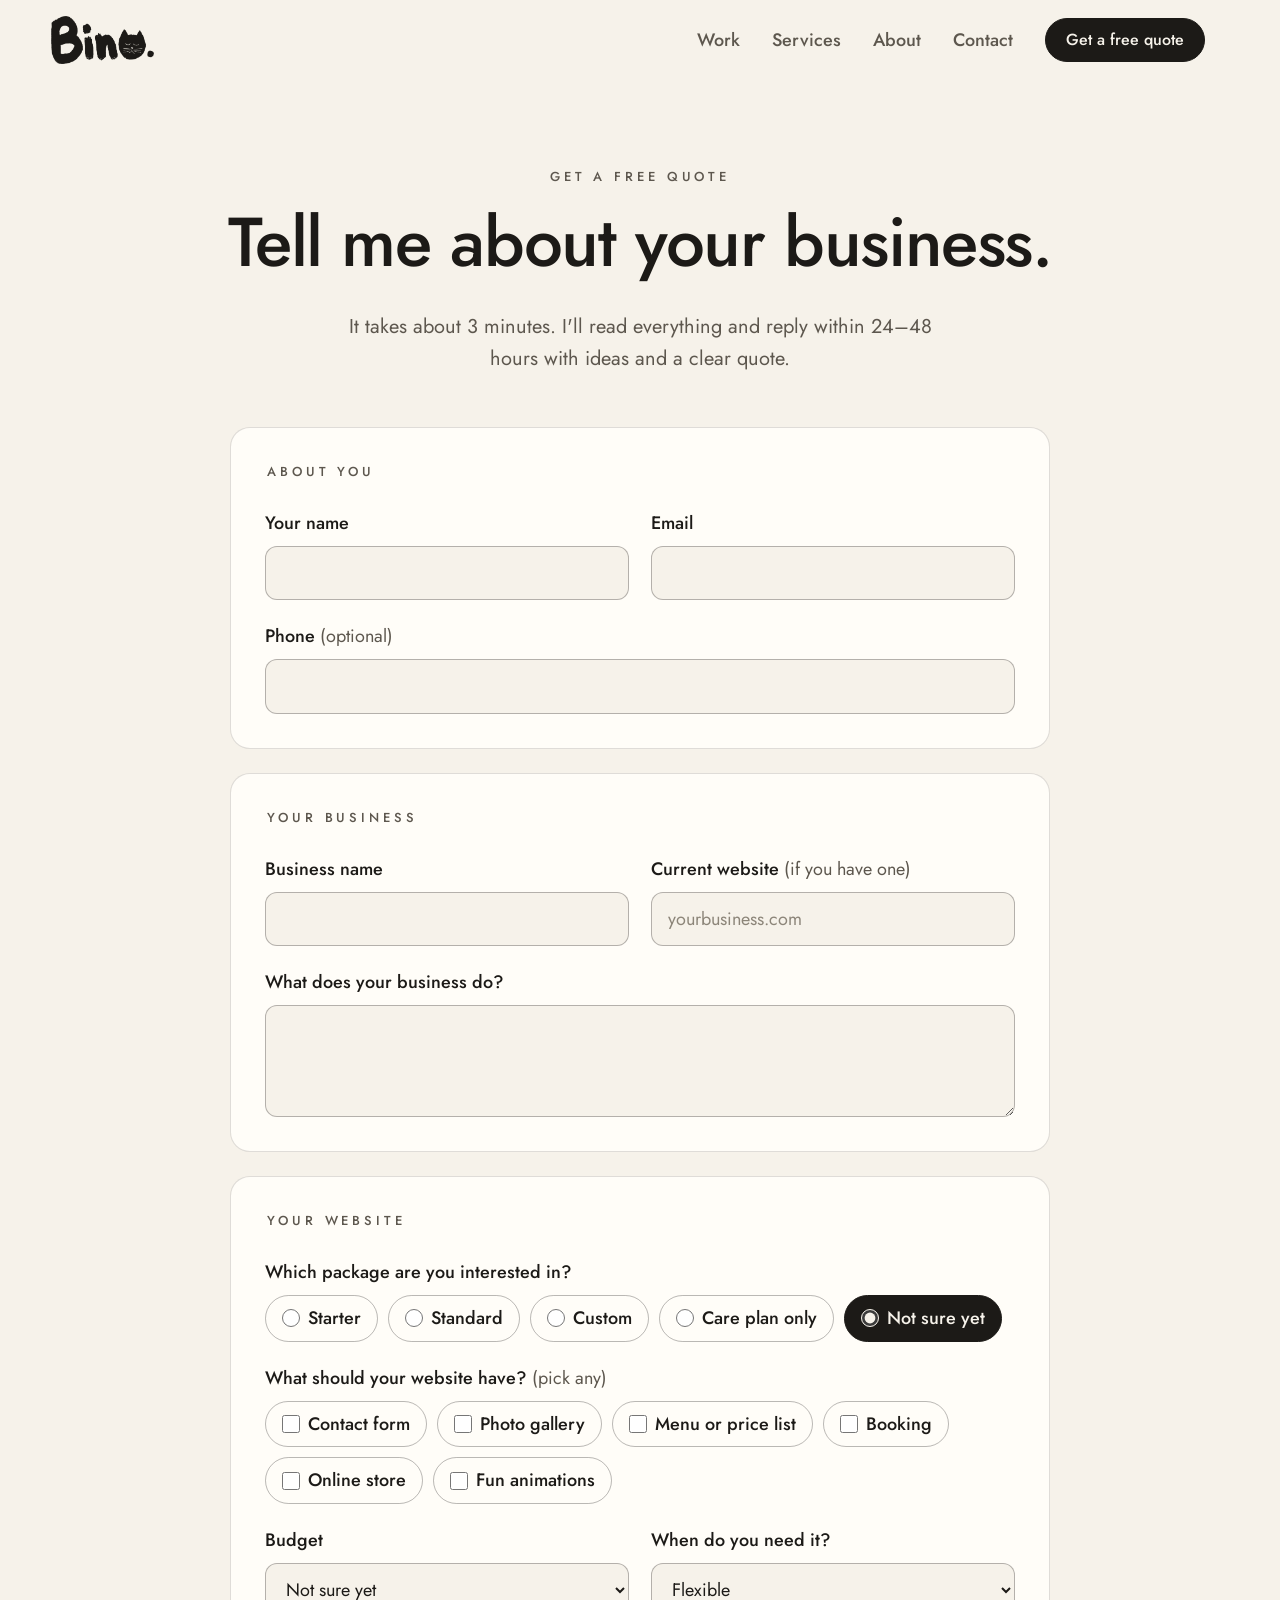
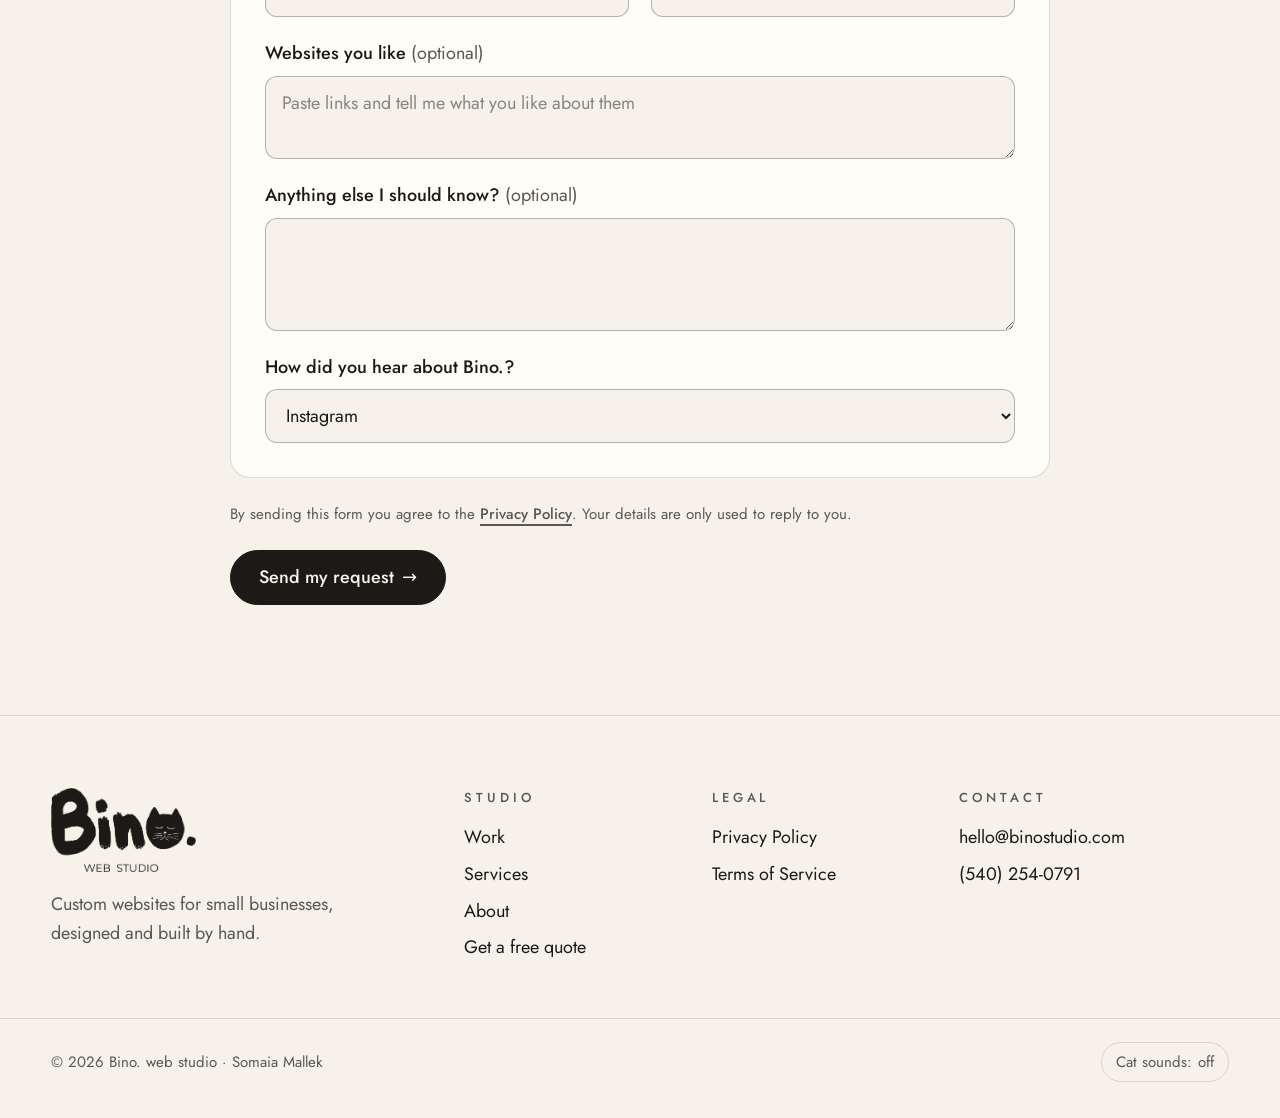
<file: start.html>
<!DOCTYPE html>
<html lang="en">
<head>
  <!-- ====== PAGE SETTINGS (not visible on the page) ====== -->
  <meta charset="UTF-8">
  <meta name="viewport" content="width=device-width, initial-scale=1.0">
  <title>Get a free quote · Bino. web studio</title>
  <meta name="description" content="Tell Bino. about your business and get ideas and a free quote for your new website.">

  <!-- How the page looks when the link is shared -->
  <meta property="og:title" content="Get a free quote · Bino. web studio">
  <meta property="og:description" content="Tell Bino. about your business and get ideas and a free quote for your new website.">
  <meta property="og:image" content="https://binostudio.com/images/social-preview.png">
  <meta name="twitter:card" content="summary_large_image">

  <!-- Tab icon -->
  <link rel="icon" href="images/logo/favicon.png" type="image/png">
  <link rel="apple-touch-icon" href="images/logo/apple-touch-icon.png">

  <!-- The font lives in /fonts. Preloading makes the text show up faster. -->
  <link rel="preload" href="fonts/jost.woff" as="font" type="font/woff" crossorigin>

  <!-- Our styles, in order: foundation → layout → pieces → pages → cats -->
  <link rel="stylesheet" href="css/base.css">
  <link rel="stylesheet" href="css/layout.css">
  <link rel="stylesheet" href="css/components.css">
  <link rel="stylesheet" href="css/pages.css">
  <link rel="stylesheet" href="css/cats.css">

  <!-- Tells the CSS that JavaScript is on (so scroll animations can run) -->
  <script>document.documentElement.classList.add('js');</script>
</head>
<body>

  <!-- ====== HEADER (same on every page) ====== -->
  <header class="site-header">
    <div class="container">
      <a href="index.html" class="logo"><img src="images/logo/bino-logo.png" alt="Bino. home" width="698" height="325"></a>

      <nav class="nav" aria-label="Main">
        <a href="work.html">Work</a>
        <a href="services.html">Services</a>
        <a href="about.html">About</a>
        <a href="contact.html">Contact</a>
        <a href="start.html" class="button button-small">Get a free quote</a>
      </nav>

      <div class="nav-tools">
        <button class="menu-button button button-outline button-small" type="button" aria-expanded="false">Menu</button>
      </div>
    </div>
  </header>


  <main>





    <!-- ====== 1. INTRO ====== -->
    <section class="page-header is-centered is-tight">
      <div class="container">
        <span class="label">Get a free quote</span>
        <h1>Tell me about your business.</h1>
        <p>It takes about 3 minutes. I'll read everything and reply within 24–48 hours with ideas and a clear quote.</p>
      </div>
    </section>


    <!-- ====== 2. THE INQUIRY FORM ======
         How it works:
         - data-netlify="true" tells Netlify to collect the answers when the site is online.
           Netlify then emails each new inquiry to you (turn on "Form notifications" in Netlify).
         - action="thanks.html" sends the visitor to the thank-you page after they submit.
         - The hidden "bot-field" is a trap for spam robots. People never see it.
         - "required" means the form won't send until that field is filled in.
         Note: sending only works once the site is on Netlify, not in Live Server. -->
    <section class="section form-section">
      <div class="container">
        <form class="form" name="project-inquiry" method="POST" action="thanks.html" data-netlify="true" netlify-honeypot="bot-field">
          <input type="hidden" name="form-name" value="project-inquiry">
          <p class="sr-only"><label>Don't fill this out: <input name="bot-field"></label></p>

          <!-- Part 1: about you -->
          <fieldset>
            <legend>About you</legend>
            <div class="field-row">
              <div class="field">
                <label for="name">Your name</label>
                <input id="name" name="name" type="text" autocomplete="name" required>
              </div>
              <div class="field">
                <label for="email">Email</label>
                <input id="email" name="email" type="email" autocomplete="email" required>
              </div>
            </div>
            <div class="field">
              <label for="phone">Phone <span class="optional">(optional)</span></label>
              <input id="phone" name="phone" type="tel" autocomplete="tel">
            </div>
          </fieldset>

          <!-- Part 2: about the business -->
          <fieldset>
            <legend>Your business</legend>
            <div class="field-row">
              <div class="field">
                <label for="business">Business name</label>
                <input id="business" name="business" type="text" autocomplete="organization" required>
              </div>
              <div class="field">
                <label for="current-site">Current website <span class="optional">(if you have one)</span></label>
                <input id="current-site" name="current-site" type="text" placeholder="yourbusiness.com">
              </div>
            </div>
            <div class="field">
              <label for="about-business">What does your business do?</label>
              <textarea id="about-business" name="about-business" rows="3" required></textarea>
            </div>
          </fieldset>

          <!-- Part 3: about the website -->
          <fieldset>
            <legend>Your website</legend>

            <div class="field">
              <span class="field-title" id="package-title">Which package are you interested in?</span>
              <div class="choice-list" role="radiogroup" aria-labelledby="package-title">
                <label class="choice"><input type="radio" name="package" value="Starter"> Starter</label>
                <label class="choice"><input type="radio" name="package" value="Standard"> Standard</label>
                <label class="choice"><input type="radio" name="package" value="Custom"> Custom</label>
                <label class="choice"><input type="radio" name="package" value="Care plan"> Care plan only</label>
                <label class="choice"><input type="radio" name="package" value="Not sure" checked> Not sure yet</label>
              </div>
            </div>

            <div class="field">
              <span class="field-title" id="features-title">What should your website have? <span class="optional">(pick any)</span></span>
              <div class="choice-list" role="group" aria-labelledby="features-title">
                <label class="choice"><input type="checkbox" name="features" value="Contact form"> Contact form</label>
                <label class="choice"><input type="checkbox" name="features" value="Photo gallery"> Photo gallery</label>
                <label class="choice"><input type="checkbox" name="features" value="Menu or price list"> Menu or price list</label>
                <label class="choice"><input type="checkbox" name="features" value="Booking"> Booking</label>
                <label class="choice"><input type="checkbox" name="features" value="Online store"> Online store</label>
                <label class="choice"><input type="checkbox" name="features" value="Animations"> Fun animations</label>
              </div>
            </div>

            <div class="field-row">
              <div class="field">
                <label for="budget">Budget</label>
                <select id="budget" name="budget">
                  <option value="Not sure">Not sure yet</option>
                  <option>$600 – $1,000</option>
                  <option>$1,000 – $1,500</option>
                  <option>$1,500 – $2,500</option>
                  <option>$2,500+</option>
                </select>
              </div>
              <div class="field">
                <label for="timeline">When do you need it?</label>
                <select id="timeline" name="timeline">
                  <option>Flexible</option>
                  <option>As soon as possible</option>
                  <option>Within a month</option>
                  <option>In 2–3 months</option>
                </select>
              </div>
            </div>

            <div class="field">
              <label for="inspiration">Websites you like <span class="optional">(optional)</span></label>
              <textarea id="inspiration" name="inspiration" rows="2" placeholder="Paste links and tell me what you like about them"></textarea>
            </div>

            <div class="field">
              <label for="extra">Anything else I should know? <span class="optional">(optional)</span></label>
              <textarea id="extra" name="extra" rows="3"></textarea>
            </div>

            <div class="field">
              <label for="heard">How did you hear about Bino.?</label>
              <select id="heard" name="heard">
                <option>Instagram</option>
                <option>TikTok</option>
                <option>Google</option>
                <option>A friend</option>
                <option>An event or market</option>
                <option>Other</option>
              </select>
            </div>
          </fieldset>

          <p class="form-note">By sending this form you agree to the <a href="privacy.html" class="text-link">Privacy Policy</a>. Your details are only used to reply to you.</p>
          <button type="submit" class="button">Send my request <span class="arrow">→</span></button>
        </form>
      </div>
    </section>

  
  
  
  
  </main>

  <!-- ====== FOOTER (same on every page) ====== -->
  <footer class="site-footer">
    <div class="container">
      <div class="footer-grid">
        <div>
          <a href="index.html" class="logo logo-footer"><img src="images/logo/bino-logo-full.png" alt="Bino. web studio home" width="698" height="406"></a>
          <p class="footer-tagline">Custom websites for small businesses, designed and built by hand.</p>
        </div>
        <div>
          <span class="label footer-title">Studio</span>
          <ul>
            <li><a href="work.html">Work</a></li>
            <li><a href="services.html">Services</a></li>
            <li><a href="about.html">About</a></li>
            <li><a href="start.html">Get a free quote</a></li>
          </ul>
        </div>
        <div>
          <span class="label footer-title">Legal</span>
          <ul>
            <li><a href="privacy.html">Privacy Policy</a></li>
            <li><a href="terms.html">Terms of Service</a></li>
          </ul>
        </div>
        <div>
          <span class="label footer-title">Contact</span>
          <ul>
            <li><a href="mailto:hello@binostudio.com">hello@binostudio.com</a></li>
            <li><a href="tel:+15402540791">(540) 254-0791</a></li>
          </ul>
        </div>
      </div>
      <p class="footer-bottom">
        <span>© <span class="year">2026</span> Bino. web studio · Somaia Mallek</span>
        <button class="sound-toggle" type="button" aria-pressed="false">Cat sounds: <span class="sound-state">off</span></button>
      </p>
    </div>
  </footer>


  <!-- Scripts go at the end so the page shows up first -->
  <script src="js/main.js"></script>
  <script src="js/sound.js"></script>
  <script src="js/cats.js"></script>
  <script src="js/forms.js"></script>
</body>
</html>
</file>
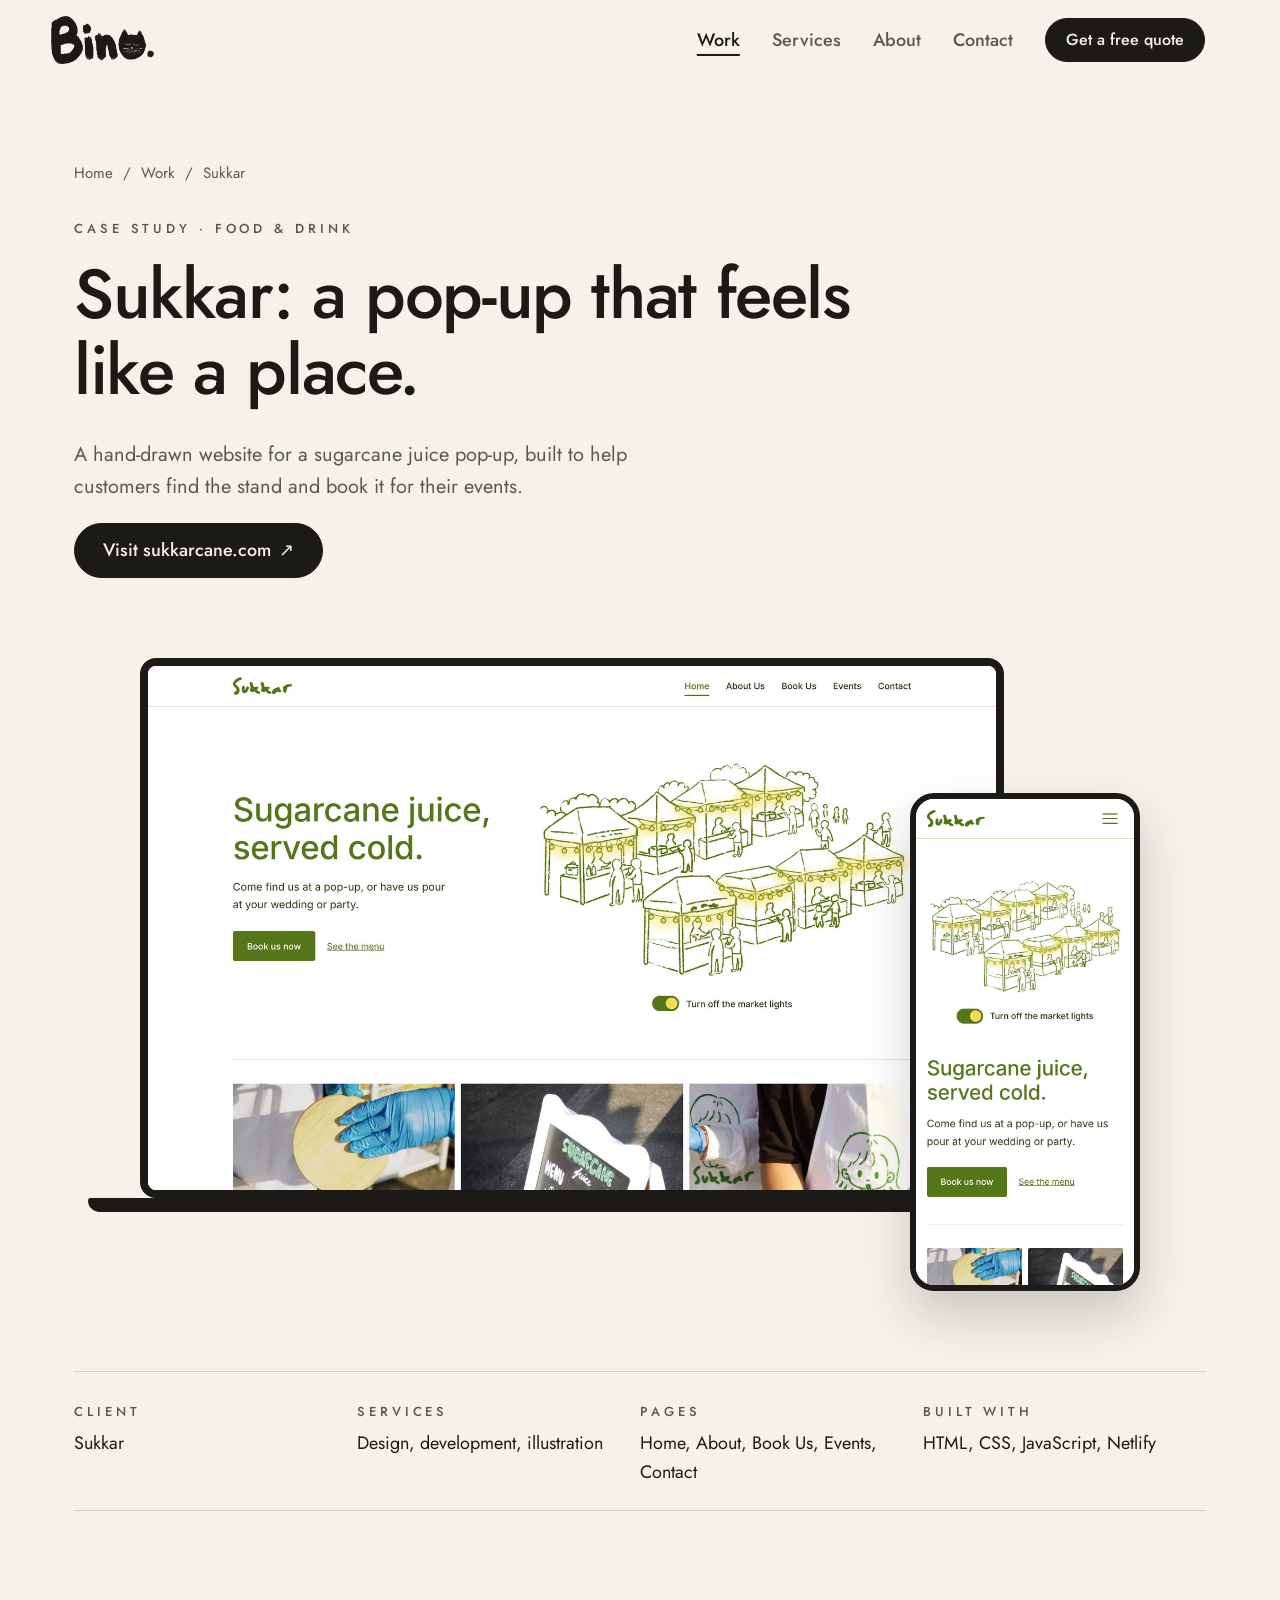
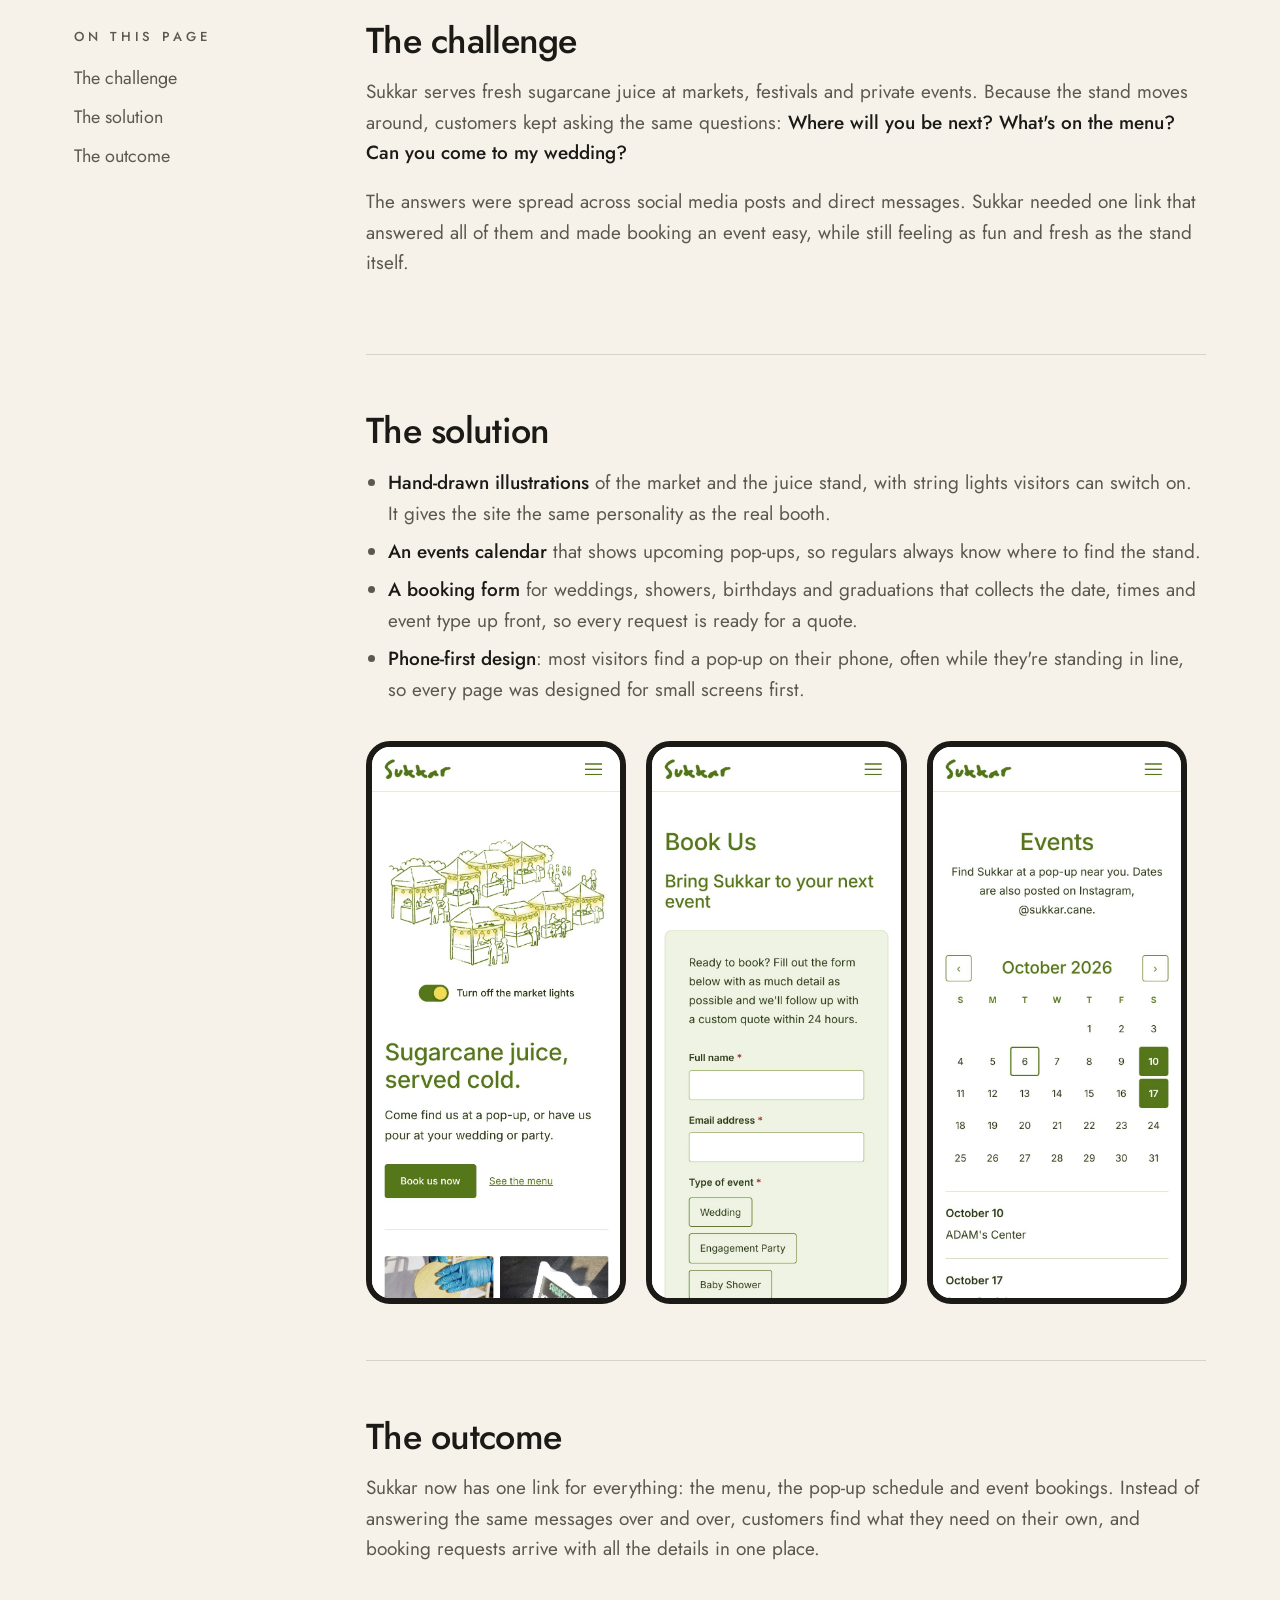
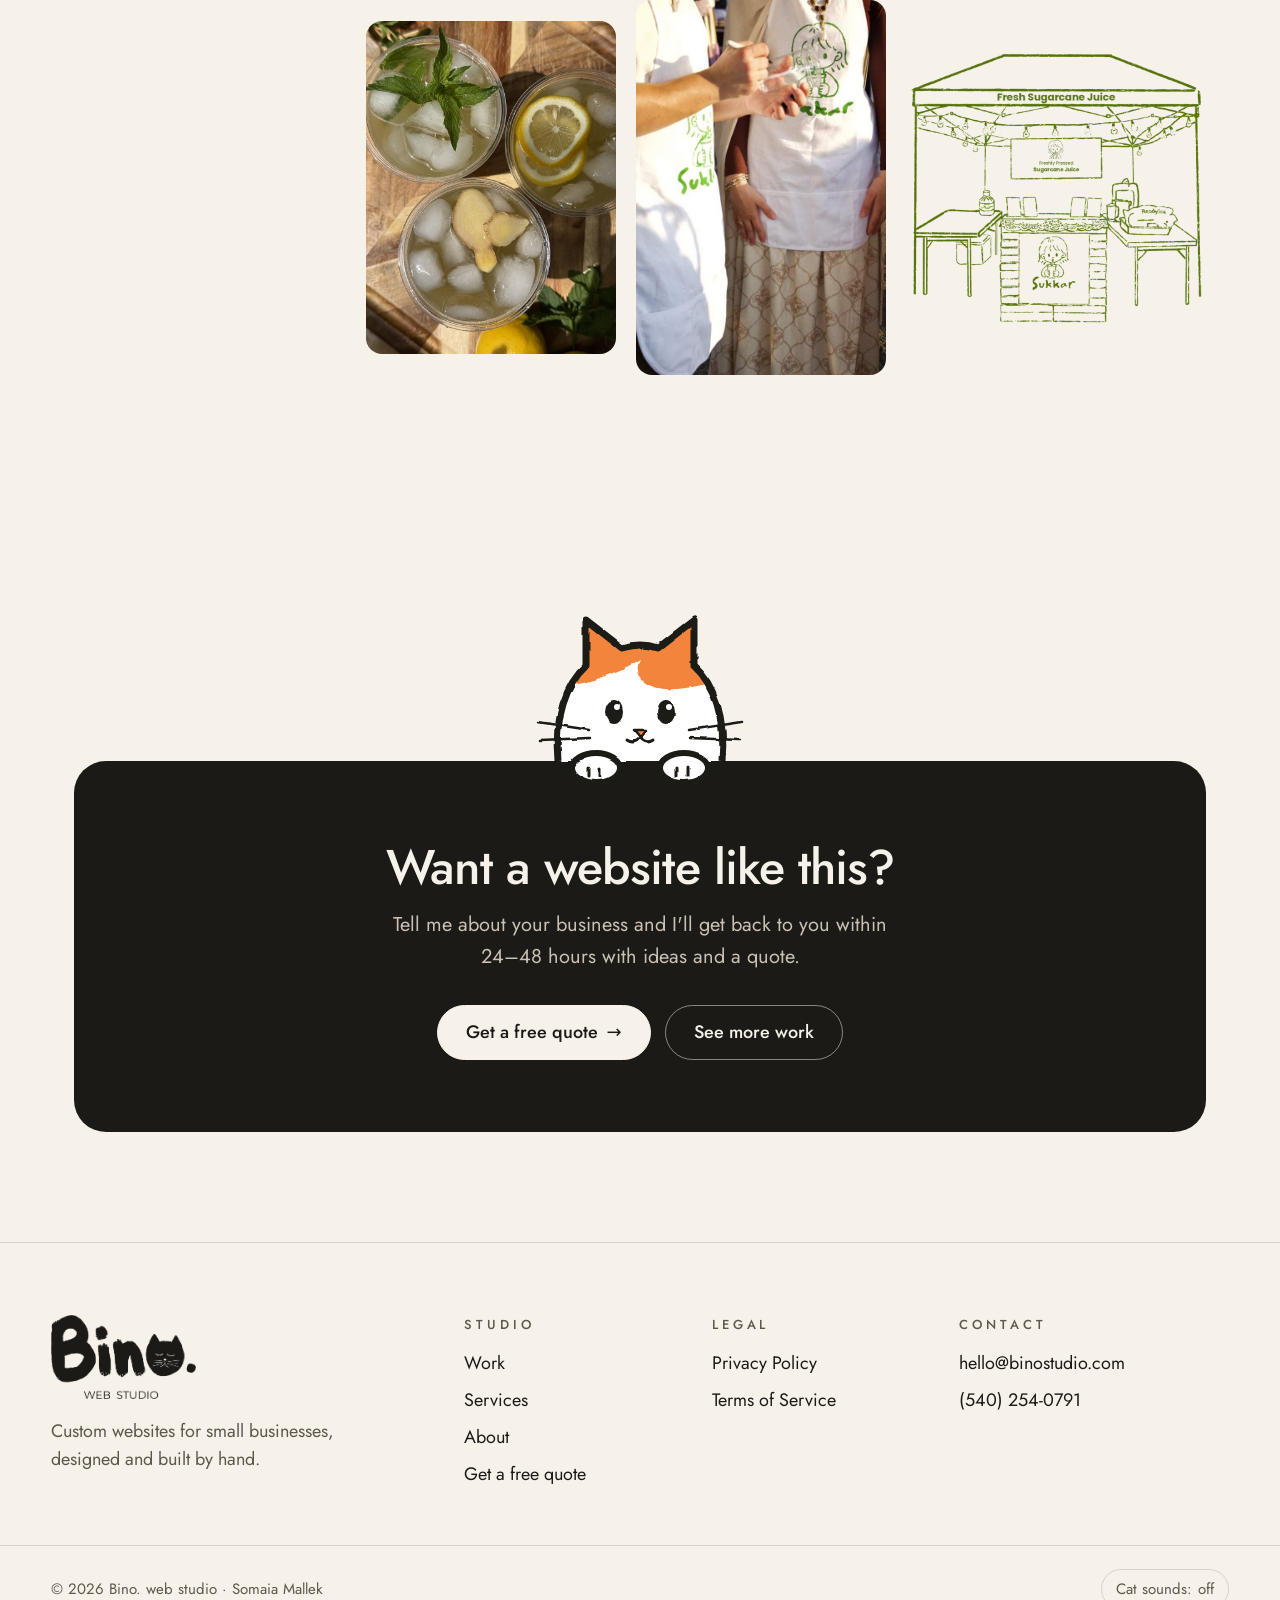
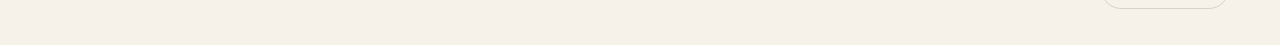
<file: sukkar.html>
<!DOCTYPE html>
<html lang="en">
<head>
  <!-- ====== PAGE SETTINGS (not visible on the page) ====== -->
  <meta charset="UTF-8">
  <meta name="viewport" content="width=device-width, initial-scale=1.0">
  <title>Sukkar case study · Bino. web studio</title>
  <meta name="description" content="How Bino. designed and built sukkarcane.com, a hand-drawn website for a sugarcane juice pop-up.">

  <!-- How the page looks when the link is shared -->
  <meta property="og:title" content="Sukkar case study · Bino. web studio">
  <meta property="og:description" content="How Bino. designed and built sukkarcane.com, a hand-drawn website for a sugarcane juice pop-up.">
  <meta property="og:image" content="https://binostudio.com/images/social-preview.png">
  <meta name="twitter:card" content="summary_large_image">

  <!-- Tab icon -->
  <link rel="icon" href="images/logo/favicon.png" type="image/png">
  <link rel="apple-touch-icon" href="images/logo/apple-touch-icon.png">

  <!-- The font lives in /fonts. Preloading makes the text show up faster. -->
  <link rel="preload" href="fonts/jost.woff" as="font" type="font/woff" crossorigin>

  <!-- Our styles, in order: foundation → layout → pieces → pages → cats -->
  <link rel="stylesheet" href="css/base.css">
  <link rel="stylesheet" href="css/layout.css">
  <link rel="stylesheet" href="css/components.css">
  <link rel="stylesheet" href="css/pages.css">
  <link rel="stylesheet" href="css/cats.css">

  <!-- Tells the CSS that JavaScript is on (so scroll animations can run) -->
  <script>document.documentElement.classList.add('js');</script>
</head>
<body>

  <!-- ====== HEADER (same on every page) ====== -->
  <header class="site-header">
    <div class="container">
      <a href="index.html" class="logo"><img src="images/logo/bino-logo.png" alt="Bino. home" width="698" height="325"></a>

      <nav class="nav" aria-label="Main">
        <a href="work.html" aria-current="page">Work</a>
        <a href="services.html">Services</a>
        <a href="about.html">About</a>
        <a href="contact.html">Contact</a>
        <a href="start.html" class="button button-small">Get a free quote</a>
      </nav>

      <div class="nav-tools">
        <button class="menu-button button button-outline button-small" type="button" aria-expanded="false">Menu</button>
      </div>
    </div>
  </header>


  <main>

    <!-- ====== 1. INTRO ====== -->
    <section class="page-header">
      <div class="container">
        <nav class="breadcrumb" aria-label="Breadcrumb"><a href="index.html">Home</a> / <a href="work.html">Work</a> / <span>Sukkar</span></nav>
        <span class="label">Case study · Food &amp; drink</span>
        <h1>Sukkar: a pop-up that feels like a place.</h1>
        <p>A hand-drawn website for a sugarcane juice pop-up, built to help customers find the stand and book it for their events.</p>
        <div class="button-row">
          <a href="https://sukkarcane.com" class="button" target="_blank" rel="noopener">Visit sukkarcane.com <span class="arrow">↗</span></a>
        </div>
      </div>
    </section>


    <!-- ====== 2. BIG SCREENSHOT + QUICK FACTS ====== -->
    <section class="section" style="padding-top: 40px">
      <div class="container">
        <div class="case-hero device-stage" data-reveal>
          <div class="mock-laptop">
            <div class="mock-screen"><img src="images/work/sukkar/sukkar-desktop.jpg" alt="The Sukkar home page: a hand-drawn market with glowing string lights next to the words Sugarcane juice, served cold." width="1600" height="1000"></div>
          </div>
          <div class="mock-phone"><img src="images/work/sukkar/sukkar-phone.jpg" alt="The Sukkar home page on a phone" width="780" height="1688"></div>
        </div>

        <dl class="case-facts" data-reveal>
          <div><dt class="label">Client</dt><dd>Sukkar</dd></div>
          <div><dt class="label">Services</dt><dd>Design, development, illustration</dd></div>
          <div><dt class="label">Pages</dt><dd>Home, About, Book Us, Events, Contact</dd></div>
          <div><dt class="label">Built with</dt><dd>HTML, CSS, JavaScript, Netlify</dd></div>
        </dl>
      </div>
    </section>


    <!-- ====== 3. THE STORY: challenge, solution, outcome ====== -->
    <section class="section" style="padding-top: 0">
      <div class="container case-body">
        <aside class="toc">
          <span class="label">On this page</span>
          <ol>
            <li><a href="#challenge">The challenge</a></li>
            <li><a href="#solution">The solution</a></li>
            <li><a href="#outcome">The outcome</a></li>
          </ol>
        </aside>

        <div>
          <div class="case-section" id="challenge" data-reveal>
            <h2>The challenge</h2>
            <p>Sukkar serves fresh sugarcane juice at markets, festivals and private events. Because the stand moves around, customers kept asking the same questions: <strong>Where will you be next? What's on the menu? Can you come to my wedding?</strong></p>
            <p>The answers were spread across social media posts and direct messages. Sukkar needed one link that answered all of them and made booking an event easy, while still feeling as fun and fresh as the stand itself.</p>
          </div>

          <div class="case-section" id="solution" data-reveal>
            <h2>The solution</h2>
            <ul>
              <li><strong>Hand-drawn illustrations</strong> of the market and the juice stand, with string lights visitors can switch on. It gives the site the same personality as the real booth.</li>
              <li><strong>An events calendar</strong> that shows upcoming pop-ups, so regulars always know where to find the stand.</li>
              <li><strong>A booking form</strong> for weddings, showers, birthdays and graduations that collects the date, times and event type up front, so every request is ready for a quote.</li>
              <li><strong>Phone-first design</strong>: most visitors find a pop-up on their phone, often while they're standing in line, so every page was designed for small screens first.</li>
            </ul>
            <div class="case-phones">
              <div class="mock-phone"><img src="images/work/sukkar/sukkar-phone.jpg" alt="Sukkar home page on a phone" width="780" height="1688" loading="lazy"></div>
              <div class="mock-phone"><img src="images/work/sukkar/sukkar-book-phone.jpg" alt="Sukkar booking form on a phone" width="780" height="1688" loading="lazy"></div>
              <div class="mock-phone"><img src="images/work/sukkar/sukkar-events-phone.jpg" alt="Sukkar events calendar on a phone" width="780" height="1688" loading="lazy"></div>
            </div>
          </div>

          <div class="case-section" id="outcome" data-reveal>
            <h2>The outcome</h2>
            <p>Sukkar now has one link for everything: the menu, the pop-up schedule and event bookings. Instead of answering the same messages over and over, customers find what they need on their own, and booking requests arrive with all the details in one place.</p>
            <div class="case-photos">
              <img src="images/work/sukkar/sukkar-cups.jpg" alt="Three cups of iced sugarcane juice" width="800" height="1066" loading="lazy">
              <img src="images/work/sukkar/sukkar-booth.jpg" alt="Marking a cup at the Sukkar booth" width="600" height="900" loading="lazy">
              <img src="images/work/sukkar/sukkar-stand-drawing.webp" alt="Hand-drawn Sukkar juice stand with string lights" width="900" height="836" loading="lazy">
            </div>
          </div>
        </div>
      </div>
    </section>

    <!-- ====== CALL TO ACTION: Bino peeks over the black box ======
         Bino's eyes follow your mouse. Click him and he meows (if cat sounds are on). -->
    <section class="section">
      <div class="container">
        <div class="cta" data-reveal>
          <button class="peek-cat" type="button" data-meow aria-label="Bino the cat. Click to say hi.">
            <svg viewBox="0 0 220 200" aria-hidden="true">
              <defs>
                <filter id="ink-peek" x="-10%" y="-10%" width="120%" height="120%">
                  <feTurbulence type="fractalNoise" baseFrequency="0.06" numOctaves="3" seed="5" result="noise"/>
                  <feDisplacementMap in="SourceGraphic" in2="noise" scale="3.5" xChannelSelector="R" yChannelSelector="G"/>
                </filter>
                <clipPath id="peek-head"><path d="M28 171 C24 128 36 94 56 76 L56 30 L92 58 C104 54 116 54 128 58 L164 30 L164 76 C184 94 196 128 192 171 Z"/></clipPath>
              </defs>
              <g filter="url(#ink-peek)">
                <!-- head: white with an orange cap, like the real Bino -->
                <path d="M28 171 C24 128 36 94 56 76 L56 30 L92 58 C104 54 116 54 128 58 L164 30 L164 76 C184 94 196 128 192 171 Z" fill="#ffffff"/>
                <path class="peek-ear-left" d="M0 0 H220 V96 C186 84 160 104 128 98 C110 94 104 82 110 70 C96 78 70 90 40 96 C24 99 10 96 0 92 Z" fill="#f2853a" clip-path="url(#peek-head)"/>
                <path d="M28 171 C24 128 36 94 56 76 L56 30 L92 58 C104 54 116 54 128 58 L164 30 L164 76 C184 94 196 128 192 171" fill="none" stroke="#1c1a17" stroke-width="7" stroke-linejoin="round"/>
                <!-- open eyes (they follow your mouse) -->
                <g class="peek-eyes">
                  <g class="peek-pupil">
                    <ellipse cx="84" cy="122" rx="9" ry="12" fill="#1c1a17"/>
                    <ellipse cx="136" cy="122" rx="9" ry="12" fill="#1c1a17"/>
                    <circle cx="87" cy="117" r="3" fill="#ffffff"/>
                    <circle cx="139" cy="117" r="3" fill="#ffffff"/>
                  </g>
                </g>
                <!-- happy eyes ^ ^ (show after a click) -->
                <path class="peek-happy" d="M74 126 Q84 112 94 126 M126 126 Q136 112 146 126" stroke="#1c1a17" stroke-width="5" stroke-linecap="round" fill="none"/>
                <!-- nose, mouth, whiskers -->
                <path d="M104 140 L116 140 L110 147 Z" fill="#f2853a" stroke="#1c1a17" stroke-width="2.5" stroke-linejoin="round"/>
                <path d="M110 147 q-6 8 -13 3 M110 147 q6 8 13 3" stroke="#1c1a17" stroke-width="3" stroke-linecap="round" fill="none"/>
                <path d="M8 132 L60 140 M10 150 L60 148 M212 132 L160 140 M210 150 L160 148" stroke="#1c1a17" stroke-width="2.5" stroke-linecap="round"/>
                <!-- paws resting on the edge of the box -->
                <g fill="#ffffff" stroke="#1c1a17" stroke-width="6">
                  <ellipse cx="66" cy="178" rx="24" ry="15"/>
                  <ellipse cx="154" cy="178" rx="24" ry="15"/>
                </g>
                <path d="M58 186 v-8 M70 186 v-8 M146 186 v-8 M158 186 v-8" stroke="#1c1a17" stroke-width="3" stroke-linecap="round"/>
              </g>
            </svg>
          </button>

          <h2>Want a website like this?</h2>
          <p>Tell me about your business and I'll get back to you within 24–48 hours with ideas and a quote.</p>
          <div class="button-row">
            <a href="start.html" class="button button-light">Get a free quote <span class="arrow">→</span></a>
            <a href="work.html" class="button button-outline">See more work</a>
          </div>
        </div>
      </div>
    </section>

  </main>

  <!-- ====== FOOTER (same on every page) ====== -->
  <footer class="site-footer">
    <div class="container">
      <div class="footer-grid">
        <div>
          <a href="index.html" class="logo logo-footer"><img src="images/logo/bino-logo-full.png" alt="Bino. web studio home" width="698" height="406"></a>
          <p class="footer-tagline">Custom websites for small businesses, designed and built by hand.</p>
        </div>
        <div>
          <span class="label footer-title">Studio</span>
          <ul>
            <li><a href="work.html">Work</a></li>
            <li><a href="services.html">Services</a></li>
            <li><a href="about.html">About</a></li>
            <li><a href="start.html">Get a free quote</a></li>
          </ul>
        </div>
        <div>
          <span class="label footer-title">Legal</span>
          <ul>
            <li><a href="privacy.html">Privacy Policy</a></li>
            <li><a href="terms.html">Terms of Service</a></li>
          </ul>
        </div>
        <div>
          <span class="label footer-title">Contact</span>
          <ul>
            <li><a href="mailto:hello@binostudio.com">hello@binostudio.com</a></li>
            <li><a href="tel:+15402540791">(540) 254-0791</a></li>
          </ul>
        </div>
      </div>
      <p class="footer-bottom">
        <span>© <span class="year">2026</span> Bino. web studio · Somaia Mallek</span>
        <button class="sound-toggle" type="button" aria-pressed="false">Cat sounds: <span class="sound-state">off</span></button>
      </p>
    </div>
  </footer>


  <!-- Scripts go at the end so the page shows up first -->
  <script src="js/main.js"></script>
  <script src="js/sound.js"></script>
  <script src="js/cats.js"></script>
</body>
</html>
</file>
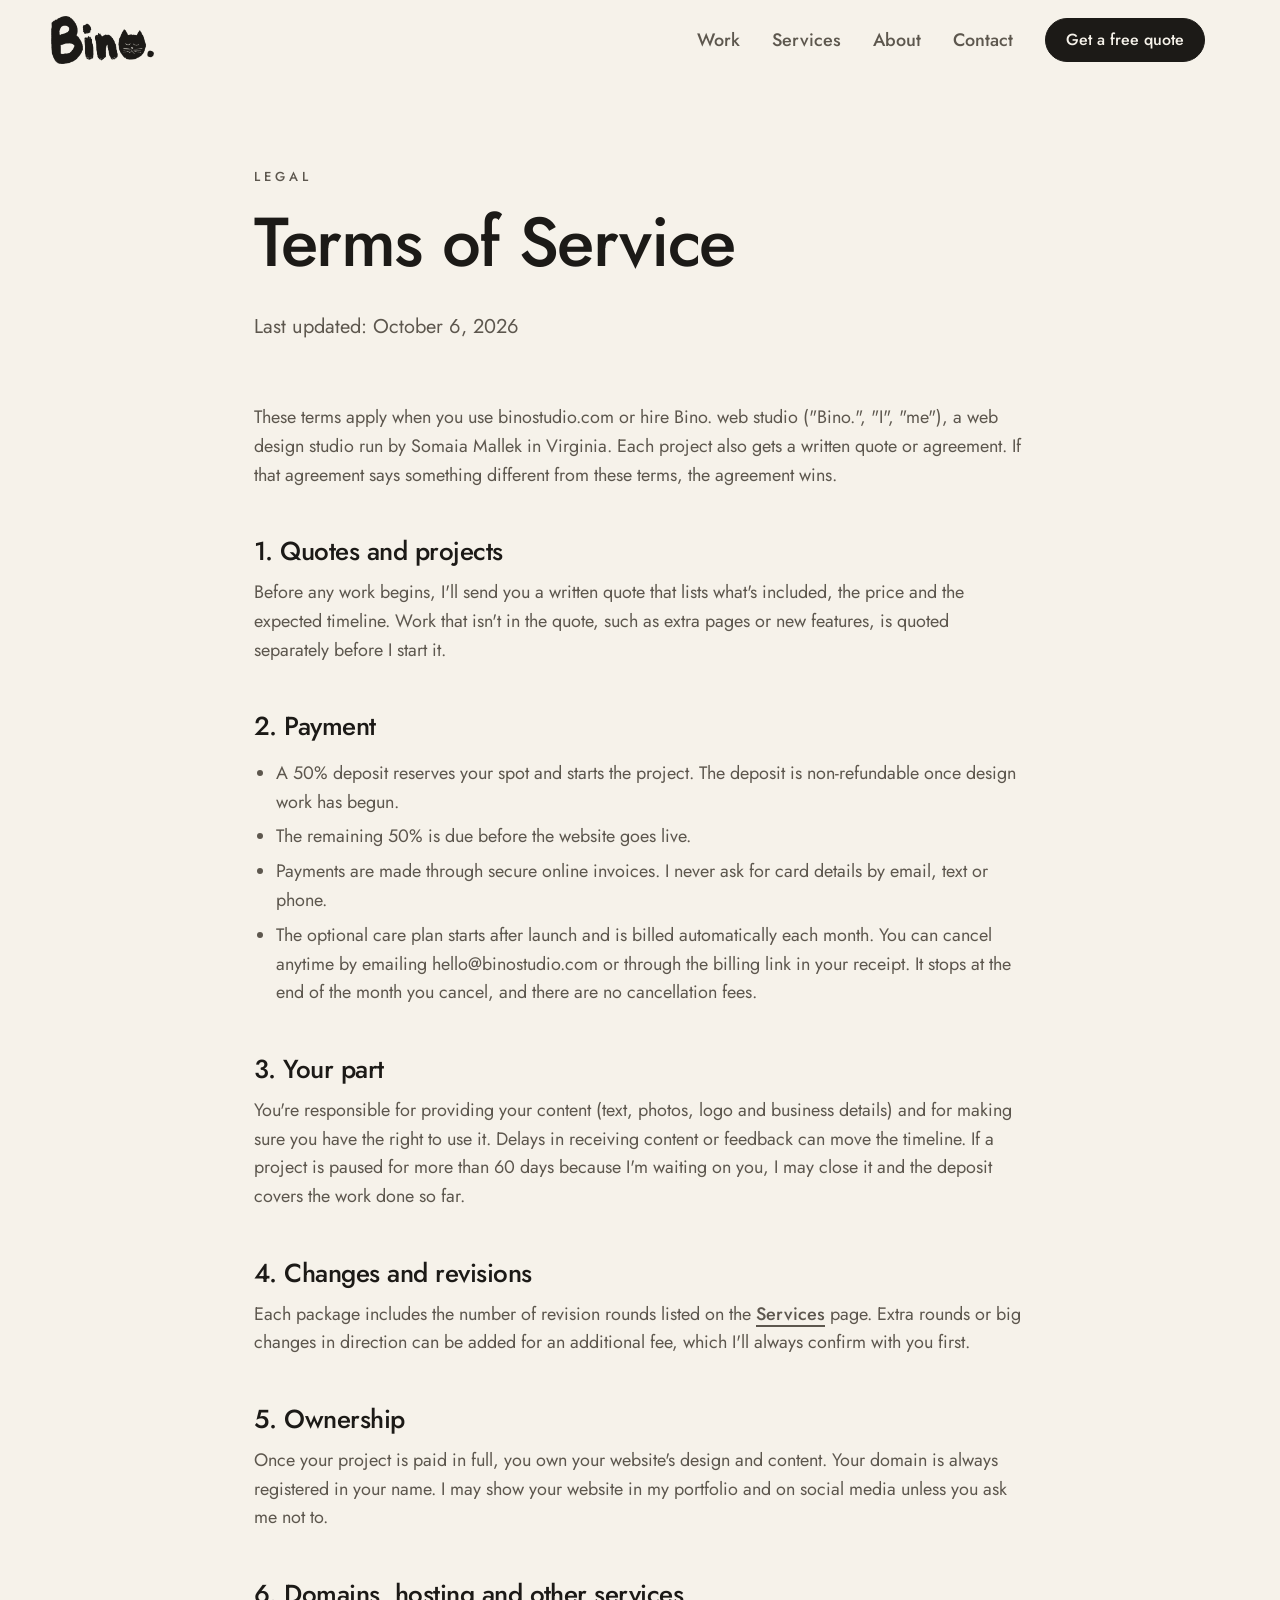
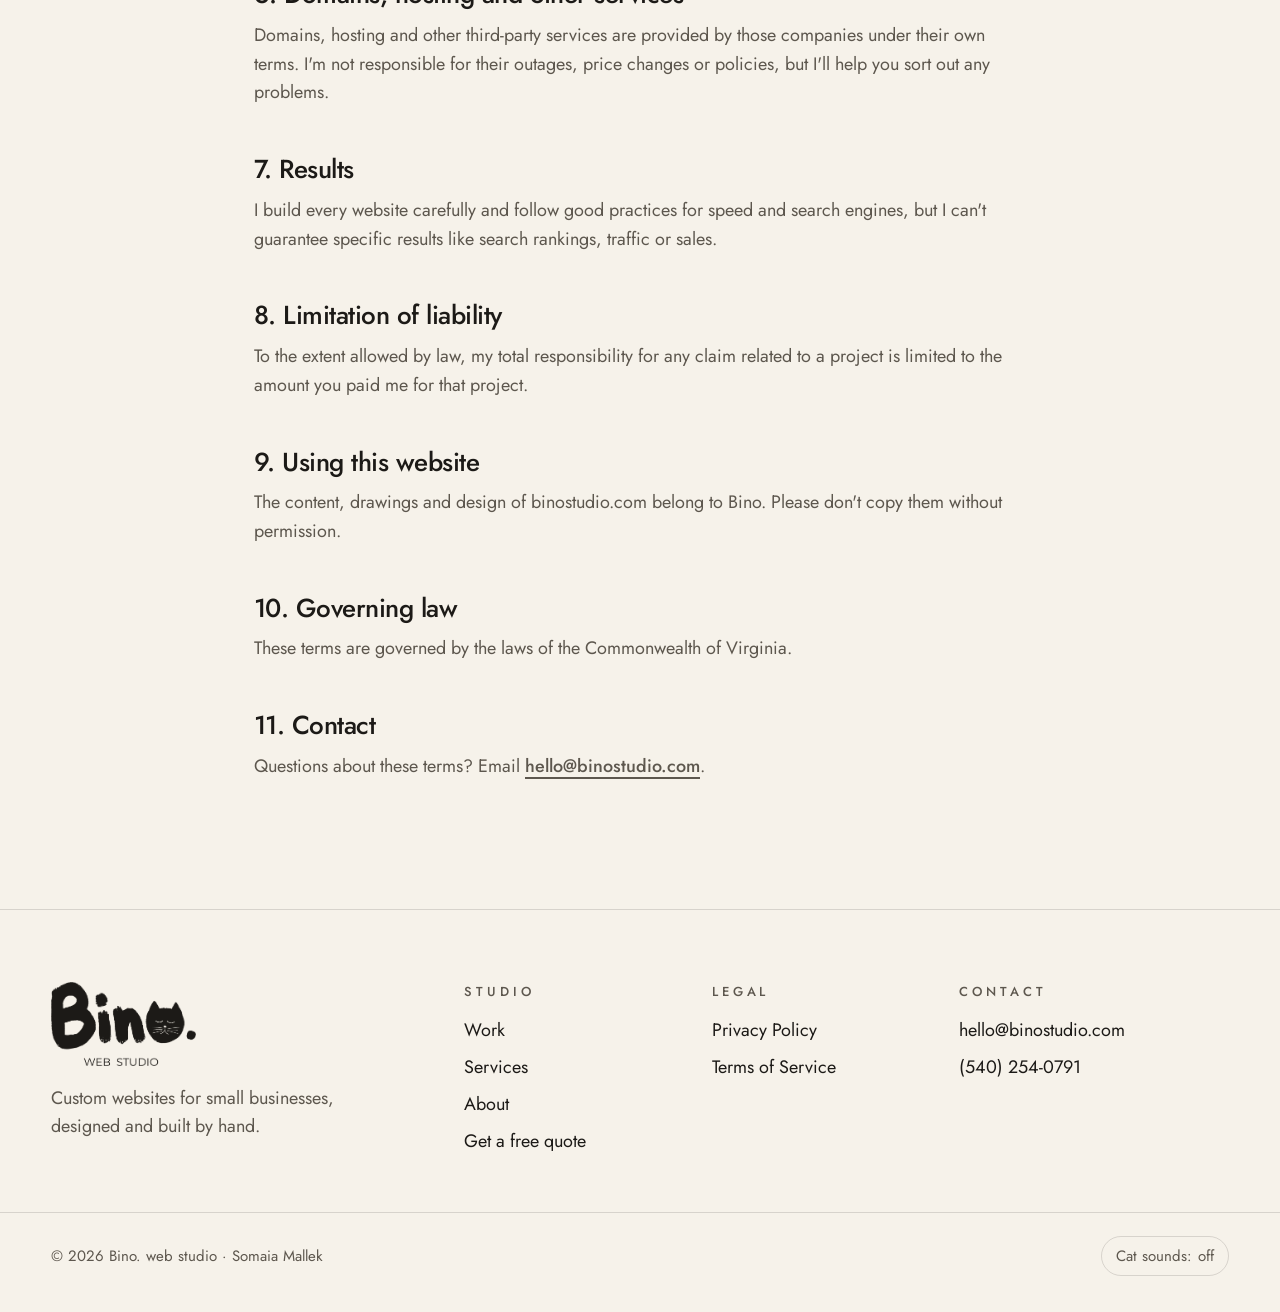
<file: terms.html>
<!DOCTYPE html>
<html lang="en">
<head>
  <!-- ====== PAGE SETTINGS (not visible on the page) ====== -->
  <meta charset="UTF-8">
  <meta name="viewport" content="width=device-width, initial-scale=1.0">
  <title>Terms of Service · Bino. web studio</title>
  <meta name="description" content="The terms for working with Bino. web studio and using binostudio.com.">

  <!-- How the page looks when the link is shared -->
  <meta property="og:title" content="Terms of Service · Bino. web studio">
  <meta property="og:description" content="The terms for working with Bino. web studio and using binostudio.com.">
  <meta property="og:image" content="https://binostudio.com/images/social-preview.png">
  <meta name="twitter:card" content="summary_large_image">

  <!-- Tab icon -->
  <link rel="icon" href="images/logo/favicon.png" type="image/png">
  <link rel="apple-touch-icon" href="images/logo/apple-touch-icon.png">

  <!-- The font lives in /fonts. Preloading makes the text show up faster. -->
  <link rel="preload" href="fonts/jost.woff" as="font" type="font/woff" crossorigin>

  <!-- Our styles, in order: foundation → layout → pieces → pages → cats -->
  <link rel="stylesheet" href="css/base.css">
  <link rel="stylesheet" href="css/layout.css">
  <link rel="stylesheet" href="css/components.css">
  <link rel="stylesheet" href="css/pages.css">
  <link rel="stylesheet" href="css/cats.css">

  <!-- Tells the CSS that JavaScript is on (so scroll animations can run) -->
  <script>document.documentElement.classList.add('js');</script>
</head>
<body>

  <!-- ====== HEADER (same on every page) ====== -->
  <header class="site-header">
    <div class="container">
      <a href="index.html" class="logo"><img src="images/logo/bino-logo.png" alt="Bino. home" width="698" height="325"></a>

      <nav class="nav" aria-label="Main">
        <a href="work.html">Work</a>
        <a href="services.html">Services</a>
        <a href="about.html">About</a>
        <a href="contact.html">Contact</a>
        <a href="start.html" class="button button-small">Get a free quote</a>
      </nav>

      <div class="nav-tools">
        <button class="menu-button button button-outline button-small" type="button" aria-expanded="false">Menu</button>
      </div>
    </div>
  </header>


  <main>

    <section class="page-header">
      <div class="container container-narrow">
        <span class="label">Legal</span>
        <h1>Terms of Service</h1>
        <p class="legal-updated">Last updated: October 6, 2026</p>
      </div>
    </section>

    <section class="legal">
      <div class="container container-narrow">
        <p>These terms apply when you use binostudio.com or hire Bino. web studio ("Bino.", "I", "me"), a web design studio run by Somaia Mallek in Virginia. Each project also gets a written quote or agreement. If that agreement says something different from these terms, the agreement wins.</p>

        <h2>1. Quotes and projects</h2>
        <p>Before any work begins, I'll send you a written quote that lists what's included, the price and the expected timeline. Work that isn't in the quote, such as extra pages or new features, is quoted separately before I start it.</p>

        <h2>2. Payment</h2>
        <ul>
          <li>A 50% deposit reserves your spot and starts the project. The deposit is non-refundable once design work has begun.</li>
          <li>The remaining 50% is due before the website goes live.</li>
          <li>Payments are made through secure online invoices. I never ask for card details by email, text or phone.</li>
          <li>The optional care plan starts after launch and is billed automatically each month. You can cancel anytime by emailing hello@binostudio.com or through the billing link in your receipt. It stops at the end of the month you cancel, and there are no cancellation fees.</li>
        </ul>

        <h2>3. Your part</h2>
        <p>You're responsible for providing your content (text, photos, logo and business details) and for making sure you have the right to use it. Delays in receiving content or feedback can move the timeline. If a project is paused for more than 60 days because I'm waiting on you, I may close it and the deposit covers the work done so far.</p>

        <h2>4. Changes and revisions</h2>
        <p>Each package includes the number of revision rounds listed on the <a href="services.html" class="text-link">Services</a> page. Extra rounds or big changes in direction can be added for an additional fee, which I'll always confirm with you first.</p>

        <h2>5. Ownership</h2>
        <p>Once your project is paid in full, you own your website's design and content. Your domain is always registered in your name. I may show your website in my portfolio and on social media unless you ask me not to.</p>

        <h2>6. Domains, hosting and other services</h2>
        <p>Domains, hosting and other third-party services are provided by those companies under their own terms. I'm not responsible for their outages, price changes or policies, but I'll help you sort out any problems.</p>

        <h2>7. Results</h2>
        <p>I build every website carefully and follow good practices for speed and search engines, but I can't guarantee specific results like search rankings, traffic or sales.</p>

        <h2>8. Limitation of liability</h2>
        <p>To the extent allowed by law, my total responsibility for any claim related to a project is limited to the amount you paid me for that project.</p>

        <h2>9. Using this website</h2>
        <p>The content, drawings and design of binostudio.com belong to Bino. Please don't copy them without permission.</p>

        <h2>10. Governing law</h2>
        <p>These terms are governed by the laws of the Commonwealth of Virginia.</p>

        <h2>11. Contact</h2>
        <p>Questions about these terms? Email <a href="mailto:hello@binostudio.com" class="text-link">hello@binostudio.com</a>.</p>
      </div>
    </section>

  </main>

  <!-- ====== FOOTER (same on every page) ====== -->
  <footer class="site-footer">
    <div class="container">
      <div class="footer-grid">
        <div>
          <a href="index.html" class="logo logo-footer"><img src="images/logo/bino-logo-full.png" alt="Bino. web studio home" width="698" height="406"></a>
          <p class="footer-tagline">Custom websites for small businesses, designed and built by hand.</p>
        </div>
        <div>
          <span class="label footer-title">Studio</span>
          <ul>
            <li><a href="work.html">Work</a></li>
            <li><a href="services.html">Services</a></li>
            <li><a href="about.html">About</a></li>
            <li><a href="start.html">Get a free quote</a></li>
          </ul>
        </div>
        <div>
          <span class="label footer-title">Legal</span>
          <ul>
            <li><a href="privacy.html">Privacy Policy</a></li>
            <li><a href="terms.html">Terms of Service</a></li>
          </ul>
        </div>
        <div>
          <span class="label footer-title">Contact</span>
          <ul>
            <li><a href="mailto:hello@binostudio.com">hello@binostudio.com</a></li>
            <li><a href="tel:+15402540791">(540) 254-0791</a></li>
          </ul>
        </div>
      </div>
      <p class="footer-bottom">
        <span>© <span class="year">2026</span> Bino. web studio · Somaia Mallek</span>
        <button class="sound-toggle" type="button" aria-pressed="false">Cat sounds: <span class="sound-state">off</span></button>
      </p>
    </div>
  </footer>


  <!-- Scripts go at the end so the page shows up first -->
  <script src="js/main.js"></script>
  <script src="js/sound.js"></script>
  <script src="js/cats.js"></script>
</body>
</html>
</file>
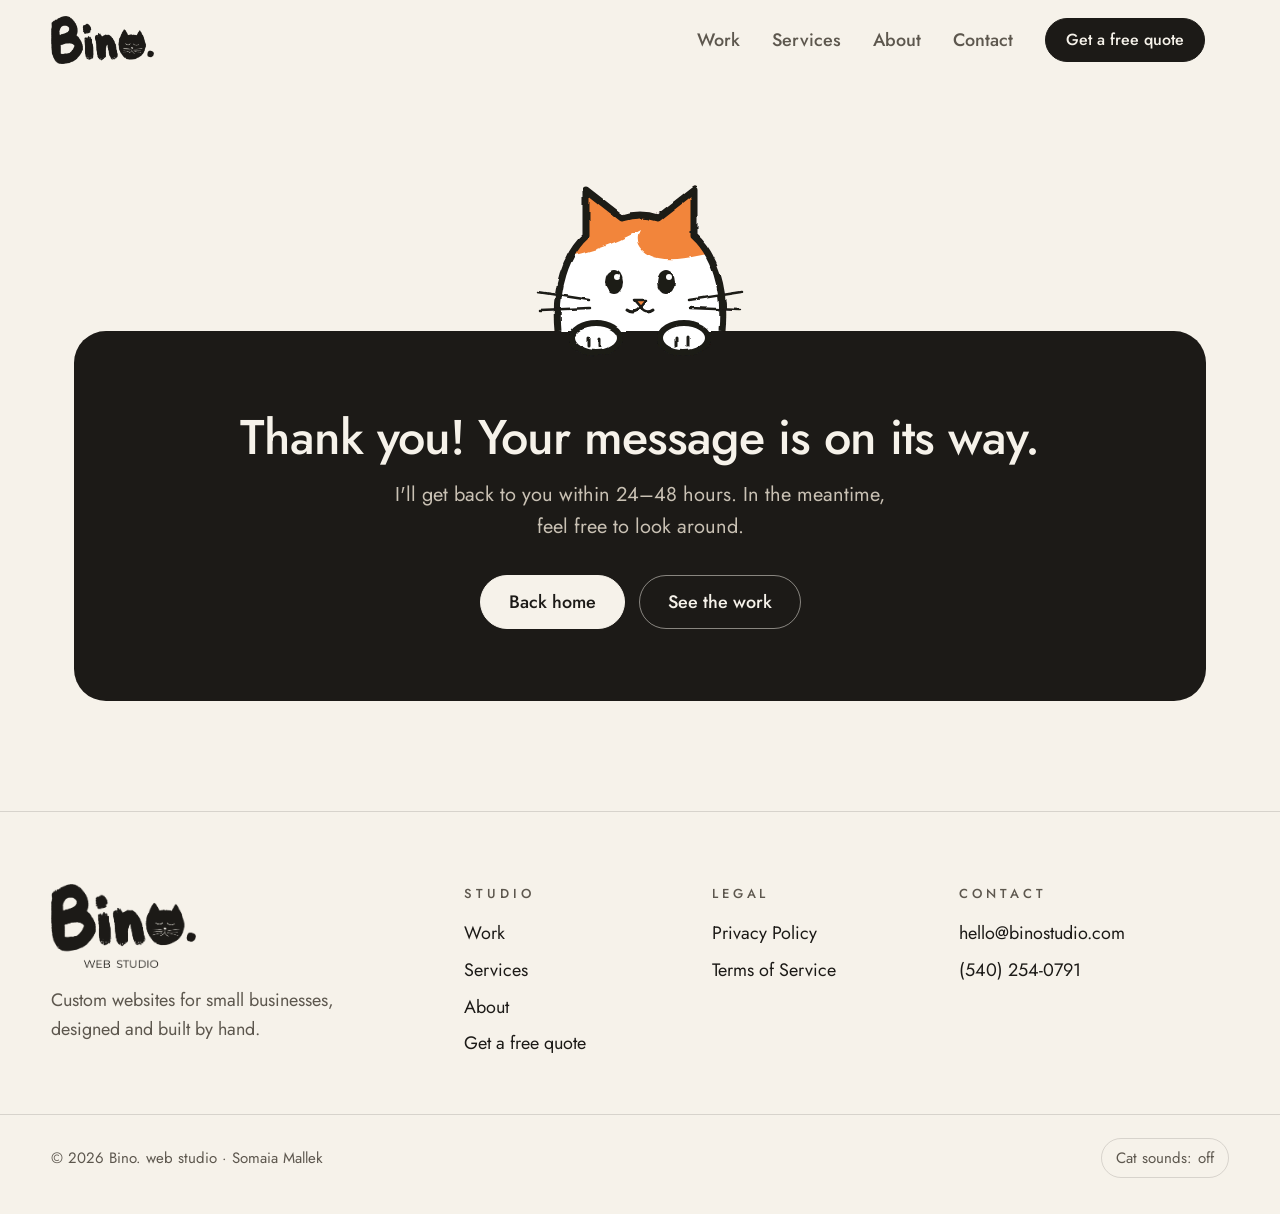
<file: thanks.html>
<!DOCTYPE html>
<html lang="en">
<head>
  <!-- ====== PAGE SETTINGS (not visible on the page) ====== -->
  <meta charset="UTF-8">
  <meta name="viewport" content="width=device-width, initial-scale=1.0">
  <title>Thank you · Bino. web studio</title>
  <meta name="description" content="Your message was sent to Bino.">

  <!-- How the page looks when the link is shared -->
  <meta property="og:title" content="Thank you · Bino. web studio">
  <meta property="og:description" content="Your message was sent to Bino.">
  <meta property="og:image" content="https://binostudio.com/images/social-preview.png">
  <meta name="twitter:card" content="summary_large_image">

  <!-- Tab icon -->
  <link rel="icon" href="images/logo/favicon.png" type="image/png">
  <link rel="apple-touch-icon" href="images/logo/apple-touch-icon.png">

  <!-- The font lives in /fonts. Preloading makes the text show up faster. -->
  <link rel="preload" href="fonts/jost.woff" as="font" type="font/woff" crossorigin>

  <!-- Our styles, in order: foundation → layout → pieces → pages → cats -->
  <link rel="stylesheet" href="css/base.css">
  <link rel="stylesheet" href="css/layout.css">
  <link rel="stylesheet" href="css/components.css">
  <link rel="stylesheet" href="css/pages.css">
  <link rel="stylesheet" href="css/cats.css">

  <!-- Tells the CSS that JavaScript is on (so scroll animations can run) -->
  <script>document.documentElement.classList.add('js');</script>
</head>
<body>

  <!-- ====== HEADER (same on every page) ====== -->
  <header class="site-header">
    <div class="container">
      <a href="index.html" class="logo"><img src="images/logo/bino-logo.png" alt="Bino. home" width="698" height="325"></a>

      <nav class="nav" aria-label="Main">
        <a href="work.html">Work</a>
        <a href="services.html">Services</a>
        <a href="about.html">About</a>
        <a href="contact.html">Contact</a>
        <a href="start.html" class="button button-small">Get a free quote</a>
      </nav>

      <div class="nav-tools">
        <button class="menu-button button button-outline button-small" type="button" aria-expanded="false">Menu</button>
      </div>
    </div>
  </header>


  <main>

    <!-- ====== CALL TO ACTION: Bino peeks over the black box ======
         Bino's eyes follow your mouse. Click him and he meows (if cat sounds are on). -->
    <section class="section" style="padding-top: 140px">
      <div class="container">
        <div class="cta" data-reveal>
          <button class="peek-cat" type="button" data-meow aria-label="Bino the cat. Click to say hi.">
            <svg viewBox="0 0 220 200" aria-hidden="true">
              <defs>
                <filter id="ink-peek" x="-10%" y="-10%" width="120%" height="120%">
                  <feTurbulence type="fractalNoise" baseFrequency="0.06" numOctaves="3" seed="5" result="noise"/>
                  <feDisplacementMap in="SourceGraphic" in2="noise" scale="3.5" xChannelSelector="R" yChannelSelector="G"/>
                </filter>
                <clipPath id="peek-head"><path d="M28 171 C24 128 36 94 56 76 L56 30 L92 58 C104 54 116 54 128 58 L164 30 L164 76 C184 94 196 128 192 171 Z"/></clipPath>
              </defs>
              <g filter="url(#ink-peek)">
                <!-- head: white with an orange cap, like the real Bino -->
                <path d="M28 171 C24 128 36 94 56 76 L56 30 L92 58 C104 54 116 54 128 58 L164 30 L164 76 C184 94 196 128 192 171 Z" fill="#ffffff"/>
                <path class="peek-ear-left" d="M0 0 H220 V96 C186 84 160 104 128 98 C110 94 104 82 110 70 C96 78 70 90 40 96 C24 99 10 96 0 92 Z" fill="#f2853a" clip-path="url(#peek-head)"/>
                <path d="M28 171 C24 128 36 94 56 76 L56 30 L92 58 C104 54 116 54 128 58 L164 30 L164 76 C184 94 196 128 192 171" fill="none" stroke="#1c1a17" stroke-width="7" stroke-linejoin="round"/>
                <!-- open eyes (they follow your mouse) -->
                <g class="peek-eyes">
                  <g class="peek-pupil">
                    <ellipse cx="84" cy="122" rx="9" ry="12" fill="#1c1a17"/>
                    <ellipse cx="136" cy="122" rx="9" ry="12" fill="#1c1a17"/>
                    <circle cx="87" cy="117" r="3" fill="#ffffff"/>
                    <circle cx="139" cy="117" r="3" fill="#ffffff"/>
                  </g>
                </g>
                <!-- happy eyes ^ ^ (show after a click) -->
                <path class="peek-happy" d="M74 126 Q84 112 94 126 M126 126 Q136 112 146 126" stroke="#1c1a17" stroke-width="5" stroke-linecap="round" fill="none"/>
                <!-- nose, mouth, whiskers -->
                <path d="M104 140 L116 140 L110 147 Z" fill="#f2853a" stroke="#1c1a17" stroke-width="2.5" stroke-linejoin="round"/>
                <path d="M110 147 q-6 8 -13 3 M110 147 q6 8 13 3" stroke="#1c1a17" stroke-width="3" stroke-linecap="round" fill="none"/>
                <path d="M8 132 L60 140 M10 150 L60 148 M212 132 L160 140 M210 150 L160 148" stroke="#1c1a17" stroke-width="2.5" stroke-linecap="round"/>
                <!-- paws resting on the edge of the box -->
                <g fill="#ffffff" stroke="#1c1a17" stroke-width="6">
                  <ellipse cx="66" cy="178" rx="24" ry="15"/>
                  <ellipse cx="154" cy="178" rx="24" ry="15"/>
                </g>
                <path d="M58 186 v-8 M70 186 v-8 M146 186 v-8 M158 186 v-8" stroke="#1c1a17" stroke-width="3" stroke-linecap="round"/>
              </g>
            </svg>
          </button>

          <h2>Thank you! Your message is on its way.</h2>
          <p>I'll get back to you within 24–48 hours. In the meantime, feel free to look around.</p>
          <div class="button-row">
            <a href="index.html" class="button button-light">Back home</a>
            <a href="work.html" class="button button-outline">See the work</a>
          </div>
        </div>
      </div>
    </section>

  </main>

  <!-- ====== FOOTER (same on every page) ====== -->
  <footer class="site-footer">
    <div class="container">
      <div class="footer-grid">
        <div>
          <a href="index.html" class="logo logo-footer"><img src="images/logo/bino-logo-full.png" alt="Bino. web studio home" width="698" height="406"></a>
          <p class="footer-tagline">Custom websites for small businesses, designed and built by hand.</p>
        </div>
        <div>
          <span class="label footer-title">Studio</span>
          <ul>
            <li><a href="work.html">Work</a></li>
            <li><a href="services.html">Services</a></li>
            <li><a href="about.html">About</a></li>
            <li><a href="start.html">Get a free quote</a></li>
          </ul>
        </div>
        <div>
          <span class="label footer-title">Legal</span>
          <ul>
            <li><a href="privacy.html">Privacy Policy</a></li>
            <li><a href="terms.html">Terms of Service</a></li>
          </ul>
        </div>
        <div>
          <span class="label footer-title">Contact</span>
          <ul>
            <li><a href="mailto:hello@binostudio.com">hello@binostudio.com</a></li>
            <li><a href="tel:+15402540791">(540) 254-0791</a></li>
          </ul>
        </div>
      </div>
      <p class="footer-bottom">
        <span>© <span class="year">2026</span> Bino. web studio · Somaia Mallek</span>
        <button class="sound-toggle" type="button" aria-pressed="false">Cat sounds: <span class="sound-state">off</span></button>
      </p>
    </div>
  </footer>


  <!-- Scripts go at the end so the page shows up first -->
  <script src="js/main.js"></script>
  <script src="js/sound.js"></script>
  <script src="js/cats.js"></script>
</body>
</html>
</file>
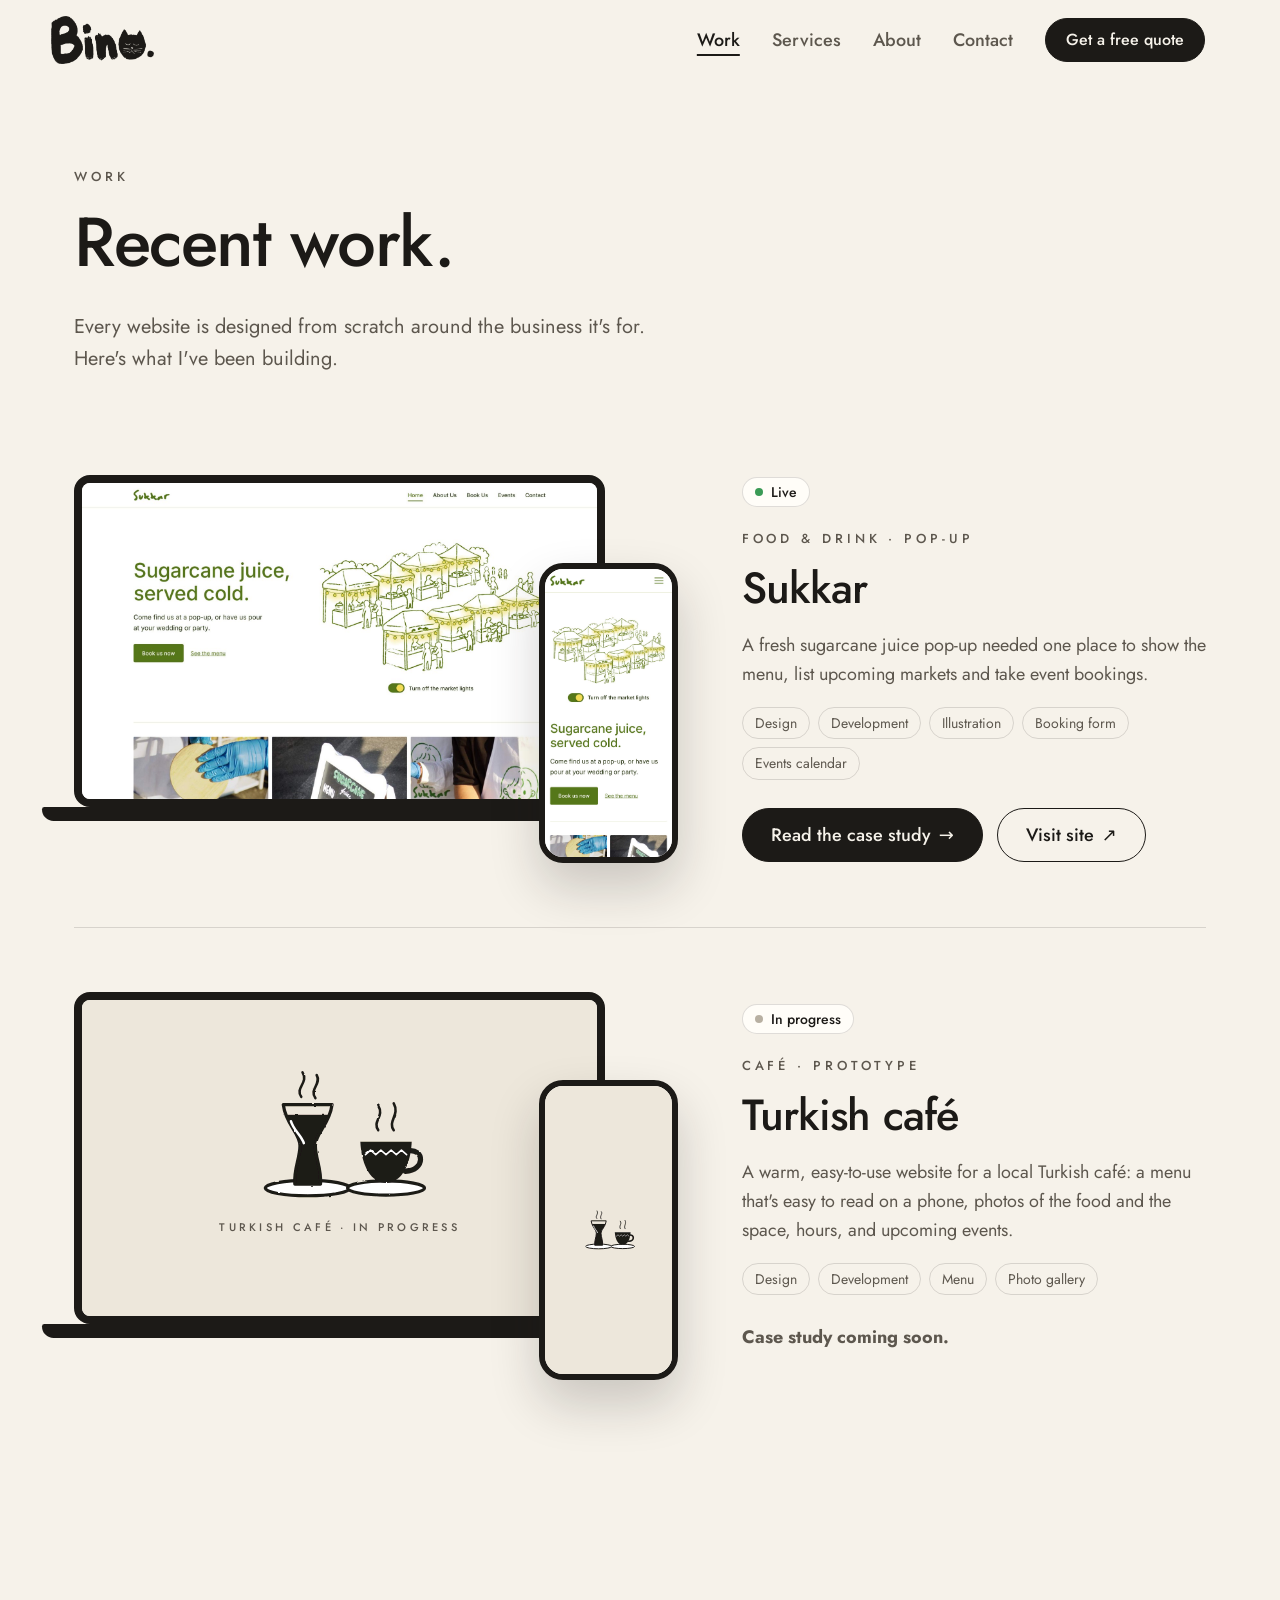
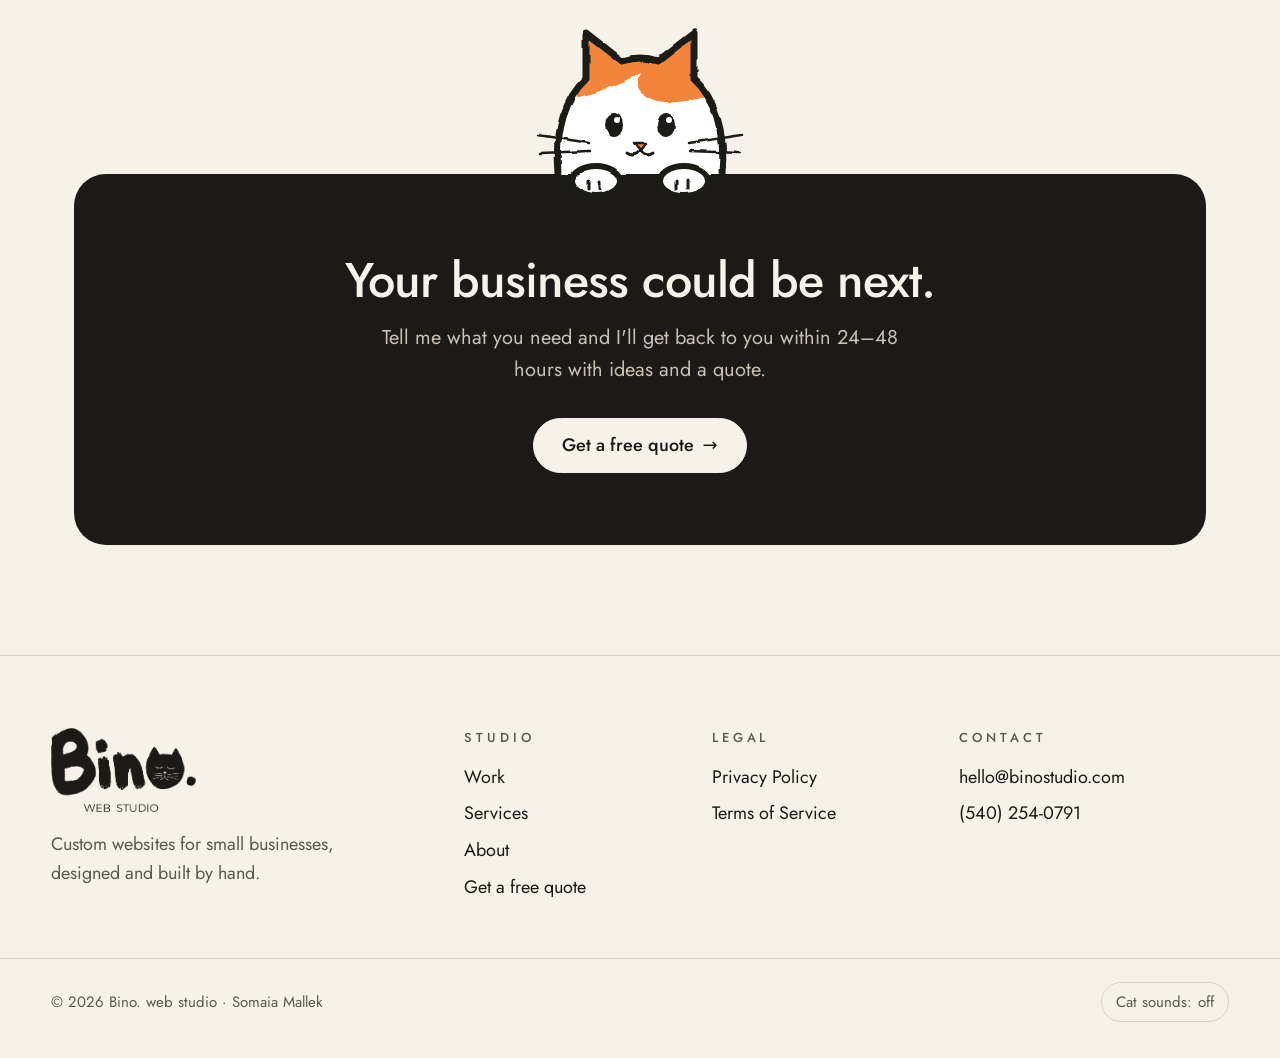
<file: work.html>
<!DOCTYPE html>
<html lang="en">
<head>
  <!-- ====== PAGE SETTINGS (not visible on the page) ====== -->
  <meta charset="UTF-8">
  <meta name="viewport" content="width=device-width, initial-scale=1.0">
  <title>Work · Bino. web studio</title>
  <meta name="description" content="Websites designed and built by Bino. web studio for small businesses.">

  <!-- How the page looks when the link is shared -->
  <meta property="og:title" content="Work · Bino. web studio">
  <meta property="og:description" content="Websites designed and built by Bino. web studio for small businesses.">
  <meta property="og:image" content="https://binostudio.com/images/social-preview.png">
  <meta name="twitter:card" content="summary_large_image">

  <!-- Tab icon -->
  <link rel="icon" href="images/logo/favicon.png" type="image/png">
  <link rel="apple-touch-icon" href="images/logo/apple-touch-icon.png">

  <!-- The font lives in /fonts. Preloading makes the text show up faster. -->
  <link rel="preload" href="fonts/jost.woff" as="font" type="font/woff" crossorigin>

  <!-- Our styles, in order: foundation → layout → pieces → pages → cats -->
  <link rel="stylesheet" href="css/base.css">
  <link rel="stylesheet" href="css/layout.css">
  <link rel="stylesheet" href="css/components.css">
  <link rel="stylesheet" href="css/pages.css">
  <link rel="stylesheet" href="css/cats.css">

  <!-- Tells the CSS that JavaScript is on (so scroll animations can run) -->
  <script>document.documentElement.classList.add('js');</script>
</head>
<body>

  <!-- ====== HEADER (same on every page) ====== -->
  <header class="site-header">
    <div class="container">
      <a href="index.html" class="logo"><img src="images/logo/bino-logo.png" alt="Bino. home" width="698" height="325"></a>

      <nav class="nav" aria-label="Main">
        <a href="work.html" aria-current="page">Work</a>
        <a href="services.html">Services</a>
        <a href="about.html">About</a>
        <a href="contact.html">Contact</a>
        <a href="start.html" class="button button-small">Get a free quote</a>
      </nav>

      <div class="nav-tools">
        <button class="menu-button button button-outline button-small" type="button" aria-expanded="false">Menu</button>
      </div>
    </div>
  </header>


  <main>

    <!-- ====== 1. INTRO ====== -->
    <section class="page-header">
      <div class="container">
        <span class="label">Work</span>
        <h1>Recent work.</h1>
        <p>Every website is designed from scratch around the business it's for. Here's what I've been building.</p>
      </div>
    </section>


    <!-- ====== 2. PROJECTS ======
         To add a project: copy one <article class="project"> block. -->
    <section class="section" style="padding-top: 40px">
      <div class="container">

        <article class="project" id="sukkar" data-reveal>
          <a class="device-stage" href="sukkar.html" aria-label="Read the Sukkar case study">
            <div class="mock-laptop">
              <div class="mock-screen"><img src="images/work/sukkar/sukkar-desktop.jpg" alt="Sukkar home page on a laptop" width="1600" height="1000"></div>
            </div>
            <div class="mock-phone"><img src="images/work/sukkar/sukkar-phone.jpg" alt="" width="780" height="1688"></div>
          </a>
          <div>
            <span class="status">Live</span><br>
            <span class="label">Food &amp; drink · Pop-up</span>
            <h2>Sukkar</h2>
            <p>A fresh sugarcane juice pop-up needed one place to show the menu, list upcoming markets and take event bookings.</p>
            <ul class="project-meta">
              <li>Design</li><li>Development</li><li>Illustration</li><li>Booking form</li><li>Events calendar</li>
            </ul>
            <div class="button-row">
              <a href="sukkar.html" class="button">Read the case study <span class="arrow">→</span></a>
              <a href="https://sukkarcane.com" class="button button-outline" target="_blank" rel="noopener">Visit site <span class="arrow">↗</span></a>
            </div>
          </div>
        </article>

        <article class="project" id="turkish-cafe" data-reveal>
          <div class="device-stage">
            <div class="mock-laptop">
              <div class="mock-screen"><div class="slide-soon"><svg viewBox="0 0 320 220" role="img" aria-label="Drawing of a Turkish tea glass and a coffee cup">
                <defs>
                  <filter id="ink-cafe311" x="-10%" y="-10%" width="120%" height="120%">
                    <feTurbulence type="fractalNoise" baseFrequency="0.07" numOctaves="3" seed="4" result="noise"/>
                    <feDisplacementMap in="SourceGraphic" in2="noise" scale="3" xChannelSelector="R" yChannelSelector="G"/>
                  </filter>
                  <clipPath id="tea-glass311"><path d="M72 60 C76 92 98 104 98 124 C98 144 88 160 90 184 L130 184 C132 160 122 144 122 124 C122 104 144 92 148 60 Z"/></clipPath>
                </defs>
                <g filter="url(#ink-cafe311)">
                  <!-- steam -->
                  <path d="M100 48 C90 34 112 26 102 10 M122 50 C112 36 132 28 124 14" stroke="#1c1a17" stroke-width="4" stroke-linecap="round" fill="none"/>
                  <path d="M220 100 C210 86 230 78 220 62 M244 100 C234 86 254 76 244 58" stroke="#1c1a17" stroke-width="4" stroke-linecap="round" fill="none"/>
                  <!-- tea glass on a saucer -->
                  <ellipse cx="110" cy="190" rx="66" ry="12" fill="#ffffff" stroke="#1c1a17" stroke-width="5"/>
                  <rect x="60" y="76" width="100" height="112" fill="#1c1a17" clip-path="url(#tea-glass311)"/>
                  <path d="M72 60 C76 92 98 104 98 124 C98 144 88 160 90 184 L130 184 C132 160 122 144 122 124 C122 104 144 92 148 60 Z" fill="none" stroke="#1c1a17" stroke-width="5" stroke-linejoin="round"/>
                  <path d="M84 86 C88 100 100 108 104 120" stroke="#ffffff" stroke-width="4" stroke-linecap="round" fill="none"/>
                  <!-- coffee cup on a saucer -->
                  <ellipse cx="232" cy="190" rx="60" ry="11" fill="#ffffff" stroke="#1c1a17" stroke-width="5"/>
                  <path d="M266 132 C292 128 294 162 262 164" stroke="#1c1a17" stroke-width="8" stroke-linecap="round" fill="none"/>
                  <path d="M192 118 L272 118 C270 158 254 182 232 182 C210 182 194 158 192 118 Z" fill="#1c1a17"/>
                  <path d="M200 138 l8 -7 l8 7 l8 -7 l8 7 l8 -7 l8 7 l8 -7 l8 7" stroke="#ffffff" stroke-width="2.5" stroke-linejoin="round" stroke-linecap="round" fill="none"/>
                </g>
              </svg><span class="label">Turkish café · In progress</span></div></div>
            </div>
            <div class="mock-phone"><div class="slide-soon"><svg viewBox="0 0 320 220" role="img" aria-label="Drawing of a Turkish tea glass and a coffee cup">
                <defs>
                  <filter id="ink-cafe411" x="-10%" y="-10%" width="120%" height="120%">
                    <feTurbulence type="fractalNoise" baseFrequency="0.07" numOctaves="3" seed="4" result="noise"/>
                    <feDisplacementMap in="SourceGraphic" in2="noise" scale="3" xChannelSelector="R" yChannelSelector="G"/>
                  </filter>
                  <clipPath id="tea-glass411"><path d="M72 60 C76 92 98 104 98 124 C98 144 88 160 90 184 L130 184 C132 160 122 144 122 124 C122 104 144 92 148 60 Z"/></clipPath>
                </defs>
                <g filter="url(#ink-cafe411)">
                  <!-- steam -->
                  <path d="M100 48 C90 34 112 26 102 10 M122 50 C112 36 132 28 124 14" stroke="#1c1a17" stroke-width="4" stroke-linecap="round" fill="none"/>
                  <path d="M220 100 C210 86 230 78 220 62 M244 100 C234 86 254 76 244 58" stroke="#1c1a17" stroke-width="4" stroke-linecap="round" fill="none"/>
                  <!-- tea glass on a saucer -->
                  <ellipse cx="110" cy="190" rx="66" ry="12" fill="#ffffff" stroke="#1c1a17" stroke-width="5"/>
                  <rect x="60" y="76" width="100" height="112" fill="#1c1a17" clip-path="url(#tea-glass411)"/>
                  <path d="M72 60 C76 92 98 104 98 124 C98 144 88 160 90 184 L130 184 C132 160 122 144 122 124 C122 104 144 92 148 60 Z" fill="none" stroke="#1c1a17" stroke-width="5" stroke-linejoin="round"/>
                  <path d="M84 86 C88 100 100 108 104 120" stroke="#ffffff" stroke-width="4" stroke-linecap="round" fill="none"/>
                  <!-- coffee cup on a saucer -->
                  <ellipse cx="232" cy="190" rx="60" ry="11" fill="#ffffff" stroke="#1c1a17" stroke-width="5"/>
                  <path d="M266 132 C292 128 294 162 262 164" stroke="#1c1a17" stroke-width="8" stroke-linecap="round" fill="none"/>
                  <path d="M192 118 L272 118 C270 158 254 182 232 182 C210 182 194 158 192 118 Z" fill="#1c1a17"/>
                  <path d="M200 138 l8 -7 l8 7 l8 -7 l8 7 l8 -7 l8 7 l8 -7 l8 7" stroke="#ffffff" stroke-width="2.5" stroke-linejoin="round" stroke-linecap="round" fill="none"/>
                </g>
              </svg></div></div>
          </div>
          <div>
            <span class="status status-soon">In progress</span><br>
            <span class="label">Café · Prototype</span>
            <h2>Turkish café</h2>
            <p>A warm, easy-to-use website for a local Turkish café: a menu that's easy to read on a phone, photos of the food and the space, hours, and upcoming events.</p>
            <ul class="project-meta">
              <li>Design</li><li>Development</li><li>Menu</li><li>Photo gallery</li>
            </ul>
            <p><strong>Case study coming soon.</strong></p>
          </div>
        </article>

      </div>
    </section>

    <!-- ====== CALL TO ACTION: Bino peeks over the black box ======
         Bino's eyes follow your mouse. Click him and he meows (if cat sounds are on). -->
    <section class="section">
      <div class="container">
        <div class="cta" data-reveal>
          <button class="peek-cat" type="button" data-meow aria-label="Bino the cat. Click to say hi.">
            <svg viewBox="0 0 220 200" aria-hidden="true">
              <defs>
                <filter id="ink-peek" x="-10%" y="-10%" width="120%" height="120%">
                  <feTurbulence type="fractalNoise" baseFrequency="0.06" numOctaves="3" seed="5" result="noise"/>
                  <feDisplacementMap in="SourceGraphic" in2="noise" scale="3.5" xChannelSelector="R" yChannelSelector="G"/>
                </filter>
                <clipPath id="peek-head"><path d="M28 171 C24 128 36 94 56 76 L56 30 L92 58 C104 54 116 54 128 58 L164 30 L164 76 C184 94 196 128 192 171 Z"/></clipPath>
              </defs>
              <g filter="url(#ink-peek)">
                <!-- head: white with an orange cap, like the real Bino -->
                <path d="M28 171 C24 128 36 94 56 76 L56 30 L92 58 C104 54 116 54 128 58 L164 30 L164 76 C184 94 196 128 192 171 Z" fill="#ffffff"/>
                <path class="peek-ear-left" d="M0 0 H220 V96 C186 84 160 104 128 98 C110 94 104 82 110 70 C96 78 70 90 40 96 C24 99 10 96 0 92 Z" fill="#f2853a" clip-path="url(#peek-head)"/>
                <path d="M28 171 C24 128 36 94 56 76 L56 30 L92 58 C104 54 116 54 128 58 L164 30 L164 76 C184 94 196 128 192 171" fill="none" stroke="#1c1a17" stroke-width="7" stroke-linejoin="round"/>
                <!-- open eyes (they follow your mouse) -->
                <g class="peek-eyes">
                  <g class="peek-pupil">
                    <ellipse cx="84" cy="122" rx="9" ry="12" fill="#1c1a17"/>
                    <ellipse cx="136" cy="122" rx="9" ry="12" fill="#1c1a17"/>
                    <circle cx="87" cy="117" r="3" fill="#ffffff"/>
                    <circle cx="139" cy="117" r="3" fill="#ffffff"/>
                  </g>
                </g>
                <!-- happy eyes ^ ^ (show after a click) -->
                <path class="peek-happy" d="M74 126 Q84 112 94 126 M126 126 Q136 112 146 126" stroke="#1c1a17" stroke-width="5" stroke-linecap="round" fill="none"/>
                <!-- nose, mouth, whiskers -->
                <path d="M104 140 L116 140 L110 147 Z" fill="#f2853a" stroke="#1c1a17" stroke-width="2.5" stroke-linejoin="round"/>
                <path d="M110 147 q-6 8 -13 3 M110 147 q6 8 13 3" stroke="#1c1a17" stroke-width="3" stroke-linecap="round" fill="none"/>
                <path d="M8 132 L60 140 M10 150 L60 148 M212 132 L160 140 M210 150 L160 148" stroke="#1c1a17" stroke-width="2.5" stroke-linecap="round"/>
                <!-- paws resting on the edge of the box -->
                <g fill="#ffffff" stroke="#1c1a17" stroke-width="6">
                  <ellipse cx="66" cy="178" rx="24" ry="15"/>
                  <ellipse cx="154" cy="178" rx="24" ry="15"/>
                </g>
                <path d="M58 186 v-8 M70 186 v-8 M146 186 v-8 M158 186 v-8" stroke="#1c1a17" stroke-width="3" stroke-linecap="round"/>
              </g>
            </svg>
          </button>

          <h2>Your business could be next.</h2>
          <p>Tell me what you need and I'll get back to you within 24–48 hours with ideas and a quote.</p>
          <div class="button-row">
            <a href="start.html" class="button button-light">Get a free quote <span class="arrow">→</span></a>
          </div>
        </div>
      </div>
    </section>

  </main>

  <!-- ====== FOOTER (same on every page) ====== -->
  <footer class="site-footer">
    <div class="container">
      <div class="footer-grid">
        <div>
          <a href="index.html" class="logo logo-footer"><img src="images/logo/bino-logo-full.png" alt="Bino. web studio home" width="698" height="406"></a>
          <p class="footer-tagline">Custom websites for small businesses, designed and built by hand.</p>
        </div>
        <div>
          <span class="label footer-title">Studio</span>
          <ul>
            <li><a href="work.html">Work</a></li>
            <li><a href="services.html">Services</a></li>
            <li><a href="about.html">About</a></li>
            <li><a href="start.html">Get a free quote</a></li>
          </ul>
        </div>
        <div>
          <span class="label footer-title">Legal</span>
          <ul>
            <li><a href="privacy.html">Privacy Policy</a></li>
            <li><a href="terms.html">Terms of Service</a></li>
          </ul>
        </div>
        <div>
          <span class="label footer-title">Contact</span>
          <ul>
            <li><a href="mailto:hello@binostudio.com">hello@binostudio.com</a></li>
            <li><a href="tel:+15402540791">(540) 254-0791</a></li>
          </ul>
        </div>
      </div>
      <p class="footer-bottom">
        <span>© <span class="year">2026</span> Bino. web studio · Somaia Mallek</span>
        <button class="sound-toggle" type="button" aria-pressed="false">Cat sounds: <span class="sound-state">off</span></button>
      </p>
    </div>
  </footer>


  <!-- Scripts go at the end so the page shows up first -->
  <script src="js/main.js"></script>
  <script src="js/sound.js"></script>
  <script src="js/cats.js"></script>
</body>
</html>
</file>
<file: css/base.css>
/* ==========================================================
   base.css — the foundation of the whole site
   ----------------------------------------------------------
   1. Font (saved in the /fonts folder, so it loads fast)
   2. Brand colors & sizes (change them here, they update everywhere)
   3. Reset (removes browser default spacing)
   4. Text styles (headings, paragraphs, links)
   ========================================================== */


/* ---------- 1. Font ----------
   Jost: clean and friendly. One file has every weight. */
@font-face {
  font-family: 'Jost';
  src: url('../fonts/jost.woff') format('woff');
  font-weight: 100 900;
  font-display: swap;
}


/* ---------- 2. Brand colors & sizes ----------
   Black and off-white. (The only orange on the site is Bino himself.)
   Use them anywhere like:  color: var(--ink);                       */
:root {
  --ink: #1c1a17;          /* our black (warm, like the logo ink) */
  --paper: #f6f2ea;        /* off-white page background */
  --card: #fffdf8;         /* slightly lighter, for cards and the laptop screen */
  --soft: #ede7db;         /* slightly darker, for alternating sections */
  --line: rgba(28, 26, 23, 0.14); /* thin borders */
  --muted: #5d574e;        /* softer text for descriptions */

  --font: 'Jost', system-ui, sans-serif;

  --page-width: 1180px;    /* max width of the content */
  --gutter: 24px;          /* space on the left/right edges on phones */
  --radius: 20px;          /* how round our corners are */
}


/* ---------- 3. Reset ---------- */
*,
*::before,
*::after {
  box-sizing: border-box; /* padding no longer makes boxes bigger */
}

html {
  scroll-behavior: smooth;
}

/* When a link jumps to a section (like #pricing), leave room for the sticky header */
[id] {
  scroll-margin-top: 96px;
}

body {
  margin: 0;
  background: var(--paper);
  color: var(--ink);
  font-family: var(--font);
  font-size: 18px;
  line-height: 1.6;
  -webkit-font-smoothing: antialiased;
}

img,
svg {
  display: block;
  max-width: 100%;
}

::selection {
  background: var(--ink);
  color: var(--paper);
}


/* ---------- 4. Text styles ---------- */
h1,
h2,
h3 {
  margin: 0 0 0.45em;
  line-height: 1.1;
  font-weight: 500;
  letter-spacing: -0.02em;
}

h1 { font-size: clamp(40px, 5.4vw, 70px); }  /* clamp = small on phones, big on laptops */
h2 { font-size: clamp(32px, 3.8vw, 50px); }
h3 { font-size: 22px; letter-spacing: -0.01em; }

p { margin: 0 0 1em; }

a { color: inherit; }

/* The small spaced-out uppercase labels, like "WEB STUDIO" in the logo */
.label {
  display: inline-block;
  font-size: 13px;
  font-weight: 500;
  letter-spacing: 0.3em;
  text-transform: uppercase;
  color: var(--muted);
}

/* Text that is hidden on screen but still read by screen readers */
.sr-only {
  position: absolute;
  width: 1px;
  height: 1px;
  overflow: hidden;
  clip: rect(0 0 0 0);
  white-space: nowrap;
}

/* A visible outline when someone uses the keyboard (Tab key) to move around */
:focus-visible {
  outline: 3px solid var(--ink);
  outline-offset: 3px;
  border-radius: 8px;
}
</file>
<file: css/layout.css>
/* ==========================================================
   layout.css — the big building blocks of every page
   ----------------------------------------------------------
   1. Container (keeps content centered and not too wide)
   2. Header + navigation
   3. Sections (the stacked parts of each page)
   4. Footer
   ========================================================== */


/* ---------- 1. Container ---------- */
.container {
  width: 100%;
  max-width: var(--page-width);
  margin: 0 auto;
  padding: 0 var(--gutter);
}

.container-narrow {
  max-width: 820px;
}


/* ---------- 2. Header + navigation ----------
   The header sticks to the top while you scroll. */
.site-header {
  position: sticky;
  top: 0;
  z-index: 40;
  padding: 16px 0;
  background: rgba(246, 242, 234, 0.92);
  backdrop-filter: blur(8px);
  -webkit-backdrop-filter: blur(8px);
  border-bottom: 1px solid transparent;
  transition: border-color 0.2s ease;
}

/* main.js adds "is-scrolled" once you scroll down a bit */
.site-header.is-scrolled {
  border-bottom-color: var(--line);
}

.site-header .container {
  max-width: 1600px; /* wider than the page content, so the logo and menu sit closer to the edges */
  padding: 0 clamp(24px, 4vw, 64px);
  display: flex;
  align-items: center;
  justify-content: space-between;
  gap: 24px;
}

/* Your hand-drawn "bino." logo in the top left */
.logo {
  display: block;
  flex-shrink: 0;
}

.logo img {
  height: 48px;  /* change this number to make the logo bigger or smaller */
  width: auto;
}

.nav {
  margin-left: auto; /* pushes the menu to the right side */
  display: flex;
  align-items: center;
  gap: 32px;
}

.nav a:not(.button) {
  text-decoration: none;
  font-weight: 500;
  color: var(--muted);
  transition: color 0.15s ease;
}

.nav a:not(.button):hover,
.nav a[aria-current="page"] {
  color: var(--ink);
}

.nav a[aria-current="page"] {
  text-decoration: underline;
  text-underline-offset: 8px;
  text-decoration-thickness: 2px;
}

.nav-tools {
  display: flex;
  align-items: center;
  gap: 10px;
}

/* The "Menu" button only shows on phones
   (".nav-tools" in front makes this rule stronger than the .button style) */
.nav-tools .menu-button {
  display: none;
}

/* ---- Phone layout for the header (screens smaller than 860px) ---- */
@media (max-width: 860px) {
  .nav-tools .menu-button {
    display: inline-flex;
  }

  .logo img {
    height: 40px;
  }

  /* The nav becomes a dropdown panel under the header */
  .nav {
    display: none;
    position: absolute;
    top: calc(100% + 6px);
    left: var(--gutter);
    right: var(--gutter);
    flex-direction: column;
    align-items: flex-start;
    gap: 20px;
    padding: 26px;
    background: var(--card);
    border: 1px solid var(--line);
    border-radius: var(--radius);
    box-shadow: 0 20px 40px rgba(28, 26, 23, 0.12);
    font-size: 20px;
  }

  .nav a:not(.button) {
    color: var(--ink);
  }

  /* main.js adds the class "is-open" when you tap Menu */
  .nav.is-open {
    display: flex;
  }
}


/* ---------- 3. Sections ---------- */
.section {
  padding: 110px 0;
}

/* A section with a slightly darker background */
.section-soft {
  background: var(--soft);
}

.section-intro {
  max-width: 660px;
  margin-bottom: 56px;
}

.section-intro.is-centered {
  margin-left: auto;
  margin-right: auto;
  text-align: center;
}

.section-intro .label {
  margin-bottom: 14px;
}

.section-intro p {
  color: var(--muted);
  font-size: 20px;
  margin: 0;
}

/* A heading row with a link on the right ("See all work →") */
.section-head {
  display: flex;
  flex-wrap: wrap;
  align-items: flex-end;
  justify-content: space-between;
  gap: 24px;
  margin-bottom: 48px;
}

.section-head .section-intro {
  margin-bottom: 0;
}

@media (max-width: 860px) {
  .section {
    padding: 72px 0;
  }

  .section-intro {
    margin-bottom: 40px;
  }
}


/* ---------- 4. Footer ---------- */
.site-footer {
  border-top: 1px solid var(--line);
  padding: 72px 0 36px;
  overflow-x: clip; /* keeps the full-width line below from causing side-scrolling */
}

/* Same width as the header, so the footer lines up with the logo and menu */
.site-footer .container {
  max-width: 1600px;
  padding: 0 clamp(24px, 4vw, 64px);
}

.footer-grid {
  display: grid;
  grid-template-columns: 1.8fr 1fr 1fr 1.3fr;
  gap: 40px;
}

.logo-footer img {
  height: 84px; /* the footer logo includes "WEB STUDIO" underneath */
}

.footer-tagline {
  margin: 18px 0 0;
  max-width: 300px;
  color: var(--muted);
}

.footer-title {
  display: block;
  margin-bottom: 14px;
}

.footer-grid ul {
  list-style: none;
  margin: 0;
  padding: 0;
  display: flex;
  flex-direction: column;
  gap: 8px;
}

.footer-grid a {
  text-decoration: none;
}

.footer-grid a:hover {
  text-decoration: underline;
  text-underline-offset: 4px;
}

.footer-bottom {
  position: relative;
  margin: 56px 0 0;
  padding-top: 24px;
  font-size: 15px;
  color: var(--muted);
  display: flex;
  flex-wrap: wrap;
  justify-content: space-between;
  align-items: center;
  gap: 12px;
}

/* The line above the copyright runs across the whole page */
.footer-bottom::before {
  content: "";
  position: absolute;
  top: 0;
  left: 50%;
  width: 100vw;
  height: 1px;
  background: var(--line);
  transform: translateX(-50%);
}

@media (max-width: 900px) {
  .footer-grid {
    grid-template-columns: 1fr 1fr;
  }

  .footer-grid > :first-child {
    grid-column: 1 / -1;
  }
}
</file>
<file: css/components.css>
/* ==========================================================
   components.css — small reusable pieces (used on many pages)
   ----------------------------------------------------------
   1. Buttons + links
   2. Sound toggle (footer)
   3. Scroll reveal (things gently fade up as you scroll)
   4. Page header (top of each inside page)
   5. Cards + icon cards ("What you get")
   6. Steps ("How it works")
   7. Pricing
   8. FAQ (questions you can click open)
   9. Call-to-action box (Bino peeks over it)
   10. Forms (Get a quote + Contact)
   11. Contact page layout
   12. Legal pages (Privacy + Terms)
   ========================================================== */


/* ---------- 1. Buttons + links ---------- */
.button {
  display: inline-flex;
  align-items: center;
  justify-content: center;
  gap: 8px;
  min-height: 52px;            /* big enough to tap with a thumb */
  padding: 12px 28px;
  border: 1.5px solid var(--ink);
  border-radius: 999px;        /* fully rounded "pill" shape */
  background: var(--ink);
  color: var(--paper);
  font: inherit;
  font-weight: 500;
  text-decoration: none;
  cursor: pointer;
  transition: transform 0.15s ease, background 0.15s ease, color 0.15s ease;
}

.button:hover {
  transform: translateY(-2px);
}

/* An outlined version of the button */
.button-outline {
  background: transparent;
  color: var(--ink);
}

.button-outline:hover {
  background: var(--ink);
  color: var(--paper);
}

/* A light version, used on the black box */
.button-light {
  background: var(--paper);
  color: var(--ink);
  border-color: var(--paper);
}

.button-small {
  min-height: 44px;
  padding: 8px 20px;
  font-size: 16px;
}

.button-row {
  display: flex;
  flex-wrap: wrap;
  gap: 14px;
}

/* Little arrow that slides on hover */
.arrow {
  display: inline-block;
  transition: transform 0.2s ease;
}

a:hover .arrow {
  transform: translateX(4px);
}

/* A simple underlined text link */
.text-link {
  font-weight: 500;
  text-decoration: underline;
  text-decoration-thickness: 1.5px;
  text-underline-offset: 5px;
}


/* ---------- 2. Sound toggle (footer) ---------- */
.sound-toggle {
  display: inline-flex;
  align-items: center;
  gap: 6px;
  min-height: 40px;
  padding: 4px 14px;
  border: 1px solid var(--line);
  border-radius: 999px;
  background: none;
  color: inherit;
  font: inherit;
  font-size: 15px;
  cursor: pointer;
}

.sound-toggle[aria-pressed="true"] {
  border-color: var(--ink);
  color: var(--ink);
}


/* ---------- 3. Scroll reveal ----------
   Anything with  data-reveal  fades up when it scrolls into view.
   (Only when JavaScript is running, so nothing is ever hidden by mistake.) */
.js [data-reveal] {
  opacity: 0;
  translate: 0 24px;
  transition: opacity 0.7s ease, translate 0.7s ease;
}

.js [data-reveal].is-visible {
  opacity: 1;
  translate: 0 0;
}


/* ---------- 4. Page header (top of each inside page) ---------- */
.page-header {
  padding: 80px 0 40px;
}

.page-header .label {
  margin-bottom: 16px;
}

.page-header h1 {
  max-width: 860px;
}

.page-header p {
  max-width: 620px;
  color: var(--muted);
  font-size: 20px;
}

.page-header.is-centered {
  text-align: center;
}

.page-header.is-centered h1,
.page-header.is-centered p {
  margin-left: auto;
  margin-right: auto;
}

/* Less space between the intro and the form (quote page) */
.page-header.is-tight {
  padding-bottom: 8px;
}

.page-header.is-centered .button-row {
  justify-content: center;
}

/* "Home / Work / Sukkar" */
.breadcrumb {
  display: flex;
  gap: 10px;
  margin-bottom: 28px;
  font-size: 15px;
  color: var(--muted);
}

.breadcrumb a {
  text-decoration: none;
}

.breadcrumb a:hover {
  text-decoration: underline;
}


/* ---------- 5. Cards + icon cards ---------- */
.card {
  padding: 32px;
  background: var(--card);
  border: 1px solid var(--line);
  border-radius: var(--radius);
}

.card h3 {
  margin-bottom: 8px;
}

.card p {
  margin: 0;
  color: var(--muted);
}

.icon-grid {
  display: grid;
  grid-template-columns: repeat(3, minmax(0, 1fr));
  gap: 20px;
}

.icon {
  width: 44px;
  height: 44px;
  margin-bottom: 20px;
  fill: none;
  stroke: var(--ink);
  stroke-width: 1.8;
  stroke-linecap: round;
  stroke-linejoin: round;
}

@media (max-width: 900px) {
  .icon-grid {
    grid-template-columns: repeat(2, minmax(0, 1fr));
  }
}

@media (max-width: 600px) {
  .icon-grid {
    grid-template-columns: 1fr;
  }
}


/* ---------- 6. Steps ("How it works") ---------- */
.steps {
  list-style: none;
  margin: 0;
  padding: 0;
  display: grid;
  grid-template-columns: repeat(3, minmax(0, 1fr));
  gap: 40px;
}

.steps li {
  border-top: 1.5px solid var(--ink);
  padding-top: 24px;
}

.steps p {
  margin: 0;
  color: var(--muted);
}

.step-number {
  display: block;
  margin-bottom: 14px;
  font-size: 15px;
  font-weight: 500;
  color: var(--muted);
}

@media (max-width: 860px) {
  .steps {
    grid-template-columns: 1fr;
    gap: 32px;
  }
}


/* ---------- 7. Pricing ---------- */
.plan-grid {
  display: grid;
  grid-template-columns: repeat(3, minmax(0, 1fr));
  gap: 20px;
  align-items: stretch;
}

.plan-card {
  position: relative;
  display: flex;
  flex-direction: column;
  padding: 34px;
  background: var(--card);
  border: 1px solid var(--line);
  border-radius: var(--radius);
}

.plan-name {
  font-size: 20px;
  font-weight: 500;
  margin-bottom: 6px;
}

.plan-for {
  min-height: 3.2em;
  margin: 0 0 22px;
  color: var(--muted);
  font-size: 16px;
}

.price {
  display: flex;
  align-items: baseline;
  gap: 8px;
  margin-bottom: 24px;
  padding-bottom: 24px;
  border-bottom: 1px solid var(--line);
}

.price strong {
  font-size: 52px;
  font-weight: 500;
  letter-spacing: -0.03em;
  line-height: 1;
}

.price span {
  color: var(--muted);
  font-size: 16px;
}

/* The featured plan is black */
.plan-card-featured {
  background: var(--ink);
  color: var(--paper);
  border-color: var(--ink);
}

.plan-card-featured .plan-for,
.plan-card-featured .price span {
  color: #c9c1b4;
}

.plan-card-featured .price {
  border-color: rgba(246, 242, 234, 0.2);
}

.plan-card-featured .check-list li::before {
  filter: invert(1);
}

.plan-badge {
  position: absolute;
  top: 26px;
  right: 26px;
  padding: 3px 12px;
  border: 1px solid rgba(246, 242, 234, 0.4);
  border-radius: 999px;
  font-size: 13px;
  font-weight: 500;
}

/* The button sits at the bottom of every card, even if the lists are different lengths */
.plan-card .button {
  margin-top: auto;
}

/* A list with little check marks */
.check-list {
  list-style: none;
  margin: 0 0 30px;
  padding: 0;
  display: flex;
  flex-direction: column;
  gap: 10px;
}

.check-list li {
  position: relative;
  padding-left: 30px;
}

.check-list li::before {
  content: "";
  position: absolute;
  left: 0;
  top: 7px;
  width: 17px;
  height: 13px;
  background: url("data:image/svg+xml,%3Csvg xmlns='http://www.w3.org/2000/svg' viewBox='0 0 20 16'%3E%3Cpath d='M2 9 L7 14 L18 2' stroke='%231c1a17' stroke-width='2.4' fill='none' stroke-linecap='round' stroke-linejoin='round'/%3E%3C/svg%3E") no-repeat center / contain;
}

/* The wide "Care plan" row under the cards */
.care-plan {
  display: flex;
  align-items: center;
  justify-content: space-between;
  gap: 32px;
  margin-top: 20px;
  padding: 30px 34px;
  background: var(--card);
  border: 1px solid var(--line);
  border-radius: var(--radius);
}

.care-plan h3 {
  margin: 0 0 6px;
}

.care-plan p {
  margin: 0;
  max-width: 640px;
  color: var(--muted);
}

.care-price {
  flex-shrink: 0;
  font-size: 30px;
  font-weight: 500;
}

.care-price span {
  font-size: 16px;
  color: var(--muted);
  font-weight: 400;
}

.pricing-note {
  margin: 24px 0 0;
  color: var(--muted);
  font-size: 16px;
  text-align: center;
}

@media (max-width: 960px) {
  .plan-grid {
    grid-template-columns: 1fr;
  }

  .plan-for {
    min-height: 0;
  }

  .care-plan {
    flex-direction: column;
    align-items: flex-start;
  }
}


/* ---------- 8. FAQ ---------- */
.faq {
  max-width: 820px;
  margin: 0 auto;
  border-top: 1px solid var(--line);
}

.faq details {
  border-bottom: 1px solid var(--line);
}

.faq summary {
  display: flex;
  justify-content: space-between;
  align-items: center;
  gap: 16px;
  padding: 24px 0;
  font-size: 20px;
  font-weight: 500;
  cursor: pointer;
  list-style: none; /* hides the default little triangle */
}

.faq summary::-webkit-details-marker {
  display: none;
}

/* A "+" that turns into a "–" when the question is open */
.faq summary::after {
  content: "+";
  flex-shrink: 0;
  font-size: 28px;
  font-weight: 300;
  line-height: 1;
}

.faq details[open] summary::after {
  content: "–";
}

.faq details p {
  margin: 0 0 24px;
  max-width: 680px;
  color: var(--muted);
}


/* ---------- 9. Call-to-action box (Bino peeks over the top) ---------- */
.cta {
  position: relative;
  margin-top: 110px; /* room for Bino's head above the box */
  padding: 80px 40px 72px;
  background: var(--ink);
  color: var(--paper);
  border-radius: 32px;
  text-align: center;
}

.cta h2 {
  margin-bottom: 14px;
}

.cta p {
  max-width: 520px;
  margin: 0 auto 32px;
  color: #c9c1b4;
  font-size: 20px;
}

.cta .button-row {
  justify-content: center;
}

.cta .button-outline {
  color: var(--paper);
  border-color: rgba(246, 242, 234, 0.5);
}

.cta .button-outline:hover {
  background: var(--paper);
  color: var(--ink);
}

@media (max-width: 700px) {
  .cta {
    padding: 64px 22px 52px;
    margin-top: 90px;
  }
}


/* ---------- 10. Forms ---------- */
.form-section {
  padding: 24px 0 110px;
}

.form {
  display: flex;
  flex-direction: column;
  gap: 24px;
  max-width: 820px;
  margin: 0 auto;
}

/* Each group of questions ("About you", "Your business"...) */
.form fieldset {
  margin: 0;
  padding: 34px;
  background: var(--card);
  border: 1px solid var(--line);
  border-radius: var(--radius);
  display: flex;
  flex-direction: column;
  gap: 22px;
}

.form legend {
  float: left;          /* puts the title inside the box instead of on the border */
  width: 100%;
  margin-bottom: 4px;
  font-size: 13px;
  font-weight: 500;
  letter-spacing: 0.3em;
  text-transform: uppercase;
  color: var(--muted);
}

/* Two questions side by side (stack on phones) */
.field-row {
  display: grid;
  grid-template-columns: repeat(2, minmax(0, 1fr));
  gap: 22px;
}

.field {
  display: flex;
  flex-direction: column;
  gap: 8px;
}

.field label,
.field-title {
  font-weight: 500;
}

.optional {
  font-weight: 400;
  color: var(--muted);
}

/* Text boxes, dropdowns and big text areas all look the same */
.form input[type="text"],
.form input[type="email"],
.form input[type="tel"],
.form select,
.form textarea {
  width: 100%;
  min-height: 52px;
  padding: 12px 16px;
  border: 1px solid rgba(28, 26, 23, 0.3);
  border-radius: 12px;
  background: var(--paper);
  color: var(--ink);
  font: inherit;
}

.form input:focus,
.form select:focus,
.form textarea:focus {
  outline: none;
  border-color: var(--ink);
  box-shadow: 0 0 0 3px rgba(28, 26, 23, 0.12);
}

.form textarea {
  resize: vertical;
}

.form input::placeholder,
.form textarea::placeholder {
  color: #8c8579;
}

/* The round/square choices become pill buttons */
.choice-list {
  display: flex;
  flex-wrap: wrap;
  gap: 10px;
}

.choice {
  display: inline-flex;
  align-items: center;
  gap: 8px;
  min-height: 44px;
  padding: 8px 16px;
  border: 1px solid rgba(28, 26, 23, 0.3);
  border-radius: 999px;
  cursor: pointer;
}

.choice input {
  accent-color: var(--paper);
  width: 18px;
  height: 18px;
  margin: 0;
}

/* A choice that is picked turns black */
.choice:has(input:checked) {
  background: var(--ink);
  border-color: var(--ink);
  color: var(--paper);
}

.form > .button {
  align-self: flex-start;
}

.form-note {
  margin: 0;
  color: var(--muted);
  font-size: 15px;
}

@media (max-width: 700px) {
  .form fieldset {
    padding: 24px 20px;
  }

  .field-row {
    grid-template-columns: 1fr;
  }
}


/* ---------- 11. Contact page layout ---------- */
.contact-grid {
  display: grid;
  grid-template-columns: 1fr 1.4fr;
  gap: 56px;
  align-items: start;
}

/* Contact page: intro sits in the left column so the form lines up with it */
.contact-section {
  padding-top: 80px;
}

.contact-intro {
  margin-bottom: 40px;
}

.contact-intro .label {
  margin-bottom: 16px;
}

.contact-intro p {
  color: var(--muted);
  font-size: 20px;
}

.contact-details {
  display: flex;
  flex-direction: column;
}

.contact-item {
  padding: 22px 0;
  border-bottom: 1px solid var(--line);
}

.contact-item:first-child {
  border-top: 1px solid var(--line);
}

.contact-item .label {
  display: block;
  margin-bottom: 4px;
}

.contact-item p {
  margin: 0;
  font-size: 22px;
}

.contact-item a {
  text-decoration: none;
}

.contact-item a:hover {
  text-decoration: underline;
  text-underline-offset: 5px;
}

.contact-grid .form {
  margin: 46px 0 0; /* lines the top of the box up with "Let's talk." */
  width: 100%;
  padding: 34px;
  background: var(--card);
  border: 1px solid var(--line);
  border-radius: var(--radius);
}

@media (max-width: 860px) {
  .contact-grid {
    grid-template-columns: 1fr;
  }

  .contact-grid .form {
    margin-top: 0;
    padding: 24px 20px;
  }
}


/* ---------- 12. Legal pages (Privacy + Terms) ---------- */
.legal {
  padding-bottom: 110px;
}

.legal h2 {
  margin: 48px 0 12px;
  font-size: 26px;
}

.legal p,
.legal li {
  color: var(--muted);
}

.legal ul {
  padding-left: 22px;
}

.legal li {
  margin-bottom: 6px;
}

.legal strong {
  color: var(--ink);
  font-weight: 500;
}

.legal-updated {
  color: var(--muted);
  font-size: 16px;
}
</file>
<file: css/pages.css>
/* ==========================================================
   pages.css — bigger pieces used on certain pages
   ----------------------------------------------------------
   1. Device mockups (laptop + phone frames for screenshots)
   2. "Some of my work" showcase that rotates (Home page)
   3. Work page list
   4. Case study page
   5. About (Home preview + About page)
   ========================================================== */


/* ---------- 1. Device mockups ---------- */
.device {
  position: relative;
}

/* Laptop: black frame + screen + thin keyboard base */
.mock-laptop {
  position: relative;
}

.mock-screen {
  position: relative;
  aspect-ratio: 16 / 10;
  overflow: hidden;
  border: 8px solid var(--ink);
  border-radius: 16px;
  background: var(--card);
}

.mock-laptop::after {
  content: "";
  display: block;
  height: 14px;
  margin: 0 -6%;
  background: var(--ink);
  border-radius: 3px 3px 14px 14px;
}

/* Phone: rounded black frame */
.mock-phone {
  position: absolute;
  right: 0;
  bottom: 0;
  width: 23%;
  aspect-ratio: 390 / 844;
  overflow: hidden;
  border: 6px solid var(--ink);
  border-radius: 24px;
  background: var(--card);
  box-shadow: 0 24px 50px rgba(28, 26, 23, 0.2);
}

.mock-screen img,
.mock-phone img {
  position: absolute;
  inset: 0;
  width: 100%;
  height: 100%;
  object-fit: cover;
  object-position: top;
}

/* The stage leaves room on the right/bottom for the phone */
.device-stage {
  position: relative;
  padding: 0 12% 7% 0;
}


/* ---------- 2. "Some of my work" showcase ----------
   Every screenshot is stacked in the same place; only the one with
   "is-active" is visible. showcase.js moves "is-active" every few seconds. */
.showcase {
  display: grid;
  grid-template-columns: 1.35fr 1fr;
  gap: 72px;
  align-items: center;
}

.slide {
  opacity: 0;
  transform: scale(1.03);
  transition: opacity 0.8s ease, transform 1.2s ease;
}

.slide.is-active {
  opacity: 1;
  transform: none;
}

/* The phone gently rises each time the slide changes */
.mock-phone.is-moving {
  animation: phone-rise 0.9s ease;
}

@keyframes phone-rise {
  0%   { transform: translateY(14px); }
  100% { transform: none; }
}

/* A "coming soon" screen for projects that are still being built */
.slide-soon {
  position: absolute;
  inset: 0;
  display: flex;
  flex-direction: column;
  align-items: center;
  justify-content: center;
  gap: 12px;
  padding: 24px;
  background: var(--soft);
  text-align: center;
}

.slide-soon svg {
  width: 44%;
}

.slide-soon .label {
  font-size: 11px;
}

.mock-phone .slide-soon svg {
  width: 80%;
}

.mock-phone .slide-soon .label {
  display: none;
}

/* The text on the right that changes with the slides */
.showcase-info {
  position: relative;
  min-height: 330px;
}

.info {
  display: none;
}

.info.is-active {
  display: block;
  animation: info-in 0.6s ease;
}

@keyframes info-in {
  from { opacity: 0; translate: 0 12px; }
  to   { opacity: 1; translate: 0 0; }
}

.info .label {
  margin-bottom: 14px;
}

.info h3 {
  font-size: 34px;
  margin-bottom: 12px;
}

.info p {
  color: var(--muted);
}

.status {
  display: inline-flex;
  align-items: center;
  gap: 8px;
  margin-bottom: 16px;
  padding: 3px 12px;
  border: 1px solid var(--line);
  border-radius: 999px;
  font-size: 14px;
  font-weight: 500;
  background: var(--card);
}

.status::before {
  content: "";
  width: 8px;
  height: 8px;
  border-radius: 50%;
  background: #3a9a55;
}

.status-soon::before {
  background: #b8b0a2;
}

/* Arrows, dots and the "01 / 04" counter */
.showcase-controls {
  display: flex;
  align-items: center;
  gap: 12px;
  margin-top: 36px;
}

.round-button {
  display: grid;
  place-items: center;
  width: 48px;
  height: 48px;
  border: 1px solid var(--ink);
  border-radius: 50%;
  background: transparent;
  color: var(--ink);
  font: inherit;
  font-size: 20px;
  cursor: pointer;
  transition: background 0.15s ease, color 0.15s ease;
}

.round-button:hover {
  background: var(--ink);
  color: var(--paper);
}

.dots {
  display: flex;
  gap: 8px;
  margin: 0 10px;
}

.dot {
  width: 28px;
  height: 4px;
  padding: 0;
  border: 0;
  border-radius: 4px;
  background: rgba(28, 26, 23, 0.18);
  cursor: pointer;
}

.dot[aria-current="true"] {
  background: var(--ink);
}

@media (max-width: 960px) {
  .showcase {
    grid-template-columns: 1fr;
    gap: 44px;
  }

  .showcase-info {
    min-height: 0;
  }
}


/* ---------- 3. Work page list ---------- */
.project {
  display: grid;
  grid-template-columns: 1.3fr 1fr;
  gap: 64px;
  align-items: center;
  padding: 64px 0;
  border-top: 1px solid var(--line);
}

.project:first-child {
  border-top: 0;
  padding-top: 0;
}

.project h2 {
  font-size: clamp(32px, 3.4vw, 44px);
}

.project p {
  color: var(--muted);
}

.project .label {
  margin-bottom: 14px;
}

.project-meta {
  display: flex;
  flex-wrap: wrap;
  gap: 8px;
  margin: 0 0 28px;
  padding: 0;
  list-style: none;
}

.project-meta li {
  padding: 4px 12px;
  border: 1px solid var(--line);
  border-radius: 999px;
  font-size: 14px;
  color: var(--muted);
}

@media (max-width: 960px) {
  .project {
    grid-template-columns: 1fr;
    gap: 36px;
  }
}


/* ---------- 4. Case study page ---------- */
.case-hero {
  max-width: 1000px;
  margin: 0 auto;
}

.case-facts {
  display: grid;
  grid-template-columns: repeat(4, minmax(0, 1fr));
  gap: 0;
  margin: 80px 0 0;
  border-top: 1px solid var(--line);
  border-bottom: 1px solid var(--line);
}

.case-facts div {
  padding: 24px 24px 24px 0;
}

.case-facts dt {
  margin-bottom: 6px;
}

.case-facts dd {
  margin: 0;
}

.case-body {
  display: grid;
  grid-template-columns: 220px 1fr;
  gap: 72px;
  align-items: start;
}

/* Table of contents that stays in view while you read */
.toc {
  position: sticky;
  top: 110px;
}

.toc ol {
  list-style: none;
  margin: 14px 0 0;
  padding: 0;
  display: flex;
  flex-direction: column;
  gap: 10px;
}

.toc a {
  color: var(--muted);
  text-decoration: none;
}

.toc a:hover {
  color: var(--ink);
}

.case-section {
  padding-bottom: 56px;
  margin-bottom: 56px;
  border-bottom: 1px solid var(--line);
}

.case-section:last-child {
  border-bottom: 0;
  margin-bottom: 0;
}

.case-section h2 {
  font-size: 36px;
}

.case-section p,
.case-section li {
  color: var(--muted);
  font-size: 19px;
}

.case-section ul {
  padding-left: 22px;
}

.case-section li {
  margin-bottom: 8px;
}

.case-section strong {
  color: var(--ink);
  font-weight: 500;
}

.case-photos {
  display: grid;
  grid-template-columns: 1fr 1fr 1.2fr;
  gap: 20px;
  align-items: center;
  margin-top: 36px;
}

.case-photos img {
  width: 100%;
  height: auto;
  border-radius: 16px;
}

.case-phones {
  display: flex;
  gap: 20px;
  margin-top: 36px;
}

.case-phones .mock-phone {
  position: relative;
  width: 31%;
  box-shadow: none;
}

@media (max-width: 960px) {
  .case-facts {
    grid-template-columns: 1fr 1fr;
  }

  .case-body {
    grid-template-columns: 1fr;
    gap: 32px;
  }

  .toc {
    position: static;
  }

  .case-photos {
    grid-template-columns: 1fr 1fr;
  }

  .case-photos img:last-child {
    grid-column: 1 / -1;
  }
}


/* ---------- 5. About ---------- */
.about-grid {
  display: grid;
  grid-template-columns: 0.85fr 1.15fr;
  gap: 72px;
  align-items: center;
}

.portrait {
  position: relative;
  aspect-ratio: 4 / 5;
  overflow: hidden;
  border-radius: var(--radius);
  background: var(--soft);
}

.portrait img {
  width: 100%;
  height: 100%;
  object-fit: cover;
}

/* Until there's a photo, Bino sits in the frame */
.portrait-placeholder {
  display: grid;
  place-items: center;
}

.portrait-placeholder svg {
  width: 48%;
}

.about-grid .lead {
  font-size: 24px;
  line-height: 1.45;
}

.about-grid p {
  color: var(--muted);
}

.about-grid .lead {
  color: var(--ink);
}

.signature {
  margin-top: 28px;
  font-weight: 500;
}

@media (max-width: 860px) {
  .about-grid {
    grid-template-columns: 1fr;
    gap: 40px;
  }

  .portrait {
    max-width: 360px;
  }
}

/* The caption under Bino's photo */
.portrait-figure {
  margin: 0;
}

.portrait-figure figcaption {
  margin-top: 12px;
  font-size: 15px;
  color: var(--muted);
}

/* Packages without prices: a thin line between the description and the list */
.plan-for {
  padding-bottom: 22px;
  border-bottom: 1px solid var(--line);
}

.plan-card-featured .plan-for {
  border-color: rgba(246, 242, 234, 0.2);
}
</file>
<file: css/cats.css>
/* ==========================================================
   cats.css — everything about the cats 🐾
   ----------------------------------------------------------
   1. Hero: laptop screen + the sleeping, breathing cat
   2. Bino peeking over the black box (eyes follow your mouse)
   3. Little "hop" when a cat is clicked
   4. Reduced motion (for visitors who turn animations off)
   ========================================================== */


/* ---------- 1. Hero: laptop + sleeping cat ---------- */
.hero {
  position: relative;
  padding: 36px 0 20px;
  overflow-x: clip; /* the tail never causes sideways scrolling on phones */
}

/* The hero is a bit wider than the rest of the page so the laptop can be big */
.hero .container {
  position: relative;
  max-width: 1260px;
  padding: 0 64px;
}

/* The whole laptop. --cat-size controls how big the cat is. */
.laptop {
  --cat-size: 440px;   /* how big the cat is */
  --base-height: 26px; /* how thick the keyboard part is */
  position: relative;
  width: 100%;
  margin: 24px auto calc(var(--cat-size) * 0.3); /* room under the laptop for the hanging tail */
}

/* The screen: a thick ink frame with rounded corners.
   aspect-ratio 16 / 10 gives it the shape of a real laptop screen */
.laptop-screen {
  position: relative;
  aspect-ratio: 16 / 10;
  display: flex;
  flex-direction: column;
  border: 10px solid var(--ink);
  border-radius: 28px;
  background: var(--card);
  overflow: hidden;
}

/* The fake browser bar at the top of the screen */
.browser-bar {
  display: flex;
  align-items: center;
  gap: 8px;
  padding: 14px 20px;
  border-bottom: 2px solid var(--ink);
  background: var(--paper);
}

.browser-dot {
  width: 12px;
  height: 12px;
  border-radius: 50%;
  border: 2px solid var(--ink);
}

.browser-address {
  margin-left: 14px;
  padding: 2px 18px;
  border: 2px solid var(--ink);
  border-radius: 999px;
  background: var(--card);
  font-size: 14px;
}

/* The text and buttons inside the screen, centered from top to bottom */
.screen-content {
  position: relative;
  flex-grow: 1;
  display: flex;
  flex-direction: column;
  justify-content: center;
  padding: 48px 88px;
}

.screen-content .label {
  display: block;
  margin-bottom: 18px;
  color: var(--muted);
}

.screen-content h1 {
  max-width: 880px;
}

.screen-content p {
  max-width: 560px;
  font-size: 20px;
  margin-bottom: 34px;
  color: var(--muted);
}

/* The keyboard base: a bit wider than the screen, with a little notch */
.laptop-base {
  position: relative;
  height: var(--base-height);
  margin: 0 -36px;
  background: var(--ink);
  border-radius: 4px 4px 22px 22px;
}

.laptop-base::after {
  content: "";
  position: absolute;
  top: 0;
  left: 50%;
  width: 120px;
  height: 7px;
  transform: translateX(-50%);
  background: var(--paper);
  border-radius: 0 0 10px 10px;
}


/* ---------- The sleeping cat ----------
   The cat lies on the keyboard at the right end, in front of the screen,
   with its tail hanging off the edge of the laptop.
   (The numbers line up the bottom of the drawn body with the top of the keyboard.) */
.sleepy-cat {
  position: absolute;
  z-index: 2;
  width: var(--cat-size);
  right: calc(-36px - var(--cat-size) * 0.075);
  bottom: calc(var(--base-height) - var(--cat-size) * 0.3667 - 2px);
  pointer-events: none; /* the empty space around the cat doesn't block clicks... */
}

.sleepy-cat svg {
  width: 100%;
  overflow: visible;
}

/* ...only the cat itself can be petted */
.sleepy-cat svg g {
  pointer-events: visiblePainted;
  cursor: grab;
}

/* Breathing: the body gets a little taller, then relaxes (every 3.6 seconds) */
.cat-body {
  transform-box: view-box;
  transform-origin: 145px 141px; /* the bottom of the body stays put */
  animation: breathe 3.6s ease-in-out infinite;
}

.cat-head {
  animation: head-bob 3.6s ease-in-out infinite;
}

@keyframes breathe {
  0%, 100% { transform: scaleY(1); }
  45%      { transform: scaleY(1.07); }
}

@keyframes head-bob {
  0%, 100% { transform: translateY(0); }
  45%      { transform: translateY(-2px); }
}

/* Tail: gently swings back and forth from where it joins the body */
.cat-tail {
  transform-box: view-box;
  transform-origin: 222px 124px;
  animation: tail-swing 2.8s ease-in-out infinite;
}

@keyframes tail-swing {
  0%, 100% { transform: rotate(-5deg); }
  50%      { transform: rotate(6deg); }
}

/* Zzz's: each one floats up from the head, grows, and fades away */
.zzz {
  position: absolute;
  left: 22%;
  top: 22%;
  font-weight: 500;
  color: var(--ink);
  line-height: 1;
  opacity: 0;
  animation: float-zzz 4.5s ease-out infinite;
}

.zzz-1 { font-size: 26px; animation-delay: 0s; }
.zzz-2 { font-size: 36px; animation-delay: 1.5s; }
.zzz-3 { font-size: 24px; animation-delay: 3s; }

@keyframes float-zzz {
  0%   { opacity: 0; transform: translate(0, 0) rotate(-8deg) scale(0.6); }
  15%  { opacity: 1; }
  80%  { opacity: 1; }
  100% { opacity: 0; transform: translate(-40px, -90px) rotate(8deg) scale(1.2); }
}

/* Purring: the sleeping cat trembles softly while you pet it */
.sleepy-cat.is-talking svg {
  animation: purr-shake 0.12s linear infinite;
}

@keyframes purr-shake {
  0%, 100% { translate: 0 0; }
  50%      { translate: 0.6px -0.6px; }
}


/* ---------- 2. Bino peeking over the black box ---------- */
.peek-cat {
  position: absolute;
  left: 50%;
  top: 0;
  width: 220px;
  transform: translate(-50%, -85.5%); /* lines the bottom of Bino's head up with the top of the box */
  cursor: pointer;
  background: none;
  border: 0;
  padding: 0;
}

.peek-cat svg {
  width: 100%;
  overflow: visible;
}

/* the pupils move with your mouse (cats.js) */
.peek-pupil {
  transition: transform 0.08s linear;
}

/* the ears twitch when you hover */
.peek-cat:hover .peek-ear-left {
  animation: ear-twitch 0.5s ease;
}

.peek-ear-left {
  transform-box: view-box;
  transform-origin: 110px 120px;
}

@keyframes ear-twitch {
  30% { transform: rotate(-4deg); }
  60% { transform: rotate(2deg); }
}

/* happy squint after a click: open eyes hide, ^ ^ eyes show */
.peek-happy {
  opacity: 0;
}

.peek-cat.is-happy .peek-eyes {
  opacity: 0;
}

.peek-cat.is-happy .peek-happy {
  opacity: 1;
}

@media (max-width: 700px) {
  .peek-cat {
    width: 170px;
  }
}


/* ---------- Phones: smaller laptop + cat ---------- */
@media (max-width: 760px) {
  .hero .container {
    padding: 0 var(--gutter);
  }

  .laptop {
    --cat-size: 230px;
    --base-height: 16px;
  }

  /* On phones the screen is taller than wide, so it grows to fit the text */
  .laptop-screen {
    aspect-ratio: auto;
    border-width: 7px;
    border-radius: 20px;
  }

  .browser-bar {
    padding: 10px 14px;
  }

  .browser-address {
    display: none;
  }

  .screen-content {
    padding: 34px 22px calc(var(--cat-size) * 0.45); /* leaves room so the cat doesn't cover the buttons */
  }

  .screen-content p {
    font-size: 18px;
  }

  .laptop-base {
    margin: 0 -14px;
  }

  .sleepy-cat {
    right: calc(-14px - var(--cat-size) * 0.075);
  }

  /* on small screens the Zzz's would float over the buttons, so they rest */
  .zzz {
    display: none;
  }

  .screen-content h1 {
    font-size: clamp(34px, 9.6vw, 44px);
  }
}


/* ---------- 3. Hop ---------- */
.hop {
  animation: hop 0.4s ease;
}

@keyframes hop {
  0%, 100% { translate: 0 0; }
  40%      { translate: 0 -14px; }
}


/* ---------- 4. Reduced motion ----------
   Some people get dizzy from movement and turn it off on their device.
   For them, everything stays still. */
@media (prefers-reduced-motion: reduce) {
  .cat-body,
  .cat-head,
  .cat-tail,
  .zzz,
  .hop,
  .sleepy-cat.is-talking svg,
  .mock-phone.is-moving,
  .info.is-active {
    animation: none;
  }

  .slide {
    transition: none;
  }

  .zzz-2 {
    opacity: 1;
    transform: translate(-20px, -40px);
  }

  .js [data-reveal] {
    opacity: 1;
    translate: 0 0;
  }

  html {
    scroll-behavior: auto;
  }
}
</file>
